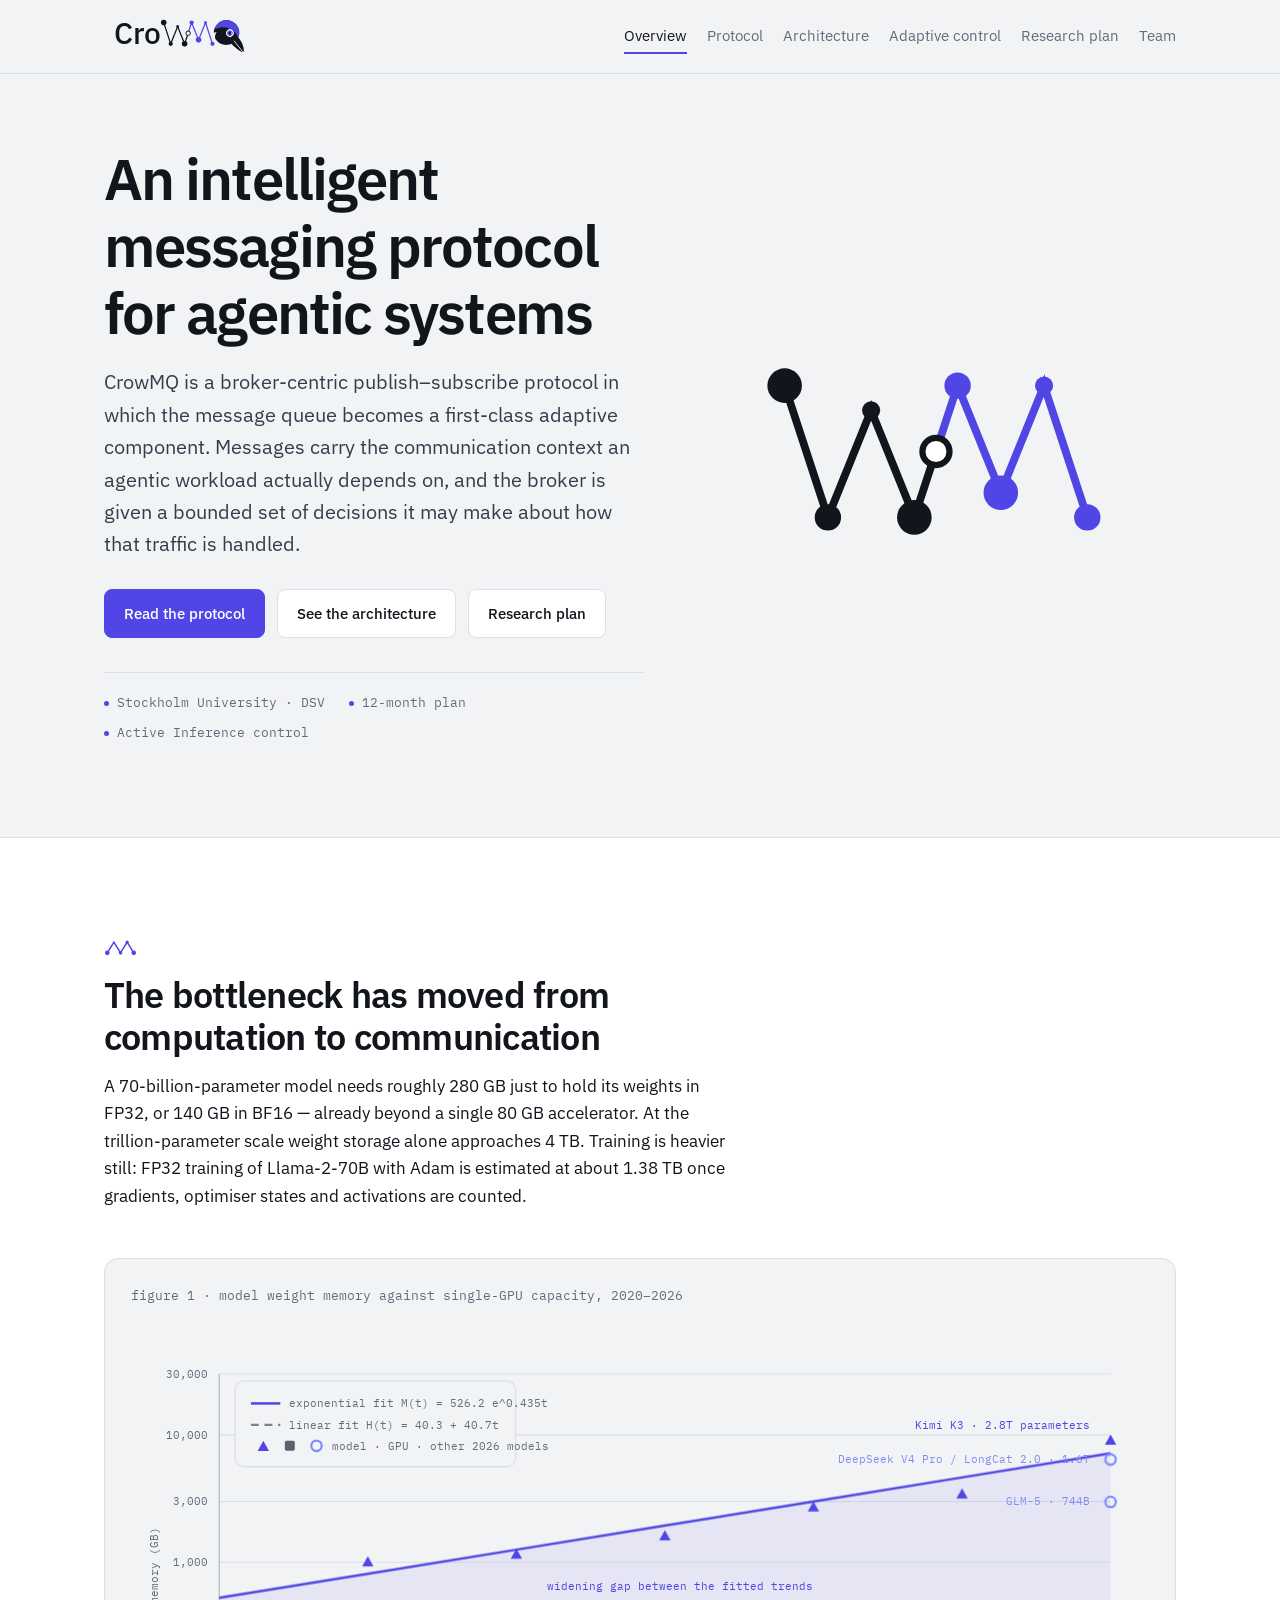
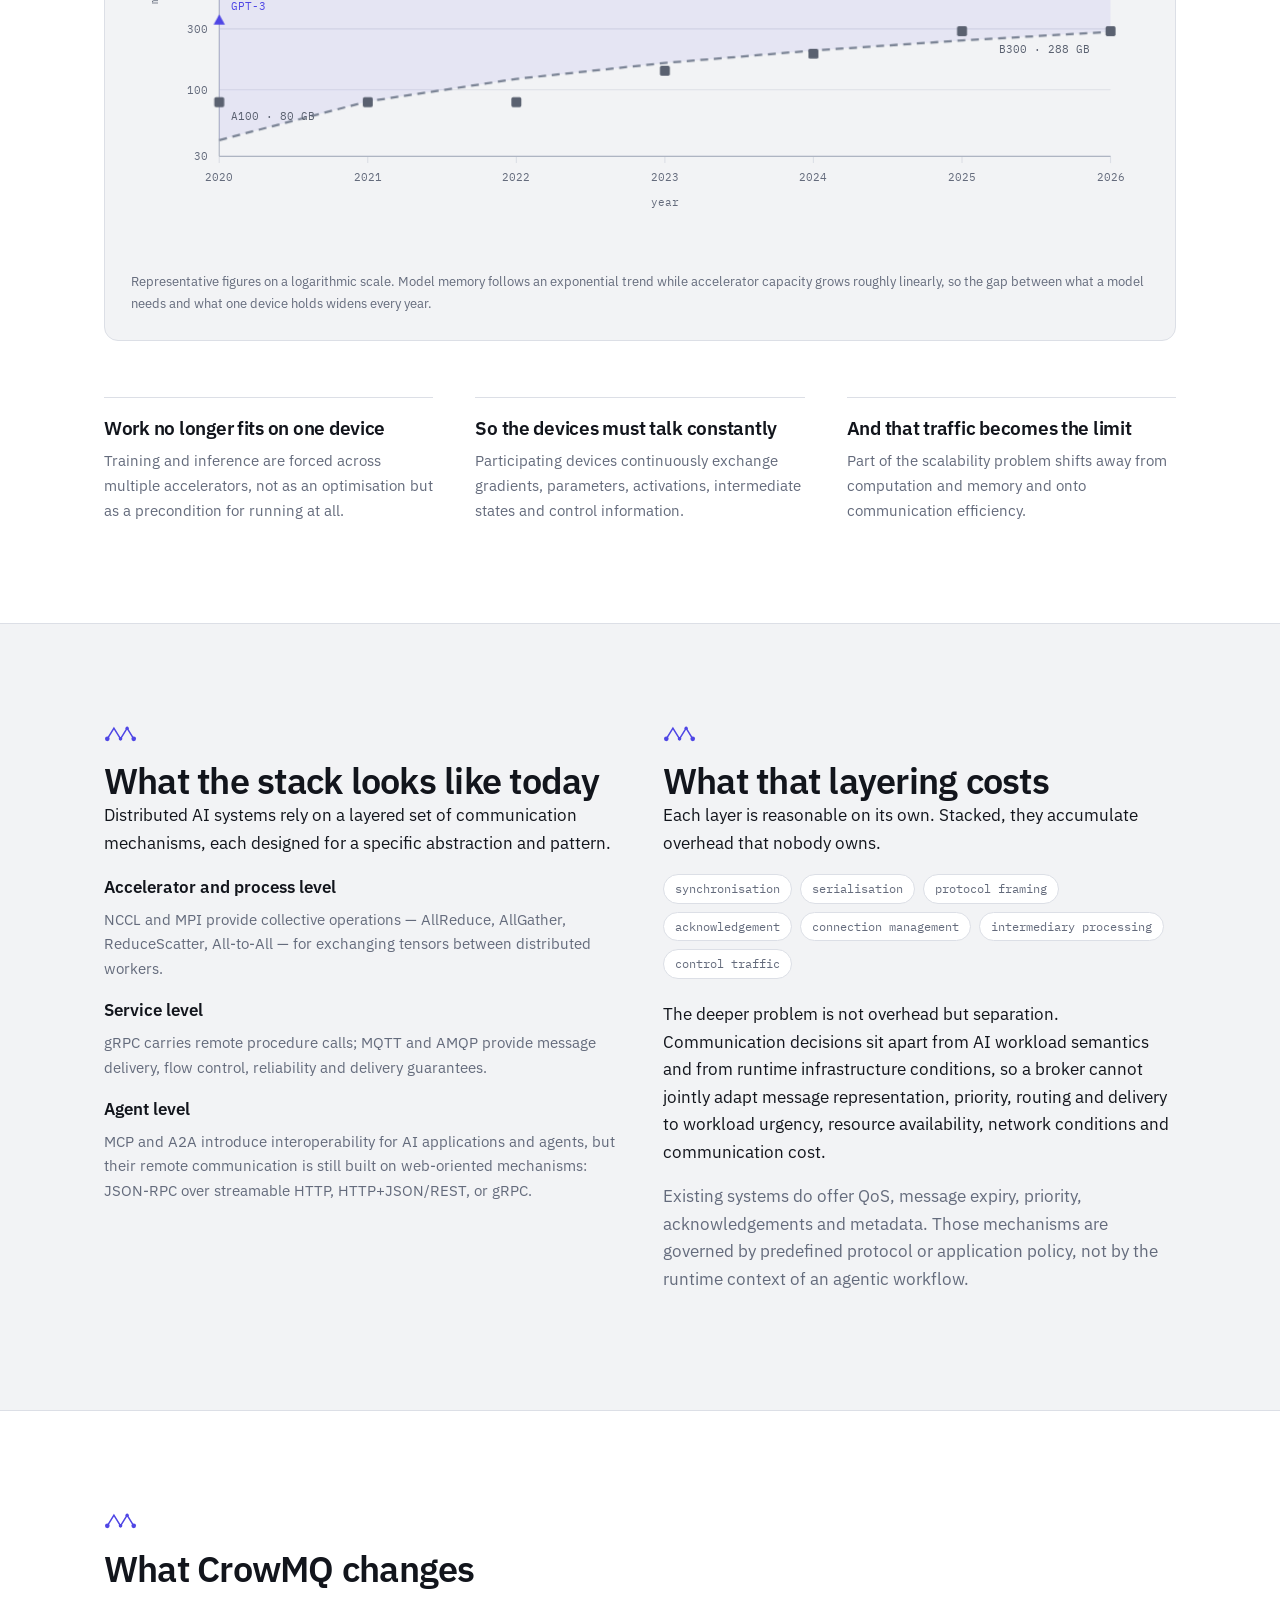
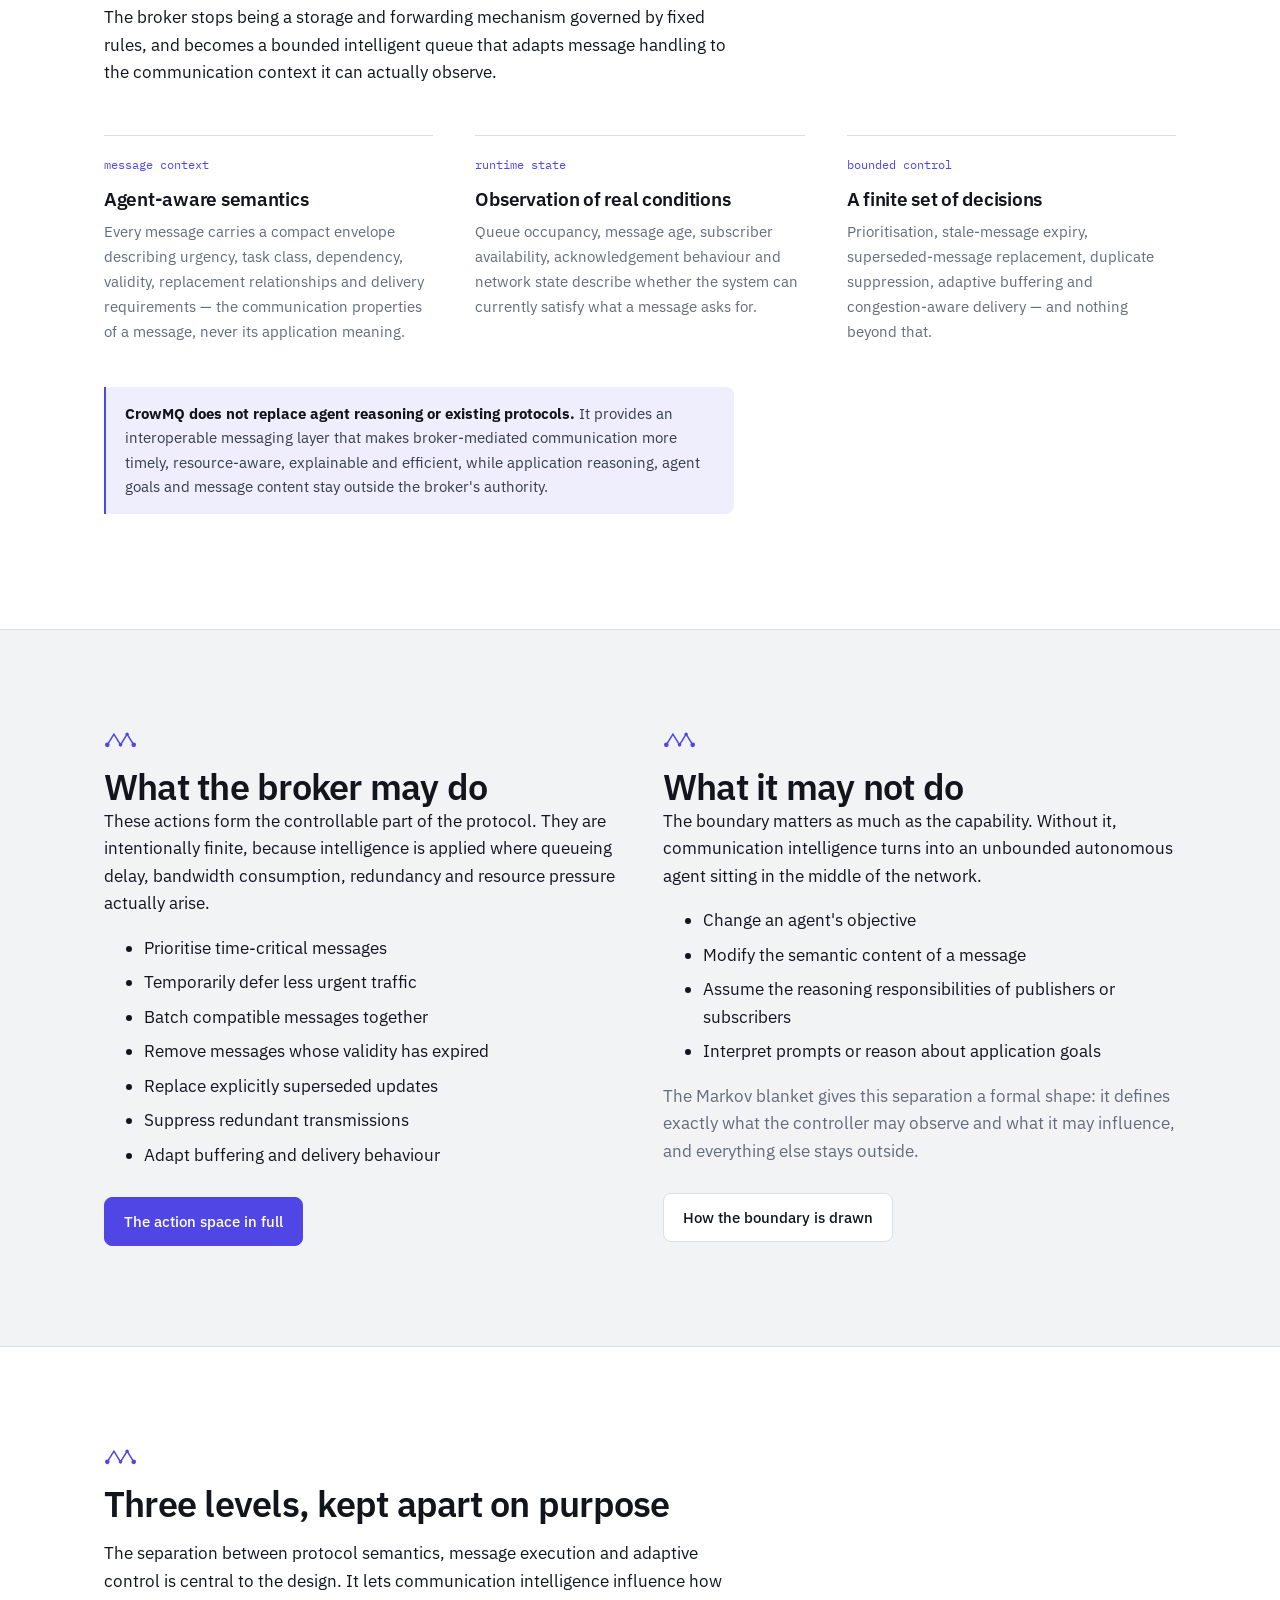
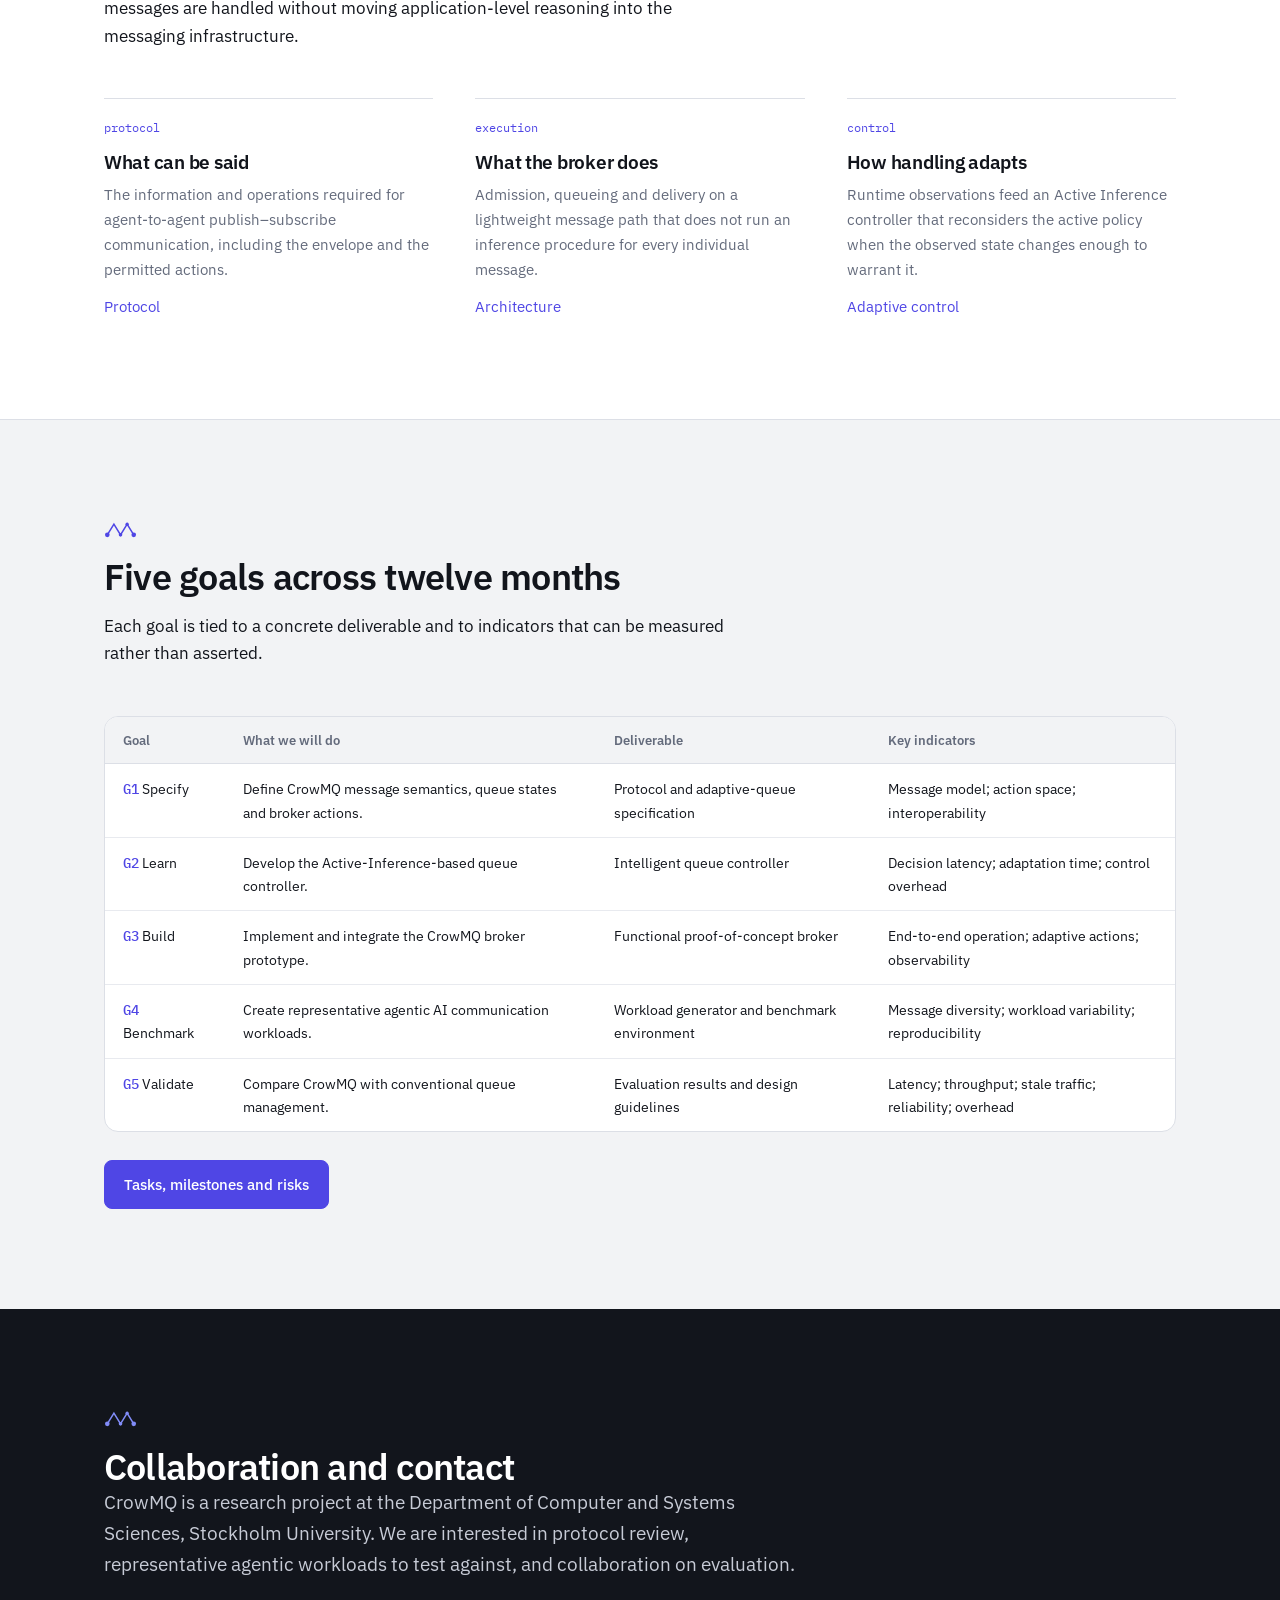
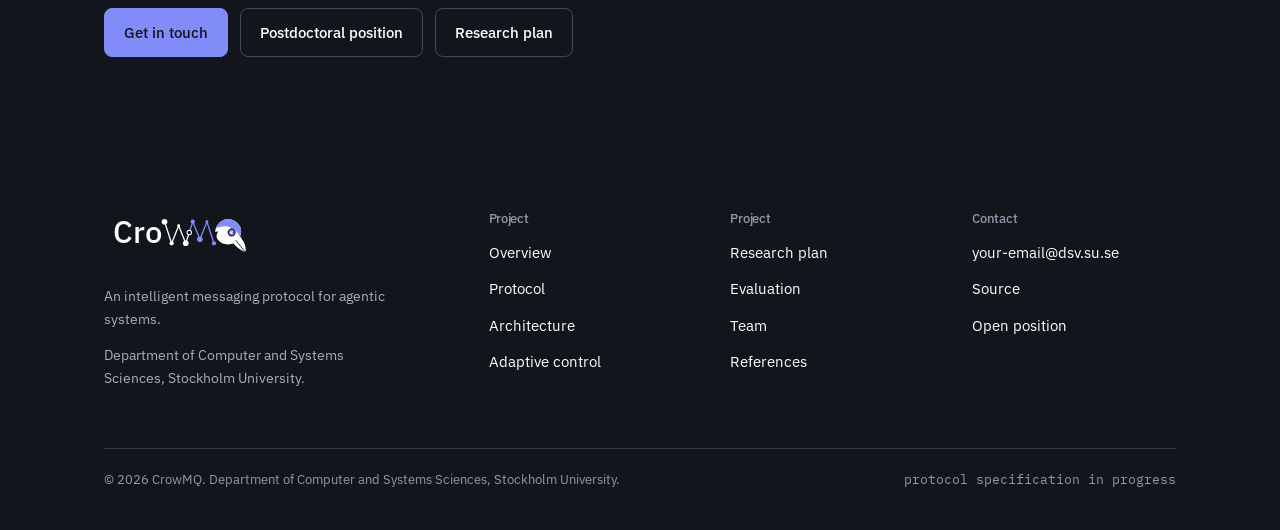
<file: index.html>
<!doctype html>
<html lang="en">
<head>
<meta charset="utf-8">
<meta name="viewport" content="width=device-width, initial-scale=1">
<title>CrowMQ — an intelligent messaging protocol for agentic systems</title>
<meta name="description" content="CrowMQ makes the message broker an adaptive component of agentic AI communication: agent-aware message context, a bounded action space, and an Active Inference controller.">
<meta name="theme-color" content="#F2F3F5">
<link rel="icon" href="assets/img/favicon.svg" type="image/svg+xml">
<link rel="canonical" href="https://your-username.github.io/crowmq-site/index.html">
<meta property="og:type" content="website">
<meta property="og:title" content="CrowMQ — an intelligent messaging protocol for agentic systems">
<meta property="og:description" content="CrowMQ makes the message broker an adaptive component of agentic AI communication: agent-aware message context, a bounded action space, and an Active Inference controller.">
<meta property="og:image" content="https://your-username.github.io/crowmq-site/assets/img/og-image.png">
<meta property="og:url" content="https://your-username.github.io/crowmq-site/index.html">
<meta name="twitter:card" content="summary_large_image">
<link rel="preconnect" href="https://fonts.googleapis.com">
<link rel="preconnect" href="https://fonts.gstatic.com" crossorigin>
<link href="https://fonts.googleapis.com/css2?family=IBM+Plex+Mono:wght@400;500&amp;family=IBM+Plex+Sans:wght@400;500;600&amp;display=swap" rel="stylesheet">
<style>
/* CrowMQ — site styles.
   Edit this file, then run `python3 tools/build.py` to regenerate the pages.
   Palette follows crowmq-brand-notes.md: ink #12151C, accent #4F46E5,
   counter #FFFFFF, with #818CF8 as the accent tint on dark surfaces. */

:root {
  --paper:      #F2F3F5;
  --surface:    #FFFFFF;
  --ink:        #12151C;
  --ink-soft:   #363C4B;
  --muted:      #646B7C;
  --line:       #DCDFE6;
  --line-soft:  #E8EAEF;
  --accent:     #4F46E5;
  --halo:       #818CF8;
  --wash:       #EEEEFC;

  --sans: "IBM Plex Sans", ui-sans-serif, system-ui, -apple-system, "Segoe UI", sans-serif;
  --mono: "IBM Plex Mono", ui-monospace, SFMono-Regular, Menlo, Consolas, monospace;

  --wrap: 1120px;
  --gut: 24px;
  --band: 100px;
}

* { box-sizing: border-box; }

html { -webkit-text-size-adjust: 100%; scroll-behavior: smooth; }
@media (prefers-reduced-motion: reduce) { html { scroll-behavior: auto; } }

body {
  margin: 0;
  background: var(--paper);
  color: var(--ink);
  font-family: var(--sans);
  font-size: 17px;
  line-height: 1.62;
  -webkit-font-smoothing: antialiased;
}

img, svg { max-width: 100%; }

a { color: var(--accent); text-decoration: none; }
a:hover { text-decoration: underline; text-underline-offset: 3px; }

:focus-visible { outline: 2px solid var(--accent); outline-offset: 3px; border-radius: 2px; }

h1, h2, h3, h4 { margin: 0; font-weight: 600; letter-spacing: -0.021em; line-height: 1.16; }
h1 { font-size: clamp(2.3rem, 5vw, 3.6rem); letter-spacing: -0.033em; }
h2 { font-size: clamp(1.65rem, 3vw, 2.25rem); }
h3 { font-size: 1.19rem; letter-spacing: -0.014em; }
h4 { font-size: 1rem; }
p  { margin: 0 0 1em; max-width: 70ch; }
ul, ol { max-width: 70ch; }
li { margin-bottom: 7px; }

.wrap { max-width: var(--wrap); margin: 0 auto; padding: 0 var(--gut); }
.muted { color: var(--muted); }
.lede { font-size: 1.19rem; color: var(--ink-soft); max-width: 64ch; }
.small { font-size: 0.875rem; }
.mono { font-family: var(--mono); }

/* ---------- navigation ---------- */

.nav {
  position: sticky; top: 0; z-index: 50;
  background: rgba(242, 243, 245, 0.88);
  backdrop-filter: blur(10px);
  border-bottom: 1px solid var(--line);
}
.nav-in {
  max-width: var(--wrap); margin: 0 auto; padding: 12px var(--gut);
  display: flex; align-items: center; gap: 26px;
}
.brand { display: inline-flex; align-items: center; }
.brand:hover { text-decoration: none; }
.brand svg { width: 146px; height: auto; display: block; }

.nav-links { display: flex; gap: 20px; margin-left: auto; align-items: center; }
.nav-links a {
  color: var(--muted); font-size: 0.93rem; padding: 4px 0;
  border-bottom: 2px solid transparent;
}
.nav-links a:hover { color: var(--ink); text-decoration: none; }
.nav-links a.on { color: var(--ink); border-bottom-color: var(--accent); }

.nav-toggle {
  display: none; margin-left: auto; background: var(--surface);
  border: 1px solid var(--line); color: var(--ink); border-radius: 8px;
  padding: 7px 11px; font: inherit; font-size: 0.9rem; cursor: pointer;
}

/* ---------- buttons ---------- */

.btn {
  display: inline-flex; align-items: center; gap: 9px;
  padding: 11px 19px; border-radius: 8px; font-size: 0.96rem; font-weight: 500;
  border: 1px solid var(--line); color: var(--ink); background: var(--surface);
  cursor: pointer; font-family: inherit;
  transition: border-color .15s ease, background-color .15s ease;
}
.btn:hover { text-decoration: none; border-color: #C3C8D2; }
.btn-primary { background: var(--accent); border-color: var(--accent); color: #fff; }
.btn-primary:hover { background: #4038CE; border-color: #4038CE; }
.btn-row { display: flex; flex-wrap: wrap; gap: 12px; margin-top: 28px; }

/* ---------- bands ---------- */

.band { padding: var(--band) 0; border-top: 1px solid var(--line); }
.band-alt { background: var(--surface); }
.band-ink { background: var(--ink); color: #fff; border-top: none; }
.band-ink h2, .band-ink h3, .band-ink h4 { color: #fff; }
.band-ink .lede, .band-ink p { color: #C7CBD6; }
.band-ink a { color: var(--halo); }
.band-ink .btn { background: transparent; border-color: rgba(255,255,255,.22); color: #fff; }
.band-ink .btn:hover { border-color: rgba(255,255,255,.45); }
.band-ink .btn-primary { background: var(--halo); border-color: var(--halo); color: var(--ink); }
.band-ink .btn-primary:hover { background: #9AA3F8; border-color: #9AA3F8; }
.band-ink .tick path { stroke: var(--halo); }
.band-ink .tick circle { fill: var(--halo); }

.band-head { max-width: 64ch; margin-bottom: 48px; }
.band-head h2 { margin-bottom: 15px; }
.band-head p:last-child { margin-bottom: 0; }

/* section marker: a fragment of the wordmark's network ligature */
.tick { display: block; width: 38px; height: auto; margin-bottom: 18px; }
.tick path { stroke: var(--accent); fill: none; stroke-width: 1.9; }
.tick circle { fill: var(--accent); }

/* ---------- hero ---------- */

.hero { padding: 72px 0 80px; }
.hero-grid { display: grid; grid-template-columns: 1.06fr 0.94fr; gap: 54px; align-items: center; }
.hero h1 { margin-bottom: 20px; }
.hero .lede { font-size: 1.25rem; }
.hero-facts {
  display: flex; flex-wrap: wrap; gap: 10px 24px; margin-top: 34px;
  padding-top: 20px; border-top: 1px solid var(--line);
  font-family: var(--mono); font-size: 0.8rem; color: var(--muted);
}
.hero-facts span { display: inline-flex; align-items: center; gap: 8px; }
.hero-facts i { width: 5px; height: 5px; border-radius: 50%; background: var(--accent); font-style: normal; }

/* ---------- feature blocks ---------- */

.cols { display: grid; gap: 38px 42px; }
.cols-2 { grid-template-columns: repeat(2, 1fr); }
.cols-3 { grid-template-columns: repeat(3, 1fr); }
.cols-4 { grid-template-columns: repeat(4, 1fr); }

.feat { border-top: 1px solid var(--line); padding-top: 19px; }
.band-ink .feat { border-top-color: rgba(255,255,255,.18); }
.feat h3 { margin-bottom: 9px; }
.feat p { color: var(--muted); font-size: 0.96rem; margin-bottom: 0; }
.band-ink .feat p { color: #A8AEBD; }
.feat-key { font-family: var(--mono); font-size: 0.77rem; color: var(--accent); display: block; margin-bottom: 13px; }
.band-ink .feat-key { color: var(--halo); }

/* ---------- panels ---------- */

.panel { background: var(--surface); border: 1px solid var(--line); border-radius: 14px; padding: 26px; }
.band-alt .panel { background: var(--paper); }
.band-ink .panel { background: #1A1E28; border-color: rgba(255,255,255,.14); }
.panel-title { font-family: var(--mono); font-size: 0.79rem; color: var(--muted); margin-bottom: 16px; }
.panel-cap { font-size: 0.83rem; color: var(--muted); margin: 18px 0 0; max-width: none; }
.band-ink .panel-title, .band-ink .panel-cap { color: #9099AB; }

/* ---------- code ---------- */

.code { position: relative; background: var(--ink); border-radius: 10px; margin: 0 0 20px; }
.code pre {
  margin: 0; padding: 17px 19px; overflow-x: auto;
  font-family: var(--mono); font-size: 0.85rem; line-height: 1.75; color: #D5D9E3;
}
.code .cm { color: #7B8496; }
.code .st { color: #A5B4FC; }
.code .kw { color: #C4B5FD; }
.copy {
  position: absolute; top: 9px; right: 9px; opacity: 0;
  background: rgba(255,255,255,.1); border: 1px solid rgba(255,255,255,.18); color: #C7CBD6;
  font: inherit; font-size: 0.73rem; font-family: var(--mono);
  padding: 4px 9px; border-radius: 6px; cursor: pointer; transition: opacity .15s ease;
}
.code:hover .copy, .copy:focus-visible { opacity: 1; }

/* ---------- steps ---------- */

.steps { list-style: none; margin: 0; padding: 0; counter-reset: s; max-width: none; }
.steps > li {
  counter-increment: s; position: relative;
  padding: 0 0 32px 58px; border-left: 1px solid var(--line); margin-left: 16px;
}
.steps > li:last-child { border-left-color: transparent; padding-bottom: 0; }
.steps > li::before {
  content: counter(s); position: absolute; left: -16px; top: -3px;
  width: 32px; height: 32px; border-radius: 50%;
  background: var(--surface); border: 1px solid var(--line); color: var(--accent);
  font-family: var(--mono); font-size: 0.82rem;
  display: grid; place-items: center;
}
.band-alt .steps > li::before { background: var(--paper); }
.steps h3 { margin-bottom: 7px; }
.steps p { color: var(--muted); }

/* ---------- tables ---------- */

.tbl-wrap { overflow-x: auto; border: 1px solid var(--line); border-radius: 14px; background: var(--surface); }
.band-alt .tbl-wrap { background: var(--paper); }
table { border-collapse: collapse; width: 100%; font-size: 0.9rem; min-width: 620px; }
th, td { text-align: left; padding: 13px 18px; border-bottom: 1px solid var(--line-soft); vertical-align: top; }
th { font-weight: 600; font-size: 0.79rem; color: var(--muted); background: var(--paper); border-bottom-color: var(--line); }
.band-alt th { background: var(--surface); }
tr:last-child td { border-bottom: none; }
td .id { font-family: var(--mono); color: var(--accent); font-weight: 500; }
code { font-family: var(--mono); font-size: 0.87em; color: var(--accent); background: var(--wash); padding: 1px 5px; border-radius: 4px; }
.code code, pre code { background: none; padding: 0; color: inherit; }

/* ---------- people ---------- */

.people { display: grid; grid-template-columns: repeat(3, 1fr); gap: 32px; }
.person { border-top: 1px solid var(--line); padding-top: 21px; }
.avatar {
  width: 68px; height: 68px; border-radius: 50%; margin-bottom: 16px;
  background: var(--wash); border: 1px solid var(--line);
  display: grid; place-items: center; overflow: hidden; object-fit: cover;
}
.avatar svg { width: 42px; height: auto; }
.person h3 { margin-bottom: 3px; }
.person .role { color: var(--accent); font-size: 0.84rem; font-family: var(--mono); margin-bottom: 9px; }
.person p { color: var(--muted); font-size: 0.93rem; margin-bottom: 9px; }

/* ---------- misc ---------- */

.note {
  border-left: 2px solid var(--accent); background: var(--wash);
  padding: 15px 19px; border-radius: 0 8px 8px 0; font-size: 0.93rem; color: var(--ink-soft);
}
.note strong { color: var(--ink); }

.tags { display: flex; flex-wrap: wrap; gap: 8px; margin: 0 0 8px; padding: 0; list-style: none; }
.tags li { font-family: var(--mono); font-size: 0.76rem; color: var(--muted); border: 1px solid var(--line); border-radius: 999px; padding: 4px 11px; margin: 0; background: var(--surface); }
.band-ink .tags li { background: transparent; border-color: rgba(255,255,255,.2); color: #A8AEBD; }

.split { display: grid; grid-template-columns: 1fr 1fr; gap: 46px; align-items: start; }
.split-wide { grid-template-columns: 1.25fr 0.75fr; }

.deflist { margin: 0; max-width: 64ch; }
.deflist dt { font-weight: 600; margin-top: 17px; }
.deflist dt:first-child { margin-top: 0; }
.deflist dd { margin: 5px 0 0; color: var(--muted); font-size: 0.95rem; }
.band-ink .deflist dd { color: #A8AEBD; }

.refs { font-size: 0.86rem; color: var(--muted); max-width: none; padding-left: 0; list-style: none; counter-reset: r; }
.refs li { counter-increment: r; padding-left: 38px; position: relative; margin-bottom: 11px; }
.refs li::before {
  content: "[" counter(r) "]"; position: absolute; left: 0; top: 0;
  font-family: var(--mono); font-size: 0.8rem; color: var(--accent);
}

/* ---------- footer ---------- */

.foot { background: var(--ink); color: #fff; padding: 54px 0 40px; }
.foot .brand svg { width: 148px; }
.foot h4 { font-size: 0.81rem; color: #9099AB; font-weight: 500; margin-bottom: 13px; }
.foot-grid { display: grid; grid-template-columns: 1.7fr 1fr 1fr 1fr; gap: 38px; }
.foot ul { list-style: none; margin: 0; padding: 0; }
.foot li { margin-bottom: 9px; }
.foot li a, .foot p a { color: #fff; font-size: 0.93rem; }
.foot p { color: #A8AEBD; }
.foot-note {
  margin-top: 44px; padding-top: 20px; border-top: 1px solid rgba(255,255,255,.14);
  display: flex; flex-wrap: wrap; gap: 12px 26px; justify-content: space-between;
  color: #9099AB; font-size: 0.84rem;
}

/* ---------- figures: shared ---------- */

.fig { width: 100%; height: auto; display: block; }
.fig .box { fill: var(--surface); stroke: var(--line); stroke-width: 1.2; }
.band-alt .fig .box { fill: var(--paper); }
.fig .box-accent { fill: var(--wash); stroke: var(--accent); stroke-width: 1.2; }
.fig .group { fill: none; stroke: var(--line); stroke-width: 1.2; stroke-dasharray: 5 4; }
.fig .group-accent { fill: none; stroke: var(--halo); stroke-width: 1.3; stroke-dasharray: 6 5; }
.fig .t { font-family: var(--sans); font-size: 12.5px; fill: var(--ink); font-weight: 500; }
.fig .t-lg { font-family: var(--sans); font-size: 14px; fill: var(--ink); font-weight: 600; }
.fig .t-sm { font-family: var(--mono); font-size: 9.5px; fill: var(--muted); }
.fig .t-key { font-family: var(--mono); font-size: 9.5px; fill: var(--accent); }
.fig .wire { fill: none; stroke: #B9BFCB; stroke-width: 1.2; }
.fig .wire-accent { fill: none; stroke: var(--accent); stroke-width: 1.4; }
.fig .axis { stroke: #AEB5C2; stroke-width: 1; }
.fig .grid { stroke: var(--line); stroke-width: 1; }

/* figure 1 */
.f1-gap { fill: var(--accent); opacity: 0; animation: gapIn 1.1s ease 1.4s forwards; }
.f1-fit-m { fill: none; stroke: var(--accent); stroke-width: 2.2; stroke-dasharray: 1000; stroke-dashoffset: 1000; animation: draw 1.7s ease forwards; }
.f1-fit-h { fill: none; stroke: #7A8394; stroke-width: 2; stroke-dasharray: 7 5; opacity: 0; animation: fadeIn 1s ease .7s forwards; }
.f1-pt { opacity: 0; animation: fadeIn .6s ease forwards; }
.f1-lab { font-family: var(--mono); font-size: 9.5px; opacity: 0; animation: fadeIn .6s ease 1.9s forwards; }
@keyframes draw { to { stroke-dashoffset: 0; } }
@keyframes fadeIn { to { opacity: 1; } }
@keyframes gapIn { to { opacity: .08; } }

/* figures 2 and 3 */
.pulse { fill: var(--accent); }
.pulse-halo { fill: var(--halo); }
.f2-msg { animation: f2msg 8s linear infinite; }
@keyframes f2msg {
  0%   { transform: translate(78px,  300px); opacity: 0; }
  5%   { opacity: 1; }
  18%  { transform: translate(200px, 300px); }
  34%  { transform: translate(336px, 300px); }
  50%  { transform: translate(452px, 300px); }
  64%  { transform: translate(568px, 300px); }
  78%  { transform: translate(676px, 300px); }
  92%  { transform: translate(812px, 300px); opacity: 1; }
  100% { transform: translate(944px, 300px); opacity: 0; }
}
.f2-ctrl { animation: f2ctrl 8s ease-in-out infinite; }
@keyframes f2ctrl {
  0%, 14%  { transform: translate(358px, 150px); opacity: 0; }
  20%      { opacity: 1; }
  36%      { transform: translate(508px, 150px); opacity: 1; }
  52%      { transform: translate(650px, 150px); opacity: 1; }
  68%      { transform: translate(505px, 214px); opacity: 1; }
  82%,100% { transform: translate(452px, 258px); opacity: 0; }
}
.f3-orbit { transform-origin: 450px 236px; animation: spin 10s linear infinite; }
.f3-orbit > .pulse { transform-origin: 450px 236px; animation: counterspin 10s linear infinite; }
@keyframes spin { to { transform: rotate(360deg); } }
@keyframes counterspin { to { transform: rotate(-360deg); } }

/* figure 4 */
.f4-bar { transform-origin: left center; transform: scaleX(0); animation: grow .85s cubic-bezier(.2,.7,.3,1) forwards; }
@keyframes grow { to { transform: scaleX(1); } }

/* ---------- animated network ligature ---------- */

.hero-art { display: grid; place-items: center; }
.ligature { width: 100%; max-width: 420px; height: auto; display: block; }
.lig-wire-ink { fill: none; stroke: var(--ink); stroke-width: 1.9; }
.lig-wire-accent { fill: none; stroke: var(--accent); stroke-width: 1.9; }
.lig-node-ink { fill: var(--ink); }
.lig-node-accent { fill: var(--accent); }
.lig-hollow { fill: var(--surface); stroke: var(--ink); stroke-width: 1.5; }
.lig-glow { stroke: var(--halo); stroke-linecap: round; fill: none; opacity: 0; animation: chan 3.6s ease-in-out infinite; }
.lig-packet { fill: var(--halo); opacity: 0; animation: chan 3.6s ease-in-out infinite; }
.lig-halo { fill: var(--halo); opacity: 0; animation: haloPulse 3.6s ease-in-out infinite; transform-box: fill-box; transform-origin: center; }
@keyframes chan { 0%, 100% { opacity: 0; } 45%, 55% { opacity: .6; } }
@keyframes haloPulse { 0%, 100% { opacity: 0; transform: scale(1); } 50% { opacity: .4; transform: scale(2.2); } }

@media (prefers-reduced-motion: reduce) {
  .f1-gap { opacity: .08; animation: none; }
  .f1-fit-m { stroke-dashoffset: 0; animation: none; }
  .f1-fit-h, .f1-pt, .f1-lab { opacity: 1; animation: none; }
  .f4-bar { transform: scaleX(1); animation: none; }
  .f2-msg, .f2-ctrl, .f3-orbit, .f3-orbit > .pulse,
  .lig-glow, .lig-packet, .lig-halo { animation: none; }
  .f2-msg { transform: translate(391px, 300px); opacity: 1; }
  .f2-ctrl { transform: translate(508px, 150px); opacity: 1; }
  .lig-glow, .lig-packet { opacity: .45; }
}

/* ---------- responsive ---------- */

@media (max-width: 920px) {
  :root { --band: 72px; }
  .hero-grid, .split, .split-wide, .cols-2, .cols-3, .cols-4 { grid-template-columns: 1fr; }
  .hero-grid { gap: 40px; }
  .people { grid-template-columns: repeat(2, 1fr); }
  .foot-grid { grid-template-columns: 1fr 1fr; }
  .nav-toggle { display: block; }
  .brand svg { width: 128px; }
  .nav-links {
    display: none; position: absolute; left: 0; right: 0; top: 100%;
    flex-direction: column; align-items: flex-start; gap: 0;
    background: var(--surface); border-bottom: 1px solid var(--line); padding: 6px var(--gut) 16px;
  }
  .nav-links.open { display: flex; }
  .nav-links a { padding: 11px 0; width: 100%; border-bottom: 1px solid var(--line-soft); }
}

@media (max-width: 560px) {
  body { font-size: 16px; }
  .people { grid-template-columns: 1fr; }
  .foot-grid { grid-template-columns: 1fr; gap: 26px; }
  .btn { width: 100%; justify-content: center; }
}

</style>
</head>
<body>
<header class="nav">
  <div class="nav-in">
    <a class="brand" href="index.html"><svg viewBox="6 4 220 74" xmlns="http://www.w3.org/2000/svg" role="img" aria-label="CrowMQ"><text x="92" y="52" text-anchor="end" font-family="IBM Plex Sans, sans-serif" font-size="45.5" font-weight="500" fill="#12151C">Cro</text><g transform="translate(96,20)"><path d="M0,0 L10.5,32 L21,6 L31.5,32 L36.75,16" fill="none" stroke="#12151C" stroke-width="1.9"/><path d="M36.75,16 L42,0 L52.5,26 L63,0 L73.5,32" fill="none" stroke="#4F46E5" stroke-width="1.9"/><circle cx="0" cy="0" r="4.2" fill="#12151C"/><circle cx="10.5" cy="32" r="3.2" fill="#12151C"/><circle cx="21" cy="6" r="2.2" fill="#12151C"/><circle cx="31.5" cy="32" r="4.2" fill="#12151C"/><circle cx="42" cy="0" r="3.2" fill="#4F46E5"/><circle cx="52.5" cy="26" r="4.2" fill="#4F46E5"/><circle cx="63" cy="0" r="2.2" fill="#4F46E5"/><circle cx="73.5" cy="32" r="3.2" fill="#4F46E5"/><circle cx="36.75" cy="16" r="3.3" fill="#FFFFFF" stroke="#12151C" stroke-width="1.5"/></g><g transform="translate(191,37.9) rotate(45) scale(0.48)"><path d="M32,-18 C26,-36 10,-44 -6,-43 C-28,-42 -44,-26 -44,-4 C-44,8 -40,18 -33,25 L-28,17 C-24,29 -20,35 -10,36 C8,39 26,26 32,8 C34,0 34,-10 32,-18 Z" fill="#12151C"/><path d="M32,-18 C26,-36 10,-44 -6,-43 C-28,-42 -44,-26 -44,-4 C-43,4 -41,10 -38,15 C-34,0 -24,-12 -8,-19 C6,-25 24,-24 32,-18 Z" fill="#4F46E5"/><path d="M32,-20 L40,-18 C54,-16 66,-10 76,0 L72,6 C56,10 42,11 30,10 C30,0 31,-10 32,-20 Z" fill="#12151C"/><path d="M31,-2 C45,0 60,1 73,3" fill="none" stroke="#FFFFFF" stroke-width="2.5" stroke-linecap="round"/><circle cx="4" cy="-10" r="12" fill="#FFFFFF"/><circle cx="4" cy="-10" r="8.5" fill="#4F46E5"/><circle cx="4" cy="-10" r="3.8" fill="#12151C"/><circle cx="7.5" cy="-13.5" r="1.8" fill="#FFFFFF"/></g></svg></a>
    <button class="nav-toggle" aria-expanded="false" aria-controls="nav-links">Menu</button>
    <nav class="nav-links" id="nav-links"><a href="index.html" class="on">Overview</a><a href="protocol.html">Protocol</a><a href="architecture.html">Architecture</a><a href="adaptive.html">Adaptive control</a><a href="plan.html">Research plan</a><a href="team.html">Team</a></nav>
  </div>
</header>
<main>
<section class="hero">
  <div class="wrap hero-grid">
    <div>
      <h1>An intelligent messaging protocol for agentic systems</h1>
      <p class="lede">CrowMQ is a broker-centric publish–subscribe protocol in which the message
      queue becomes a first-class adaptive component. Messages carry the communication context an
      agentic workload actually depends on, and the broker is given a bounded set of decisions it
      may make about how that traffic is handled.</p>
      <div class="btn-row">
        <a class="btn btn-primary" href="protocol.html">Read the protocol</a>
        <a class="btn" href="architecture.html">See the architecture</a>
        <a class="btn" href="plan.html">Research plan</a>
      </div>
      <p class="hero-facts">
        <span><i></i>Stockholm University · DSV</span>
        <span><i></i>12-month plan</span>
        <span><i></i>Active Inference control</span>
      </p>
    </div>
    <div class="hero-art"><svg class="ligature" viewBox="-14 -14 102 60" xmlns="http://www.w3.org/2000/svg" role="img" aria-label="A network of eight nodes with messages crossing several channels at once"><line class="lig-glow" x1="0" y1="0" x2="10.5" y2="32" stroke-width="5" style="animation-delay:0.0s"/><line class="lig-glow" x1="10.5" y1="32" x2="21" y2="6" stroke-width="5" style="animation-delay:-2.1s"/><line class="lig-glow" x1="21" y1="6" x2="31.5" y2="32" stroke-width="5" style="animation-delay:-0.7s"/><line class="lig-glow" x1="31.5" y1="32" x2="42" y2="0" stroke-width="5" style="animation-delay:-3.0s"/><line class="lig-glow" x1="42" y1="0" x2="52.5" y2="26" stroke-width="5" style="animation-delay:-1.4s"/><line class="lig-glow" x1="52.5" y1="26" x2="63" y2="0" stroke-width="5" style="animation-delay:-2.6s"/><line class="lig-glow" x1="63" y1="0" x2="73.5" y2="32" stroke-width="5" style="animation-delay:-0.35s"/><path class="lig-wire-ink" d="M0,0 L10.5,32 L21,6 L31.5,32 L36.75,16"/><path class="lig-wire-accent" d="M36.75,16 L42,0 L52.5,26 L63,0 L73.5,32"/><circle class="lig-halo" cx="0" cy="0" r="4.2" style="animation-delay:0.0s"/><circle class="lig-node-ink" cx="0" cy="0" r="4.2"/><circle class="lig-halo" cx="10.5" cy="32" r="3.2" style="animation-delay:-2.1s"/><circle class="lig-node-ink" cx="10.5" cy="32" r="3.2"/><circle class="lig-halo" cx="21" cy="6" r="2.2" style="animation-delay:-0.7s"/><circle class="lig-node-ink" cx="21" cy="6" r="2.2"/><circle class="lig-halo" cx="31.5" cy="32" r="4.2" style="animation-delay:-3.0s"/><circle class="lig-node-ink" cx="31.5" cy="32" r="4.2"/><circle class="lig-halo" cx="42" cy="0" r="3.2" style="animation-delay:-1.4s"/><circle class="lig-node-accent" cx="42" cy="0" r="3.2"/><circle class="lig-halo" cx="52.5" cy="26" r="4.2" style="animation-delay:-2.6s"/><circle class="lig-node-accent" cx="52.5" cy="26" r="4.2"/><circle class="lig-halo" cx="63" cy="0" r="2.2" style="animation-delay:-0.35s"/><circle class="lig-node-accent" cx="63" cy="0" r="2.2"/><circle class="lig-halo" cx="73.5" cy="32" r="3.2" style="animation-delay:0.0s"/><circle class="lig-node-accent" cx="73.5" cy="32" r="3.2"/><circle class="lig-hollow" cx="36.75" cy="16" r="3.3"/><circle class="lig-packet" r="2.4" style="animation-delay:0.0s"><animateMotion dur="3.6s" begin="0.0s" repeatCount="indefinite" path="M0,0 L10.5,32"/></circle><circle class="lig-packet" r="2.4" style="animation-delay:-2.1s"><animateMotion dur="3.6s" begin="-2.1s" repeatCount="indefinite" path="M10.5,32 L21,6"/></circle><circle class="lig-packet" r="2.4" style="animation-delay:-0.7s"><animateMotion dur="3.6s" begin="-0.7s" repeatCount="indefinite" path="M21,6 L31.5,32"/></circle><circle class="lig-packet" r="2.4" style="animation-delay:-3.0s"><animateMotion dur="3.6s" begin="-3.0s" repeatCount="indefinite" path="M31.5,32 L42,0"/></circle><circle class="lig-packet" r="2.4" style="animation-delay:-1.4s"><animateMotion dur="3.6s" begin="-1.4s" repeatCount="indefinite" path="M42,0 L52.5,26"/></circle><circle class="lig-packet" r="2.4" style="animation-delay:-2.6s"><animateMotion dur="3.6s" begin="-2.6s" repeatCount="indefinite" path="M52.5,26 L63,0"/></circle><circle class="lig-packet" r="2.4" style="animation-delay:-0.35s"><animateMotion dur="3.6s" begin="-0.35s" repeatCount="indefinite" path="M63,0 L73.5,32"/></circle></svg></div>
  </div>
</section>

<section class="band band-alt">
  <div class="wrap">
    <div class="band-head">
      <svg class="tick" viewBox="0 0 46 22" xmlns="http://www.w3.org/2000/svg" aria-hidden="true"><path d="M4,18 L12,5 L20,18 L28,5 L36,18" stroke-linecap="round"/><circle cx="4" cy="18" r="2.8"/><circle cx="20" cy="18" r="2.2"/><circle cx="36" cy="18" r="2.8"/><circle cx="28" cy="5" r="2"/></svg>
      <h2>The bottleneck has moved from computation to communication</h2>
      <p>A 70-billion-parameter model needs roughly 280&nbsp;GB just to hold its weights in FP32,
      or 140&nbsp;GB in BF16 — already beyond a single 80&nbsp;GB accelerator. At the
      trillion-parameter scale weight storage alone approaches 4&nbsp;TB. Training is heavier
      still: FP32 training of Llama-2-70B with Adam is estimated at about 1.38&nbsp;TB once
      gradients, optimiser states and activations are counted.</p>
    </div>
    <div class="panel">
      <p class="panel-title">figure 1 · model weight memory against single-GPU capacity, 2020–2026</p>
      <svg class="fig" viewBox="0 0 900 470" xmlns="http://www.w3.org/2000/svg" role="img" aria-label="Log-scale chart, 2020 to 2026. Representative model weight memory rises exponentially from about 500 gigabytes to several terabytes, while single-GPU memory rises roughly linearly from 80 to 288 gigabytes. The gap between the two trends widens every year."><defs><marker id="a1" viewBox="0 0 10 10" refX="9" refY="5" markerWidth="6.5" markerHeight="6.5" orient="auto"><path d="M0,0 L10,5 L0,10 z" fill="#B9BFCB"/></marker><marker id="a2" viewBox="0 0 10 10" refX="9" refY="5" markerWidth="6.5" markerHeight="6.5" orient="auto"><path d="M0,0 L10,5 L0,10 z" fill="#4F46E5"/></marker></defs><line class="grid" x1="78" y1="384.0" x2="866" y2="384.0"/><text class="t-sm" x="68" y="387.5" text-anchor="end">30</text><line class="grid" x1="78" y1="325.1" x2="866" y2="325.1"/><text class="t-sm" x="68" y="328.6" text-anchor="end">100</text><line class="grid" x1="78" y1="271.3" x2="866" y2="271.3"/><text class="t-sm" x="68" y="274.8" text-anchor="end">300</text><line class="grid" x1="78" y1="212.4" x2="866" y2="212.4"/><text class="t-sm" x="68" y="215.9" text-anchor="end">1,000</text><line class="grid" x1="78" y1="158.7" x2="866" y2="158.7"/><text class="t-sm" x="68" y="162.2" text-anchor="end">3,000</text><line class="grid" x1="78" y1="99.8" x2="866" y2="99.8"/><text class="t-sm" x="68" y="103.3" text-anchor="end">10,000</text><line class="grid" x1="78" y1="46.0" x2="866" y2="46.0"/><text class="t-sm" x="68" y="49.5" text-anchor="end">30,000</text><line class="grid" x1="78.0" y1="384" x2="78.0" y2="390"/><text class="t-sm" x="78.0" y="406" text-anchor="middle">2020</text><line class="grid" x1="209.3" y1="384" x2="209.3" y2="390"/><text class="t-sm" x="209.3" y="406" text-anchor="middle">2021</text><line class="grid" x1="340.7" y1="384" x2="340.7" y2="390"/><text class="t-sm" x="340.7" y="406" text-anchor="middle">2022</text><line class="grid" x1="472.0" y1="384" x2="472.0" y2="390"/><text class="t-sm" x="472.0" y="406" text-anchor="middle">2023</text><line class="grid" x1="603.3" y1="384" x2="603.3" y2="390"/><text class="t-sm" x="603.3" y="406" text-anchor="middle">2024</text><line class="grid" x1="734.7" y1="384" x2="734.7" y2="390"/><text class="t-sm" x="734.7" y="406" text-anchor="middle">2025</text><line class="grid" x1="866.0" y1="384" x2="866.0" y2="390"/><text class="t-sm" x="866.0" y="406" text-anchor="middle">2026</text><line class="axis" x1="78" y1="46" x2="78" y2="384"/><line class="axis" x1="78" y1="384" x2="866" y2="384"/><text class="t-sm" transform="translate(24,215) rotate(-90)" text-anchor="middle">memory (GB)</text><text class="t-sm" x="472" y="428" text-anchor="middle">year</text><path class="f1-gap" d="M78.0,243.8 L209.3,222.6 L340.7,201.3 L472.0,180.0 L603.3,158.7 L734.7,137.4 L866.0,116.1 L866.0,273.9 L734.7,281.5 L603.3,290.4 L472.0,301.4 L340.7,315.5 L209.3,335.4 L78.0,369.6 Z"/><path class="f1-fit-h" d="M78.0,369.6 L209.3,335.4 L340.7,315.5 L472.0,301.4 L603.3,290.4 L734.7,281.5 L866.0,273.9"/><path class="f1-fit-m" d="M78.0,243.8 L209.3,222.6 L340.7,201.3 L472.0,180.0 L603.3,158.7 L734.7,137.4 L866.0,116.1"/><path class="f1-pt" style="animation-delay:1.50s" d="M78.0,258.4 L83.0,267.4 L73.0,267.4 Z" fill="#4F46E5"/><path class="f1-pt" style="animation-delay:1.57s" d="M209.3,207.0 L214.3,216.0 L204.3,216.0 Z" fill="#4F46E5"/><path class="f1-pt" style="animation-delay:1.64s" d="M340.7,200.2 L345.7,209.2 L335.7,209.2 Z" fill="#4F46E5"/><path class="f1-pt" style="animation-delay:1.71s" d="M472.0,184.0 L477.0,193.0 L467.0,193.0 Z" fill="#4F46E5"/><path class="f1-pt" style="animation-delay:1.78s" d="M603.3,158.4 L608.3,167.4 L598.3,167.4 Z" fill="#4F46E5"/><path class="f1-pt" style="animation-delay:1.85s" d="M734.7,147.1 L739.7,156.1 L729.7,156.1 Z" fill="#4F46E5"/><path class="f1-pt" style="animation-delay:1.92s" d="M866.0,99.5 L871.0,108.5 L861.0,108.5 Z" fill="#4F46E5"/><rect class="f1-pt" style="animation-delay:1.99s" x="73.6" y="331.6" width="8.8" height="8.8" rx="1.5" fill="#5A6170"/><rect class="f1-pt" style="animation-delay:2.06s" x="204.9" y="331.6" width="8.8" height="8.8" rx="1.5" fill="#5A6170"/><rect class="f1-pt" style="animation-delay:2.13s" x="336.3" y="331.6" width="8.8" height="8.8" rx="1.5" fill="#5A6170"/><rect class="f1-pt" style="animation-delay:2.20s" x="467.6" y="303.9" width="8.8" height="8.8" rx="1.5" fill="#5A6170"/><rect class="f1-pt" style="animation-delay:2.27s" x="598.9" y="288.8" width="8.8" height="8.8" rx="1.5" fill="#5A6170"/><rect class="f1-pt" style="animation-delay:2.34s" x="730.3" y="268.9" width="8.8" height="8.8" rx="1.5" fill="#5A6170"/><rect class="f1-pt" style="animation-delay:2.41s" x="861.6" y="268.9" width="8.8" height="8.8" rx="1.5" fill="#5A6170"/><circle class="f1-pt" style="animation-delay:2.48s" cx="866.0" cy="121.6" r="4.6" fill="none" stroke="#818CF8" stroke-width="2"/><circle class="f1-pt" style="animation-delay:2.55s" cx="866.0" cy="159.1" r="4.6" fill="none" stroke="#818CF8" stroke-width="2"/><text class="f1-lab" x="88" y="255" fill="#4F46E5">GPT-3</text><text class="f1-lab" x="88" y="352" fill="#5A6170">A100 · 80 GB</text><text class="f1-lab" x="848" y="95" fill="#4F46E5" text-anchor="end">Kimi K3 · 2.8T parameters</text><text class="f1-lab" x="848" y="125" fill="#818CF8" text-anchor="end">DeepSeek V4 Pro / LongCat 2.0 · 1.6T</text><text class="f1-lab" x="848" y="162" fill="#818CF8" text-anchor="end">GLM-5 · 744B</text><text class="f1-lab" x="848" y="293" fill="#5A6170" text-anchor="end">B300 · 288 GB</text><text class="f1-lab" x="485" y="237" fill="#4F46E5" text-anchor="middle">widening gap between the fitted trends</text><rect class="box" x="92" y="52" width="248" height="76" rx="8"/><line x1="106" y1="72" x2="132" y2="72" stroke="#4F46E5" stroke-width="2.2"/><text class="t-sm" x="140" y="75.5">exponential fit  M(t) = 526.2 e^0.435t</text><line x1="106" y1="91" x2="132" y2="91" stroke="#7A8394" stroke-width="2" stroke-dasharray="7 5"/><text class="t-sm" x="140" y="94.5">linear fit  H(t) = 40.3 + 40.7t</text><path d="M112,114 L117,105 L122,114 Z" fill="#4F46E5"/><rect x="136" y="105" width="8.8" height="8.8" rx="1.5" fill="#5A6170"/><circle cx="164" cy="109.5" r="4.6" fill="none" stroke="#818CF8" stroke-width="2"/><text class="t-sm" x="178" y="113">model · GPU · other 2026 models</text></svg>
      <p class="panel-cap">Representative figures on a logarithmic scale. Model memory follows an
      exponential trend while accelerator capacity grows roughly linearly, so the gap between what
      a model needs and what one device holds widens every year.</p>
    </div>
    <div class="cols cols-3" style="margin-top:56px">
      <div class="feat">
        <h3>Work no longer fits on one device</h3>
        <p>Training and inference are forced across multiple accelerators, not as an optimisation
        but as a precondition for running at all.</p>
      </div>
      <div class="feat">
        <h3>So the devices must talk constantly</h3>
        <p>Participating devices continuously exchange gradients, parameters, activations,
        intermediate states and control information.</p>
      </div>
      <div class="feat">
        <h3>And that traffic becomes the limit</h3>
        <p>Part of the scalability problem shifts away from computation and memory and onto
        communication efficiency.</p>
      </div>
    </div>
  </div>
</section>

<section class="band">
  <div class="wrap split">
    <div>
      <svg class="tick" viewBox="0 0 46 22" xmlns="http://www.w3.org/2000/svg" aria-hidden="true"><path d="M4,18 L12,5 L20,18 L28,5 L36,18" stroke-linecap="round"/><circle cx="4" cy="18" r="2.8"/><circle cx="20" cy="18" r="2.2"/><circle cx="36" cy="18" r="2.8"/><circle cx="28" cy="5" r="2"/></svg>
      <h2>What the stack looks like today</h2>
      <p>Distributed AI systems rely on a layered set of communication mechanisms, each designed
      for a specific abstraction and pattern.</p>
      <dl class="deflist">
        <dt>Accelerator and process level</dt>
        <dd>NCCL and MPI provide collective operations — AllReduce, AllGather, ReduceScatter,
        All-to-All — for exchanging tensors between distributed workers.</dd>
        <dt>Service level</dt>
        <dd>gRPC carries remote procedure calls; MQTT and AMQP provide message delivery, flow
        control, reliability and delivery guarantees.</dd>
        <dt>Agent level</dt>
        <dd>MCP and A2A introduce interoperability for AI applications and agents, but their remote
        communication is still built on web-oriented mechanisms: JSON-RPC over streamable HTTP,
        HTTP+JSON/REST, or gRPC.</dd>
      </dl>
    </div>
    <div>
      <svg class="tick" viewBox="0 0 46 22" xmlns="http://www.w3.org/2000/svg" aria-hidden="true"><path d="M4,18 L12,5 L20,18 L28,5 L36,18" stroke-linecap="round"/><circle cx="4" cy="18" r="2.8"/><circle cx="20" cy="18" r="2.2"/><circle cx="36" cy="18" r="2.8"/><circle cx="28" cy="5" r="2"/></svg>
      <h2>What that layering costs</h2>
      <p>Each layer is reasonable on its own. Stacked, they accumulate overhead that nobody owns.</p>
      <ul class="tags" style="margin-bottom:22px">
        <li>synchronisation</li>
        <li>serialisation</li>
        <li>protocol framing</li>
        <li>acknowledgement</li>
        <li>connection management</li>
        <li>intermediary processing</li>
        <li>control traffic</li>
      </ul>
      <p>The deeper problem is not overhead but separation. Communication decisions sit apart from
      AI workload semantics and from runtime infrastructure conditions, so a broker cannot jointly
      adapt message representation, priority, routing and delivery to workload urgency, resource
      availability, network conditions and communication cost.</p>
      <p class="muted">Existing systems do offer QoS, message expiry, priority, acknowledgements and
      metadata. Those mechanisms are governed by predefined protocol or application policy, not by
      the runtime context of an agentic workflow.</p>
    </div>
  </div>
</section>

<section class="band band-alt">
  <div class="wrap">
    <div class="band-head">
      <svg class="tick" viewBox="0 0 46 22" xmlns="http://www.w3.org/2000/svg" aria-hidden="true"><path d="M4,18 L12,5 L20,18 L28,5 L36,18" stroke-linecap="round"/><circle cx="4" cy="18" r="2.8"/><circle cx="20" cy="18" r="2.2"/><circle cx="36" cy="18" r="2.8"/><circle cx="28" cy="5" r="2"/></svg>
      <h2>What CrowMQ changes</h2>
      <p>The broker stops being a storage and forwarding mechanism governed by fixed rules, and
      becomes a bounded intelligent queue that adapts message handling to the communication context
      it can actually observe.</p>
    </div>
    <div class="cols cols-3">
      <div class="feat">
        <span class="feat-key">message context</span>
        <h3>Agent-aware semantics</h3>
        <p>Every message carries a compact envelope describing urgency, task class, dependency,
        validity, replacement relationships and delivery requirements — the communication
        properties of a message, never its application meaning.</p>
      </div>
      <div class="feat">
        <span class="feat-key">runtime state</span>
        <h3>Observation of real conditions</h3>
        <p>Queue occupancy, message age, subscriber availability, acknowledgement behaviour and
        network state describe whether the system can currently satisfy what a message asks for.</p>
      </div>
      <div class="feat">
        <span class="feat-key">bounded control</span>
        <h3>A finite set of decisions</h3>
        <p>Prioritisation, stale-message expiry, superseded-message replacement, duplicate
        suppression, adaptive buffering and congestion-aware delivery — and nothing beyond that.</p>
      </div>
    </div>
    <p class="note" style="margin-top:44px"><strong>CrowMQ does not replace agent reasoning or
    existing protocols.</strong> It provides an interoperable messaging layer that makes
    broker-mediated communication more timely, resource-aware, explainable and efficient, while
    application reasoning, agent goals and message content stay outside the broker's authority.</p>
  </div>
</section>

<section class="band">
  <div class="wrap split">
    <div>
      <svg class="tick" viewBox="0 0 46 22" xmlns="http://www.w3.org/2000/svg" aria-hidden="true"><path d="M4,18 L12,5 L20,18 L28,5 L36,18" stroke-linecap="round"/><circle cx="4" cy="18" r="2.8"/><circle cx="20" cy="18" r="2.2"/><circle cx="36" cy="18" r="2.8"/><circle cx="28" cy="5" r="2"/></svg>
      <h2>What the broker may do</h2>
      <p>These actions form the controllable part of the protocol. They are intentionally finite,
      because intelligence is applied where queueing delay, bandwidth consumption, redundancy and
      resource pressure actually arise.</p>
      <ul>
        <li>Prioritise time-critical messages</li>
        <li>Temporarily defer less urgent traffic</li>
        <li>Batch compatible messages together</li>
        <li>Remove messages whose validity has expired</li>
        <li>Replace explicitly superseded updates</li>
        <li>Suppress redundant transmissions</li>
        <li>Adapt buffering and delivery behaviour</li>
      </ul>
      <div class="btn-row">
        <a class="btn btn-primary" href="protocol.html">The action space in full</a>
      </div>
    </div>
    <div>
      <svg class="tick" viewBox="0 0 46 22" xmlns="http://www.w3.org/2000/svg" aria-hidden="true"><path d="M4,18 L12,5 L20,18 L28,5 L36,18" stroke-linecap="round"/><circle cx="4" cy="18" r="2.8"/><circle cx="20" cy="18" r="2.2"/><circle cx="36" cy="18" r="2.8"/><circle cx="28" cy="5" r="2"/></svg>
      <h2>What it may not do</h2>
      <p>The boundary matters as much as the capability. Without it, communication intelligence
      turns into an unbounded autonomous agent sitting in the middle of the network.</p>
      <ul>
        <li>Change an agent's objective</li>
        <li>Modify the semantic content of a message</li>
        <li>Assume the reasoning responsibilities of publishers or subscribers</li>
        <li>Interpret prompts or reason about application goals</li>
      </ul>
      <p class="muted">The Markov blanket gives this separation a formal shape: it defines exactly
      what the controller may observe and what it may influence, and everything else stays
      outside.</p>
      <div class="btn-row">
        <a class="btn" href="adaptive.html">How the boundary is drawn</a>
      </div>
    </div>
  </div>
</section>

<section class="band band-alt">
  <div class="wrap">
    <div class="band-head">
      <svg class="tick" viewBox="0 0 46 22" xmlns="http://www.w3.org/2000/svg" aria-hidden="true"><path d="M4,18 L12,5 L20,18 L28,5 L36,18" stroke-linecap="round"/><circle cx="4" cy="18" r="2.8"/><circle cx="20" cy="18" r="2.2"/><circle cx="36" cy="18" r="2.8"/><circle cx="28" cy="5" r="2"/></svg>
      <h2>Three levels, kept apart on purpose</h2>
      <p>The separation between protocol semantics, message execution and adaptive control is
      central to the design. It lets communication intelligence influence how messages are handled
      without moving application-level reasoning into the messaging infrastructure.</p>
    </div>
    <div class="cols cols-3">
      <div class="feat">
        <span class="feat-key">protocol</span>
        <h3>What can be said</h3>
        <p>The information and operations required for agent-to-agent publish–subscribe
        communication, including the envelope and the permitted actions.</p>
        <p style="margin-top:12px"><a href="protocol.html">Protocol</a></p>
      </div>
      <div class="feat">
        <span class="feat-key">execution</span>
        <h3>What the broker does</h3>
        <p>Admission, queueing and delivery on a lightweight message path that does not run an
        inference procedure for every individual message.</p>
        <p style="margin-top:12px"><a href="architecture.html">Architecture</a></p>
      </div>
      <div class="feat">
        <span class="feat-key">control</span>
        <h3>How handling adapts</h3>
        <p>Runtime observations feed an Active Inference controller that reconsiders the active
        policy when the observed state changes enough to warrant it.</p>
        <p style="margin-top:12px"><a href="adaptive.html">Adaptive control</a></p>
      </div>
    </div>
  </div>
</section>

<section class="band">
  <div class="wrap">
    <div class="band-head">
      <svg class="tick" viewBox="0 0 46 22" xmlns="http://www.w3.org/2000/svg" aria-hidden="true"><path d="M4,18 L12,5 L20,18 L28,5 L36,18" stroke-linecap="round"/><circle cx="4" cy="18" r="2.8"/><circle cx="20" cy="18" r="2.2"/><circle cx="36" cy="18" r="2.8"/><circle cx="28" cy="5" r="2"/></svg>
      <h2>Five goals across twelve months</h2>
      <p>Each goal is tied to a concrete deliverable and to indicators that can be measured rather
      than asserted.</p>
    </div>
    <div class="tbl-wrap">
      <table>
        <thead><tr><th>Goal</th><th>What we will do</th><th>Deliverable</th><th>Key indicators</th></tr></thead>
        <tbody>
          <tr><td><span class="id">G1</span> Specify</td><td>Define CrowMQ message semantics, queue states and broker actions.</td><td>Protocol and adaptive-queue specification</td><td>Message model; action space; interoperability</td></tr>
          <tr><td><span class="id">G2</span> Learn</td><td>Develop the Active-Inference-based queue controller.</td><td>Intelligent queue controller</td><td>Decision latency; adaptation time; control overhead</td></tr>
          <tr><td><span class="id">G3</span> Build</td><td>Implement and integrate the CrowMQ broker prototype.</td><td>Functional proof-of-concept broker</td><td>End-to-end operation; adaptive actions; observability</td></tr>
          <tr><td><span class="id">G4</span> Benchmark</td><td>Create representative agentic AI communication workloads.</td><td>Workload generator and benchmark environment</td><td>Message diversity; workload variability; reproducibility</td></tr>
          <tr><td><span class="id">G5</span> Validate</td><td>Compare CrowMQ with conventional queue management.</td><td>Evaluation results and design guidelines</td><td>Latency; throughput; stale traffic; reliability; overhead</td></tr>
        </tbody>
      </table>
    </div>
    <div class="btn-row">
      <a class="btn btn-primary" href="plan.html">Tasks, milestones and risks</a>
    </div>
  </div>
</section>

<section class="band band-ink">
  <div class="wrap">
    <svg class="tick" viewBox="0 0 46 22" xmlns="http://www.w3.org/2000/svg" aria-hidden="true"><path d="M4,18 L12,5 L20,18 L28,5 L36,18" stroke-linecap="round"/><circle cx="4" cy="18" r="2.8"/><circle cx="20" cy="18" r="2.2"/><circle cx="36" cy="18" r="2.8"/><circle cx="28" cy="5" r="2"/></svg>
    <h2>Collaboration and contact</h2>
    <p class="lede">CrowMQ is a research project at the Department of Computer and Systems
    Sciences, Stockholm University. We are interested in protocol review, representative agentic
    workloads to test against, and collaboration on evaluation.</p>
    <div class="btn-row">
      <a class="btn btn-primary" href="mailto:your-email@dsv.su.se">Get in touch</a>
      <a class="btn" href="team.html#position">Postdoctoral position</a>
      <a class="btn" href="plan.html">Research plan</a>
    </div>
  </div>
</section>

</main>
<footer class="foot">
  <div class="wrap">
    <div class="foot-grid">
      <div>
        <a class="brand" href="index.html"><svg viewBox="6 4 220 74" xmlns="http://www.w3.org/2000/svg" role="img" aria-label="CrowMQ"><text x="92" y="52" text-anchor="end" font-family="IBM Plex Sans, sans-serif" font-size="45.5" font-weight="500" fill="#FFFFFF">Cro</text><g transform="translate(96,20)"><path d="M0,0 L10.5,32 L21,6 L31.5,32 L36.75,16" fill="none" stroke="#FFFFFF" stroke-width="1.9"/><path d="M36.75,16 L42,0 L52.5,26 L63,0 L73.5,32" fill="none" stroke="#818CF8" stroke-width="1.9"/><circle cx="0" cy="0" r="4.2" fill="#FFFFFF"/><circle cx="10.5" cy="32" r="3.2" fill="#FFFFFF"/><circle cx="21" cy="6" r="2.2" fill="#FFFFFF"/><circle cx="31.5" cy="32" r="4.2" fill="#FFFFFF"/><circle cx="42" cy="0" r="3.2" fill="#818CF8"/><circle cx="52.5" cy="26" r="4.2" fill="#818CF8"/><circle cx="63" cy="0" r="2.2" fill="#818CF8"/><circle cx="73.5" cy="32" r="3.2" fill="#818CF8"/><circle cx="36.75" cy="16" r="3.3" fill="#12151C" stroke="#FFFFFF" stroke-width="1.5"/></g><g transform="translate(191,37.9) rotate(45) scale(0.48)"><path d="M32,-18 C26,-36 10,-44 -6,-43 C-28,-42 -44,-26 -44,-4 C-44,8 -40,18 -33,25 L-28,17 C-24,29 -20,35 -10,36 C8,39 26,26 32,8 C34,0 34,-10 32,-18 Z" fill="#FFFFFF"/><path d="M32,-18 C26,-36 10,-44 -6,-43 C-28,-42 -44,-26 -44,-4 C-43,4 -41,10 -38,15 C-34,0 -24,-12 -8,-19 C6,-25 24,-24 32,-18 Z" fill="#818CF8"/><path d="M32,-20 L40,-18 C54,-16 66,-10 76,0 L72,6 C56,10 42,11 30,10 C30,0 31,-10 32,-20 Z" fill="#FFFFFF"/><path d="M31,-2 C45,0 60,1 73,3" fill="none" stroke="#12151C" stroke-width="2.5" stroke-linecap="round"/><circle cx="4" cy="-10" r="12" fill="#12151C"/><circle cx="4" cy="-10" r="8.5" fill="#818CF8"/><circle cx="4" cy="-10" r="3.8" fill="#FFFFFF"/><circle cx="7.5" cy="-13.5" r="1.8" fill="#12151C"/></g></svg></a>
        <p class="small" style="margin-top:16px;max-width:36ch">An intelligent messaging protocol for agentic systems.</p>
        <p class="small" style="max-width:36ch">Department of Computer and Systems Sciences, Stockholm University.</p>
      </div>
      <div>
        <h4>Project</h4>
        <ul>
          <li><a href="index.html">Overview</a></li>
          <li><a href="protocol.html">Protocol</a></li>
          <li><a href="architecture.html">Architecture</a></li>
          <li><a href="adaptive.html">Adaptive control</a></li>
        </ul>
      </div>
      <div>
        <h4>Project</h4>
        <ul>
          <li><a href="plan.html">Research plan</a></li>
          <li><a href="plan.html#evaluation">Evaluation</a></li>
          <li><a href="team.html">Team</a></li>
          <li><a href="team.html#references">References</a></li>
        </ul>
      </div>
      <div>
        <h4>Contact</h4>
        <ul>
          <li><a href="mailto:your-email@dsv.su.se">your-email@dsv.su.se</a></li>
          <li><a href="https://github.com/your-username/crowmq">Source</a></li>
          <li><a href="team.html#position">Open position</a></li>
        </ul>
      </div>
    </div>
    <div class="foot-note">
      <span>© 2026 CrowMQ. Department of Computer and Systems Sciences, Stockholm University.</span>
      <span class="mono">protocol specification in progress</span>
    </div>
  </div>
</footer>
<script>
(function () {
  var t = document.querySelector('.nav-toggle');
  var l = document.getElementById('nav-links');
  if (t && l) {
    t.addEventListener('click', function () {
      var open = l.classList.toggle('open');
      t.setAttribute('aria-expanded', open ? 'true' : 'false');
    });
  }
  document.querySelectorAll('.code').forEach(function (block) {
    var b = document.createElement('button');
    b.className = 'copy';
    b.type = 'button';
    b.textContent = 'copy';
    b.addEventListener('click', function () {
      navigator.clipboard.writeText(block.querySelector('pre').innerText).then(function () {
        b.textContent = 'copied';
        setTimeout(function () { b.textContent = 'copy'; }, 1600);
      });
    });
    block.appendChild(b);
  });
})();
</script>
</body>
</html>
</file>
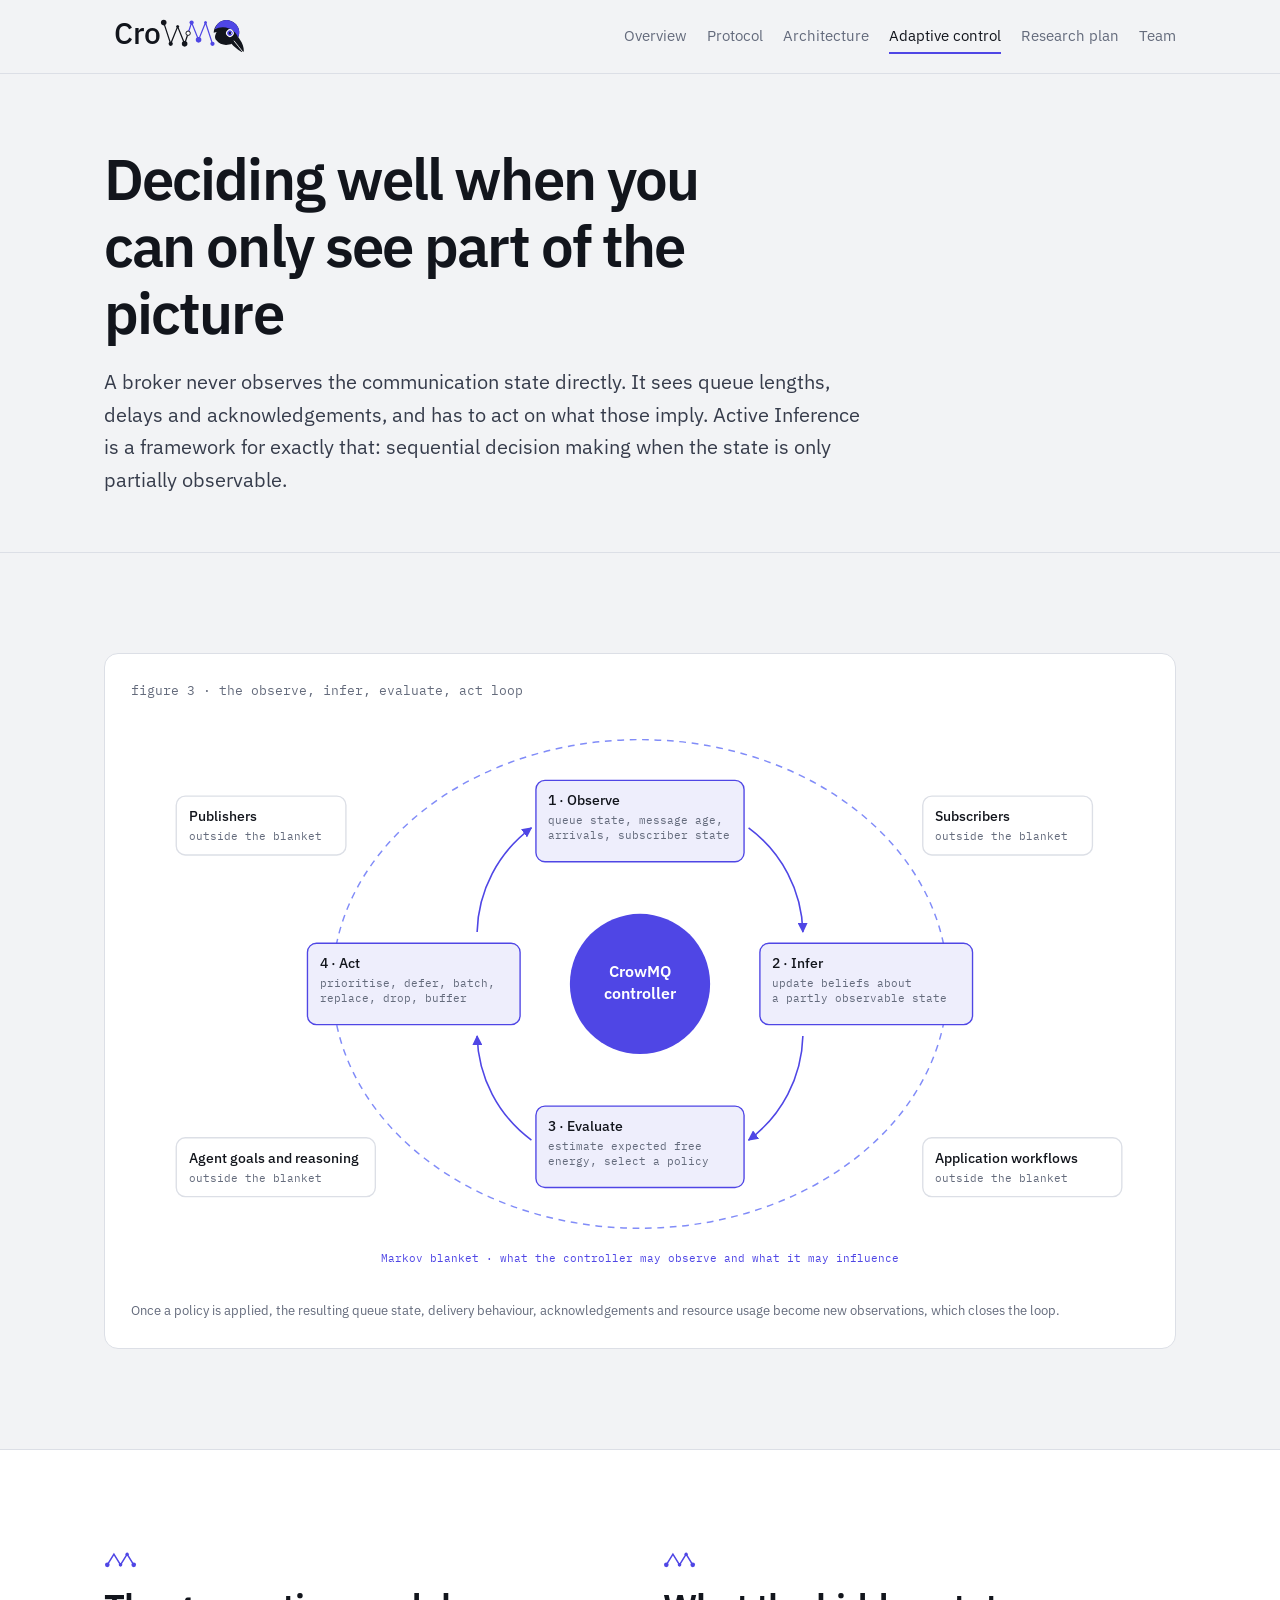
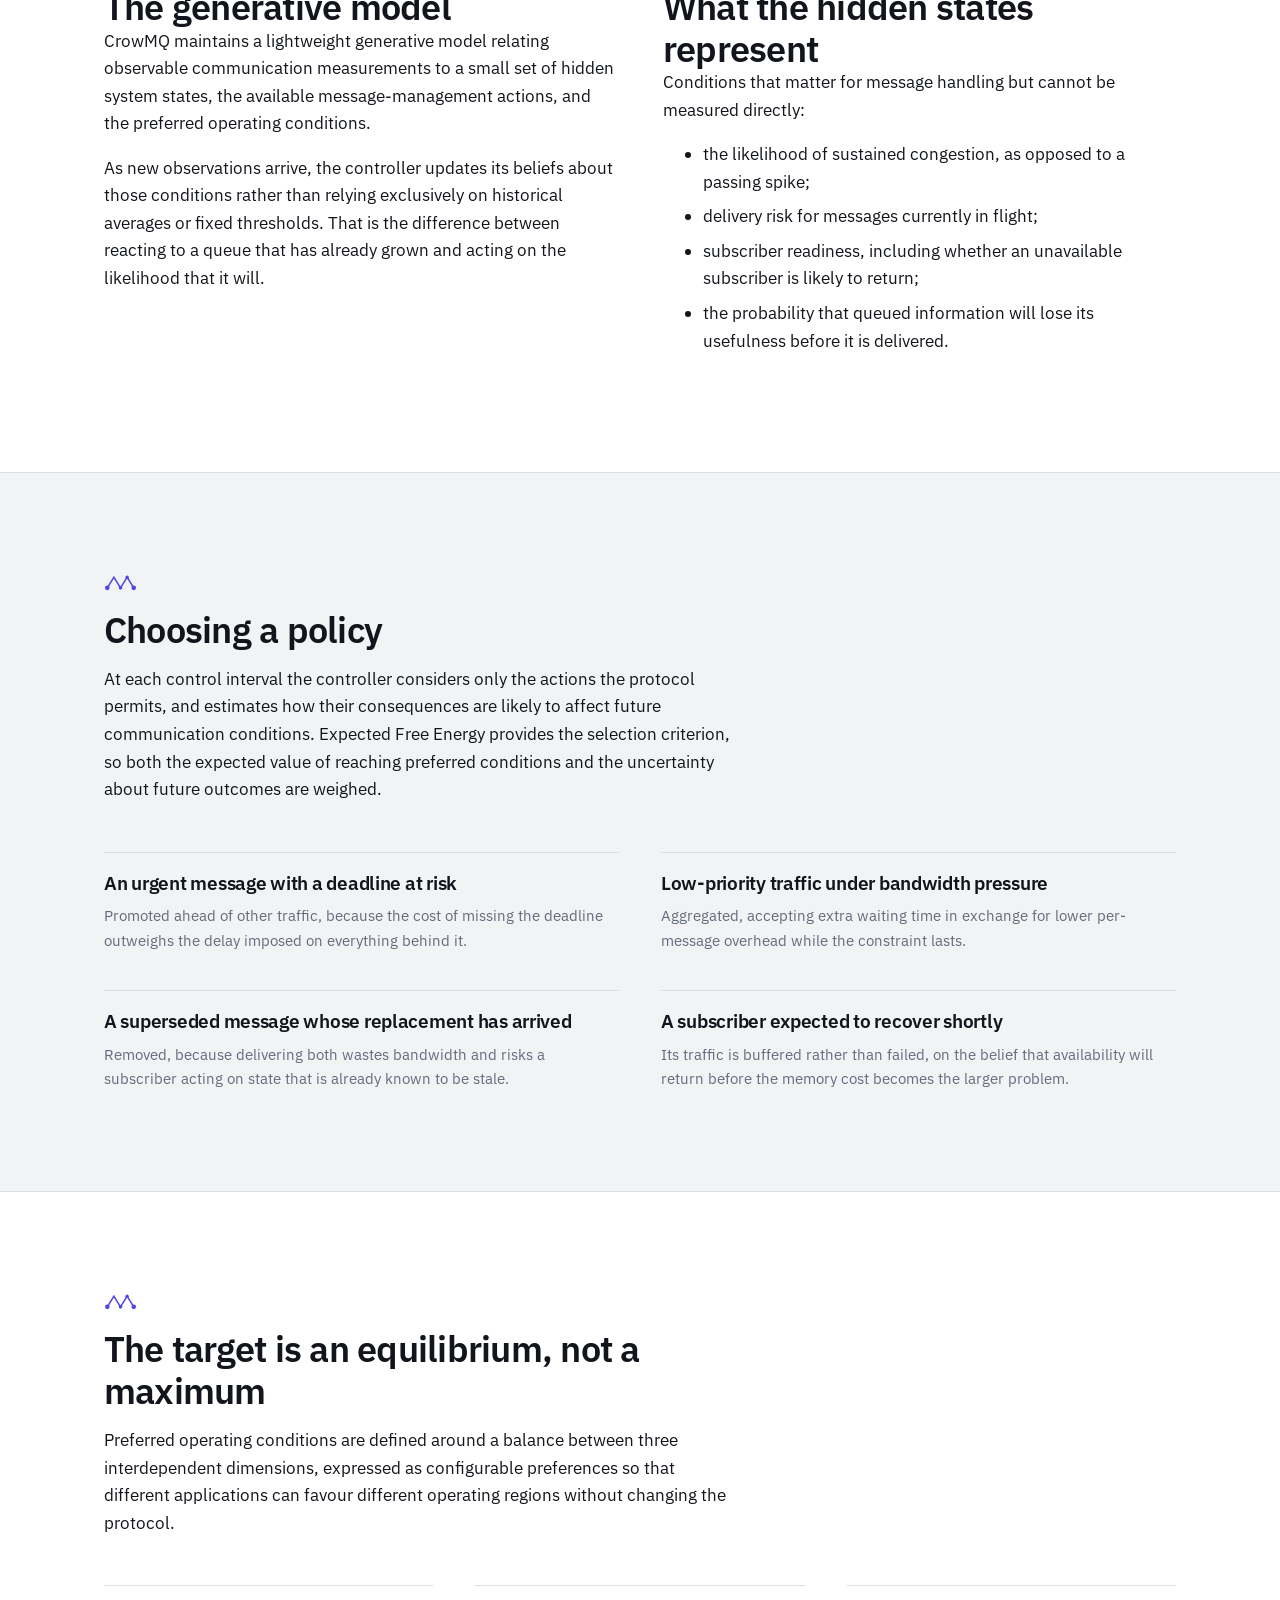
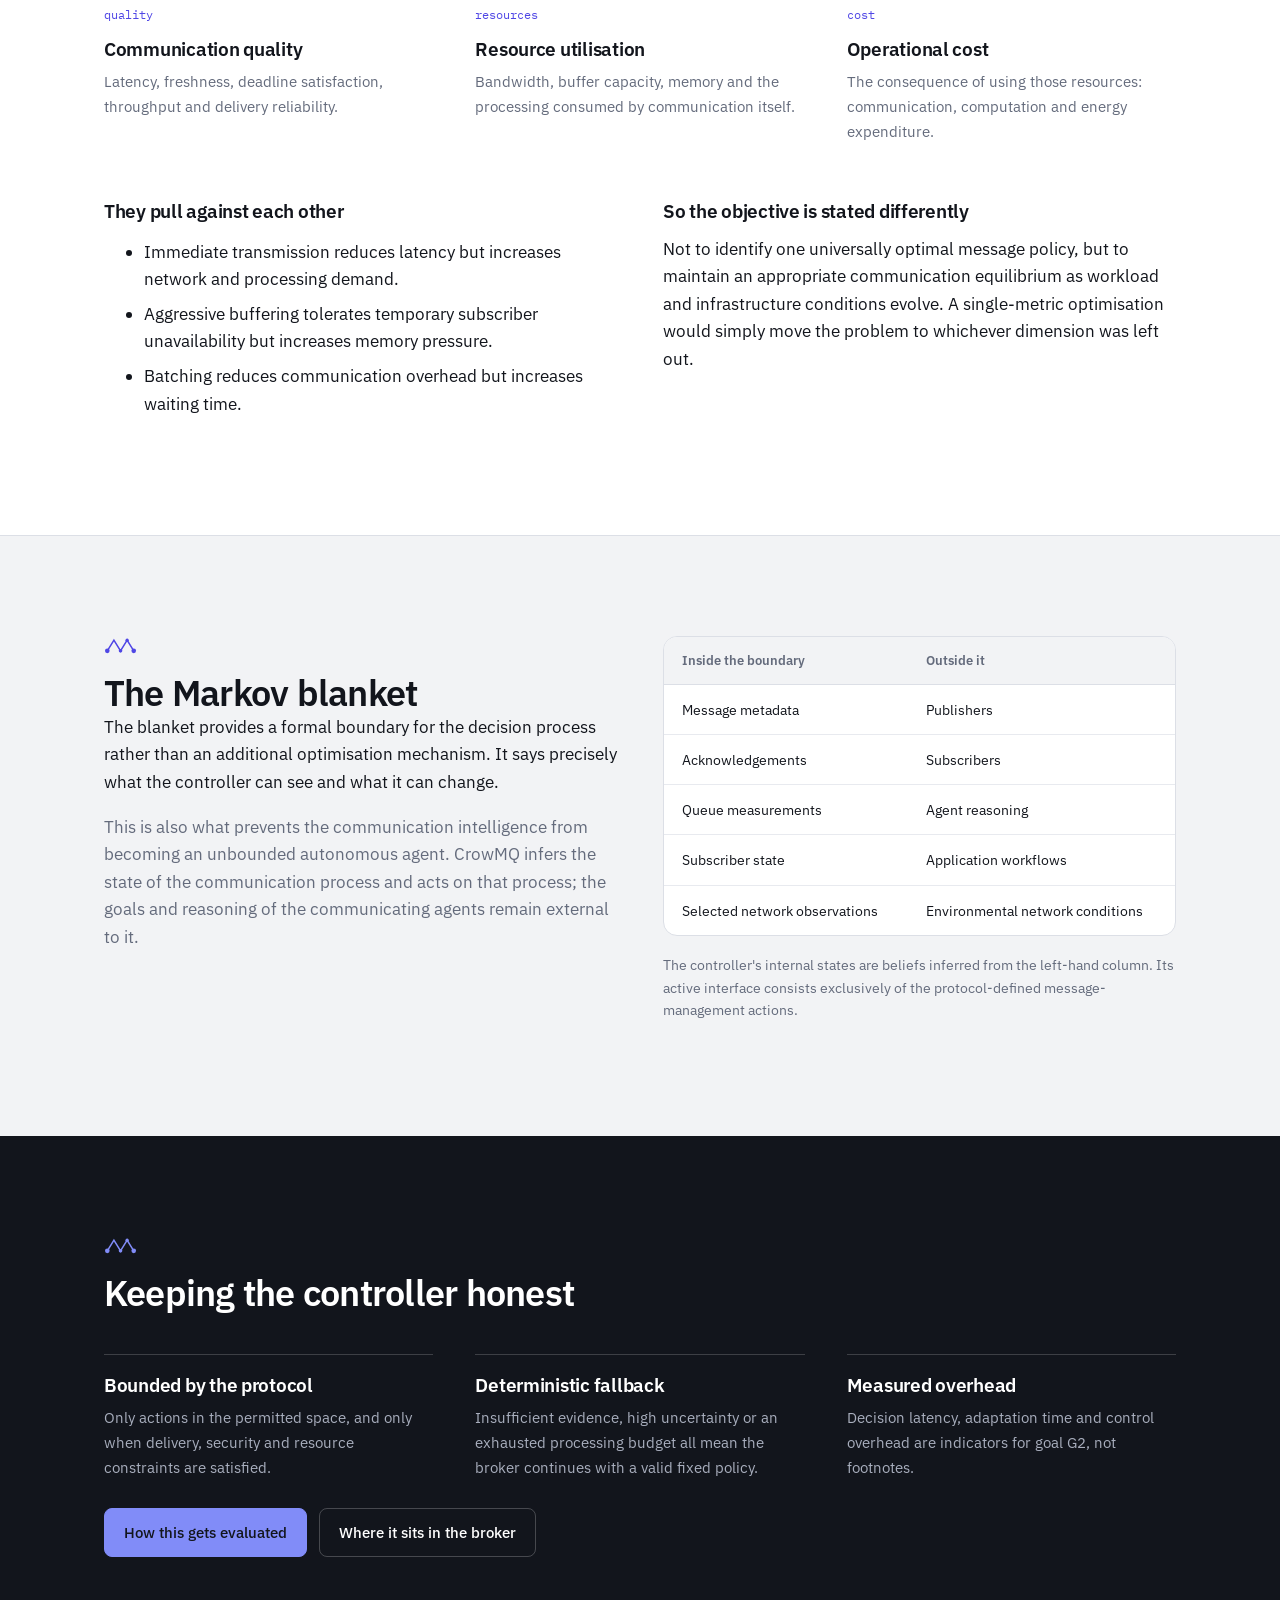
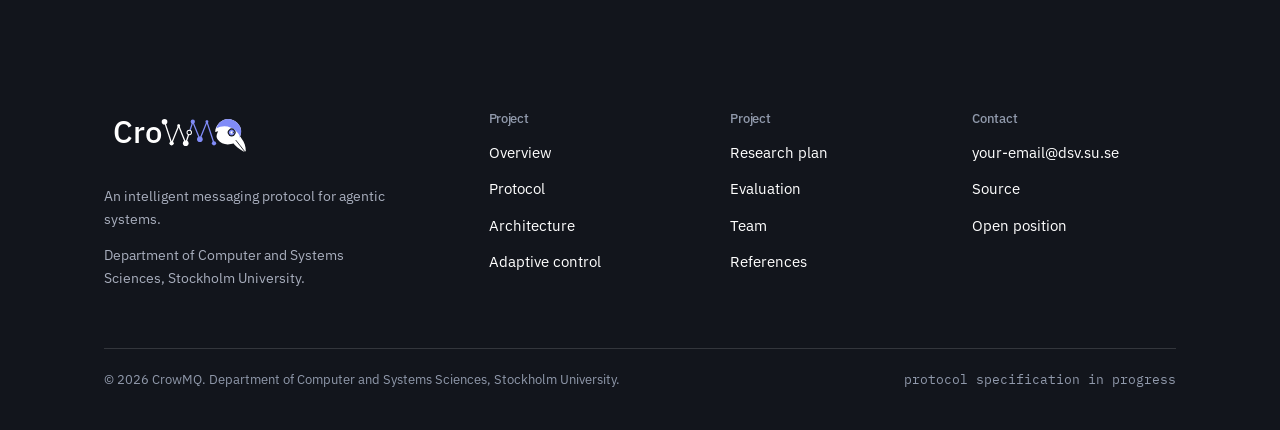
<file: adaptive.html>
<!doctype html>
<html lang="en">
<head>
<meta charset="utf-8">
<meta name="viewport" content="width=device-width, initial-scale=1">
<title>Adaptive control — CrowMQ</title>
<meta name="description" content="Active Inference in the broker: hidden communication states, Expected Free Energy policy selection, the quality–resource–cost equilibrium, and the Markov blanket boundary.">
<meta name="theme-color" content="#F2F3F5">
<link rel="icon" href="assets/img/favicon.svg" type="image/svg+xml">
<link rel="canonical" href="https://your-username.github.io/crowmq-site/adaptive.html">
<meta property="og:type" content="website">
<meta property="og:title" content="Adaptive control — CrowMQ">
<meta property="og:description" content="Active Inference in the broker: hidden communication states, Expected Free Energy policy selection, the quality–resource–cost equilibrium, and the Markov blanket boundary.">
<meta property="og:image" content="https://your-username.github.io/crowmq-site/assets/img/og-image.png">
<meta property="og:url" content="https://your-username.github.io/crowmq-site/adaptive.html">
<meta name="twitter:card" content="summary_large_image">
<link rel="preconnect" href="https://fonts.googleapis.com">
<link rel="preconnect" href="https://fonts.gstatic.com" crossorigin>
<link href="https://fonts.googleapis.com/css2?family=IBM+Plex+Mono:wght@400;500&amp;family=IBM+Plex+Sans:wght@400;500;600&amp;display=swap" rel="stylesheet">
<style>
/* CrowMQ — site styles.
   Edit this file, then run `python3 tools/build.py` to regenerate the pages.
   Palette follows crowmq-brand-notes.md: ink #12151C, accent #4F46E5,
   counter #FFFFFF, with #818CF8 as the accent tint on dark surfaces. */

:root {
  --paper:      #F2F3F5;
  --surface:    #FFFFFF;
  --ink:        #12151C;
  --ink-soft:   #363C4B;
  --muted:      #646B7C;
  --line:       #DCDFE6;
  --line-soft:  #E8EAEF;
  --accent:     #4F46E5;
  --halo:       #818CF8;
  --wash:       #EEEEFC;

  --sans: "IBM Plex Sans", ui-sans-serif, system-ui, -apple-system, "Segoe UI", sans-serif;
  --mono: "IBM Plex Mono", ui-monospace, SFMono-Regular, Menlo, Consolas, monospace;

  --wrap: 1120px;
  --gut: 24px;
  --band: 100px;
}

* { box-sizing: border-box; }

html { -webkit-text-size-adjust: 100%; scroll-behavior: smooth; }
@media (prefers-reduced-motion: reduce) { html { scroll-behavior: auto; } }

body {
  margin: 0;
  background: var(--paper);
  color: var(--ink);
  font-family: var(--sans);
  font-size: 17px;
  line-height: 1.62;
  -webkit-font-smoothing: antialiased;
}

img, svg { max-width: 100%; }

a { color: var(--accent); text-decoration: none; }
a:hover { text-decoration: underline; text-underline-offset: 3px; }

:focus-visible { outline: 2px solid var(--accent); outline-offset: 3px; border-radius: 2px; }

h1, h2, h3, h4 { margin: 0; font-weight: 600; letter-spacing: -0.021em; line-height: 1.16; }
h1 { font-size: clamp(2.3rem, 5vw, 3.6rem); letter-spacing: -0.033em; }
h2 { font-size: clamp(1.65rem, 3vw, 2.25rem); }
h3 { font-size: 1.19rem; letter-spacing: -0.014em; }
h4 { font-size: 1rem; }
p  { margin: 0 0 1em; max-width: 70ch; }
ul, ol { max-width: 70ch; }
li { margin-bottom: 7px; }

.wrap { max-width: var(--wrap); margin: 0 auto; padding: 0 var(--gut); }
.muted { color: var(--muted); }
.lede { font-size: 1.19rem; color: var(--ink-soft); max-width: 64ch; }
.small { font-size: 0.875rem; }
.mono { font-family: var(--mono); }

/* ---------- navigation ---------- */

.nav {
  position: sticky; top: 0; z-index: 50;
  background: rgba(242, 243, 245, 0.88);
  backdrop-filter: blur(10px);
  border-bottom: 1px solid var(--line);
}
.nav-in {
  max-width: var(--wrap); margin: 0 auto; padding: 12px var(--gut);
  display: flex; align-items: center; gap: 26px;
}
.brand { display: inline-flex; align-items: center; }
.brand:hover { text-decoration: none; }
.brand svg { width: 146px; height: auto; display: block; }

.nav-links { display: flex; gap: 20px; margin-left: auto; align-items: center; }
.nav-links a {
  color: var(--muted); font-size: 0.93rem; padding: 4px 0;
  border-bottom: 2px solid transparent;
}
.nav-links a:hover { color: var(--ink); text-decoration: none; }
.nav-links a.on { color: var(--ink); border-bottom-color: var(--accent); }

.nav-toggle {
  display: none; margin-left: auto; background: var(--surface);
  border: 1px solid var(--line); color: var(--ink); border-radius: 8px;
  padding: 7px 11px; font: inherit; font-size: 0.9rem; cursor: pointer;
}

/* ---------- buttons ---------- */

.btn {
  display: inline-flex; align-items: center; gap: 9px;
  padding: 11px 19px; border-radius: 8px; font-size: 0.96rem; font-weight: 500;
  border: 1px solid var(--line); color: var(--ink); background: var(--surface);
  cursor: pointer; font-family: inherit;
  transition: border-color .15s ease, background-color .15s ease;
}
.btn:hover { text-decoration: none; border-color: #C3C8D2; }
.btn-primary { background: var(--accent); border-color: var(--accent); color: #fff; }
.btn-primary:hover { background: #4038CE; border-color: #4038CE; }
.btn-row { display: flex; flex-wrap: wrap; gap: 12px; margin-top: 28px; }

/* ---------- bands ---------- */

.band { padding: var(--band) 0; border-top: 1px solid var(--line); }
.band-alt { background: var(--surface); }
.band-ink { background: var(--ink); color: #fff; border-top: none; }
.band-ink h2, .band-ink h3, .band-ink h4 { color: #fff; }
.band-ink .lede, .band-ink p { color: #C7CBD6; }
.band-ink a { color: var(--halo); }
.band-ink .btn { background: transparent; border-color: rgba(255,255,255,.22); color: #fff; }
.band-ink .btn:hover { border-color: rgba(255,255,255,.45); }
.band-ink .btn-primary { background: var(--halo); border-color: var(--halo); color: var(--ink); }
.band-ink .btn-primary:hover { background: #9AA3F8; border-color: #9AA3F8; }
.band-ink .tick path { stroke: var(--halo); }
.band-ink .tick circle { fill: var(--halo); }

.band-head { max-width: 64ch; margin-bottom: 48px; }
.band-head h2 { margin-bottom: 15px; }
.band-head p:last-child { margin-bottom: 0; }

/* section marker: a fragment of the wordmark's network ligature */
.tick { display: block; width: 38px; height: auto; margin-bottom: 18px; }
.tick path { stroke: var(--accent); fill: none; stroke-width: 1.9; }
.tick circle { fill: var(--accent); }

/* ---------- hero ---------- */

.hero { padding: 72px 0 80px; }
.hero-grid { display: grid; grid-template-columns: 1.06fr 0.94fr; gap: 54px; align-items: center; }
.hero h1 { margin-bottom: 20px; }
.hero .lede { font-size: 1.25rem; }
.hero-facts {
  display: flex; flex-wrap: wrap; gap: 10px 24px; margin-top: 34px;
  padding-top: 20px; border-top: 1px solid var(--line);
  font-family: var(--mono); font-size: 0.8rem; color: var(--muted);
}
.hero-facts span { display: inline-flex; align-items: center; gap: 8px; }
.hero-facts i { width: 5px; height: 5px; border-radius: 50%; background: var(--accent); font-style: normal; }

/* ---------- feature blocks ---------- */

.cols { display: grid; gap: 38px 42px; }
.cols-2 { grid-template-columns: repeat(2, 1fr); }
.cols-3 { grid-template-columns: repeat(3, 1fr); }
.cols-4 { grid-template-columns: repeat(4, 1fr); }

.feat { border-top: 1px solid var(--line); padding-top: 19px; }
.band-ink .feat { border-top-color: rgba(255,255,255,.18); }
.feat h3 { margin-bottom: 9px; }
.feat p { color: var(--muted); font-size: 0.96rem; margin-bottom: 0; }
.band-ink .feat p { color: #A8AEBD; }
.feat-key { font-family: var(--mono); font-size: 0.77rem; color: var(--accent); display: block; margin-bottom: 13px; }
.band-ink .feat-key { color: var(--halo); }

/* ---------- panels ---------- */

.panel { background: var(--surface); border: 1px solid var(--line); border-radius: 14px; padding: 26px; }
.band-alt .panel { background: var(--paper); }
.band-ink .panel { background: #1A1E28; border-color: rgba(255,255,255,.14); }
.panel-title { font-family: var(--mono); font-size: 0.79rem; color: var(--muted); margin-bottom: 16px; }
.panel-cap { font-size: 0.83rem; color: var(--muted); margin: 18px 0 0; max-width: none; }
.band-ink .panel-title, .band-ink .panel-cap { color: #9099AB; }

/* ---------- code ---------- */

.code { position: relative; background: var(--ink); border-radius: 10px; margin: 0 0 20px; }
.code pre {
  margin: 0; padding: 17px 19px; overflow-x: auto;
  font-family: var(--mono); font-size: 0.85rem; line-height: 1.75; color: #D5D9E3;
}
.code .cm { color: #7B8496; }
.code .st { color: #A5B4FC; }
.code .kw { color: #C4B5FD; }
.copy {
  position: absolute; top: 9px; right: 9px; opacity: 0;
  background: rgba(255,255,255,.1); border: 1px solid rgba(255,255,255,.18); color: #C7CBD6;
  font: inherit; font-size: 0.73rem; font-family: var(--mono);
  padding: 4px 9px; border-radius: 6px; cursor: pointer; transition: opacity .15s ease;
}
.code:hover .copy, .copy:focus-visible { opacity: 1; }

/* ---------- steps ---------- */

.steps { list-style: none; margin: 0; padding: 0; counter-reset: s; max-width: none; }
.steps > li {
  counter-increment: s; position: relative;
  padding: 0 0 32px 58px; border-left: 1px solid var(--line); margin-left: 16px;
}
.steps > li:last-child { border-left-color: transparent; padding-bottom: 0; }
.steps > li::before {
  content: counter(s); position: absolute; left: -16px; top: -3px;
  width: 32px; height: 32px; border-radius: 50%;
  background: var(--surface); border: 1px solid var(--line); color: var(--accent);
  font-family: var(--mono); font-size: 0.82rem;
  display: grid; place-items: center;
}
.band-alt .steps > li::before { background: var(--paper); }
.steps h3 { margin-bottom: 7px; }
.steps p { color: var(--muted); }

/* ---------- tables ---------- */

.tbl-wrap { overflow-x: auto; border: 1px solid var(--line); border-radius: 14px; background: var(--surface); }
.band-alt .tbl-wrap { background: var(--paper); }
table { border-collapse: collapse; width: 100%; font-size: 0.9rem; min-width: 620px; }
th, td { text-align: left; padding: 13px 18px; border-bottom: 1px solid var(--line-soft); vertical-align: top; }
th { font-weight: 600; font-size: 0.79rem; color: var(--muted); background: var(--paper); border-bottom-color: var(--line); }
.band-alt th { background: var(--surface); }
tr:last-child td { border-bottom: none; }
td .id { font-family: var(--mono); color: var(--accent); font-weight: 500; }
code { font-family: var(--mono); font-size: 0.87em; color: var(--accent); background: var(--wash); padding: 1px 5px; border-radius: 4px; }
.code code, pre code { background: none; padding: 0; color: inherit; }

/* ---------- people ---------- */

.people { display: grid; grid-template-columns: repeat(3, 1fr); gap: 32px; }
.person { border-top: 1px solid var(--line); padding-top: 21px; }
.avatar {
  width: 68px; height: 68px; border-radius: 50%; margin-bottom: 16px;
  background: var(--wash); border: 1px solid var(--line);
  display: grid; place-items: center; overflow: hidden; object-fit: cover;
}
.avatar svg { width: 42px; height: auto; }
.person h3 { margin-bottom: 3px; }
.person .role { color: var(--accent); font-size: 0.84rem; font-family: var(--mono); margin-bottom: 9px; }
.person p { color: var(--muted); font-size: 0.93rem; margin-bottom: 9px; }

/* ---------- misc ---------- */

.note {
  border-left: 2px solid var(--accent); background: var(--wash);
  padding: 15px 19px; border-radius: 0 8px 8px 0; font-size: 0.93rem; color: var(--ink-soft);
}
.note strong { color: var(--ink); }

.tags { display: flex; flex-wrap: wrap; gap: 8px; margin: 0 0 8px; padding: 0; list-style: none; }
.tags li { font-family: var(--mono); font-size: 0.76rem; color: var(--muted); border: 1px solid var(--line); border-radius: 999px; padding: 4px 11px; margin: 0; background: var(--surface); }
.band-ink .tags li { background: transparent; border-color: rgba(255,255,255,.2); color: #A8AEBD; }

.split { display: grid; grid-template-columns: 1fr 1fr; gap: 46px; align-items: start; }
.split-wide { grid-template-columns: 1.25fr 0.75fr; }

.deflist { margin: 0; max-width: 64ch; }
.deflist dt { font-weight: 600; margin-top: 17px; }
.deflist dt:first-child { margin-top: 0; }
.deflist dd { margin: 5px 0 0; color: var(--muted); font-size: 0.95rem; }
.band-ink .deflist dd { color: #A8AEBD; }

.refs { font-size: 0.86rem; color: var(--muted); max-width: none; padding-left: 0; list-style: none; counter-reset: r; }
.refs li { counter-increment: r; padding-left: 38px; position: relative; margin-bottom: 11px; }
.refs li::before {
  content: "[" counter(r) "]"; position: absolute; left: 0; top: 0;
  font-family: var(--mono); font-size: 0.8rem; color: var(--accent);
}

/* ---------- footer ---------- */

.foot { background: var(--ink); color: #fff; padding: 54px 0 40px; }
.foot .brand svg { width: 148px; }
.foot h4 { font-size: 0.81rem; color: #9099AB; font-weight: 500; margin-bottom: 13px; }
.foot-grid { display: grid; grid-template-columns: 1.7fr 1fr 1fr 1fr; gap: 38px; }
.foot ul { list-style: none; margin: 0; padding: 0; }
.foot li { margin-bottom: 9px; }
.foot li a, .foot p a { color: #fff; font-size: 0.93rem; }
.foot p { color: #A8AEBD; }
.foot-note {
  margin-top: 44px; padding-top: 20px; border-top: 1px solid rgba(255,255,255,.14);
  display: flex; flex-wrap: wrap; gap: 12px 26px; justify-content: space-between;
  color: #9099AB; font-size: 0.84rem;
}

/* ---------- figures: shared ---------- */

.fig { width: 100%; height: auto; display: block; }
.fig .box { fill: var(--surface); stroke: var(--line); stroke-width: 1.2; }
.band-alt .fig .box { fill: var(--paper); }
.fig .box-accent { fill: var(--wash); stroke: var(--accent); stroke-width: 1.2; }
.fig .group { fill: none; stroke: var(--line); stroke-width: 1.2; stroke-dasharray: 5 4; }
.fig .group-accent { fill: none; stroke: var(--halo); stroke-width: 1.3; stroke-dasharray: 6 5; }
.fig .t { font-family: var(--sans); font-size: 12.5px; fill: var(--ink); font-weight: 500; }
.fig .t-lg { font-family: var(--sans); font-size: 14px; fill: var(--ink); font-weight: 600; }
.fig .t-sm { font-family: var(--mono); font-size: 9.5px; fill: var(--muted); }
.fig .t-key { font-family: var(--mono); font-size: 9.5px; fill: var(--accent); }
.fig .wire { fill: none; stroke: #B9BFCB; stroke-width: 1.2; }
.fig .wire-accent { fill: none; stroke: var(--accent); stroke-width: 1.4; }
.fig .axis { stroke: #AEB5C2; stroke-width: 1; }
.fig .grid { stroke: var(--line); stroke-width: 1; }

/* figure 1 */
.f1-gap { fill: var(--accent); opacity: 0; animation: gapIn 1.1s ease 1.4s forwards; }
.f1-fit-m { fill: none; stroke: var(--accent); stroke-width: 2.2; stroke-dasharray: 1000; stroke-dashoffset: 1000; animation: draw 1.7s ease forwards; }
.f1-fit-h { fill: none; stroke: #7A8394; stroke-width: 2; stroke-dasharray: 7 5; opacity: 0; animation: fadeIn 1s ease .7s forwards; }
.f1-pt { opacity: 0; animation: fadeIn .6s ease forwards; }
.f1-lab { font-family: var(--mono); font-size: 9.5px; opacity: 0; animation: fadeIn .6s ease 1.9s forwards; }
@keyframes draw { to { stroke-dashoffset: 0; } }
@keyframes fadeIn { to { opacity: 1; } }
@keyframes gapIn { to { opacity: .08; } }

/* figures 2 and 3 */
.pulse { fill: var(--accent); }
.pulse-halo { fill: var(--halo); }
.f2-msg { animation: f2msg 8s linear infinite; }
@keyframes f2msg {
  0%   { transform: translate(78px,  300px); opacity: 0; }
  5%   { opacity: 1; }
  18%  { transform: translate(200px, 300px); }
  34%  { transform: translate(336px, 300px); }
  50%  { transform: translate(452px, 300px); }
  64%  { transform: translate(568px, 300px); }
  78%  { transform: translate(676px, 300px); }
  92%  { transform: translate(812px, 300px); opacity: 1; }
  100% { transform: translate(944px, 300px); opacity: 0; }
}
.f2-ctrl { animation: f2ctrl 8s ease-in-out infinite; }
@keyframes f2ctrl {
  0%, 14%  { transform: translate(358px, 150px); opacity: 0; }
  20%      { opacity: 1; }
  36%      { transform: translate(508px, 150px); opacity: 1; }
  52%      { transform: translate(650px, 150px); opacity: 1; }
  68%      { transform: translate(505px, 214px); opacity: 1; }
  82%,100% { transform: translate(452px, 258px); opacity: 0; }
}
.f3-orbit { transform-origin: 450px 236px; animation: spin 10s linear infinite; }
.f3-orbit > .pulse { transform-origin: 450px 236px; animation: counterspin 10s linear infinite; }
@keyframes spin { to { transform: rotate(360deg); } }
@keyframes counterspin { to { transform: rotate(-360deg); } }

/* figure 4 */
.f4-bar { transform-origin: left center; transform: scaleX(0); animation: grow .85s cubic-bezier(.2,.7,.3,1) forwards; }
@keyframes grow { to { transform: scaleX(1); } }

/* ---------- animated network ligature ---------- */

.hero-art { display: grid; place-items: center; }
.ligature { width: 100%; max-width: 420px; height: auto; display: block; }
.lig-wire-ink { fill: none; stroke: var(--ink); stroke-width: 1.9; }
.lig-wire-accent { fill: none; stroke: var(--accent); stroke-width: 1.9; }
.lig-node-ink { fill: var(--ink); }
.lig-node-accent { fill: var(--accent); }
.lig-hollow { fill: var(--surface); stroke: var(--ink); stroke-width: 1.5; }
.lig-glow { stroke: var(--halo); stroke-linecap: round; fill: none; opacity: 0; animation: chan 3.6s ease-in-out infinite; }
.lig-packet { fill: var(--halo); opacity: 0; animation: chan 3.6s ease-in-out infinite; }
.lig-halo { fill: var(--halo); opacity: 0; animation: haloPulse 3.6s ease-in-out infinite; transform-box: fill-box; transform-origin: center; }
@keyframes chan { 0%, 100% { opacity: 0; } 45%, 55% { opacity: .6; } }
@keyframes haloPulse { 0%, 100% { opacity: 0; transform: scale(1); } 50% { opacity: .4; transform: scale(2.2); } }

@media (prefers-reduced-motion: reduce) {
  .f1-gap { opacity: .08; animation: none; }
  .f1-fit-m { stroke-dashoffset: 0; animation: none; }
  .f1-fit-h, .f1-pt, .f1-lab { opacity: 1; animation: none; }
  .f4-bar { transform: scaleX(1); animation: none; }
  .f2-msg, .f2-ctrl, .f3-orbit, .f3-orbit > .pulse,
  .lig-glow, .lig-packet, .lig-halo { animation: none; }
  .f2-msg { transform: translate(391px, 300px); opacity: 1; }
  .f2-ctrl { transform: translate(508px, 150px); opacity: 1; }
  .lig-glow, .lig-packet { opacity: .45; }
}

/* ---------- responsive ---------- */

@media (max-width: 920px) {
  :root { --band: 72px; }
  .hero-grid, .split, .split-wide, .cols-2, .cols-3, .cols-4 { grid-template-columns: 1fr; }
  .hero-grid { gap: 40px; }
  .people { grid-template-columns: repeat(2, 1fr); }
  .foot-grid { grid-template-columns: 1fr 1fr; }
  .nav-toggle { display: block; }
  .brand svg { width: 128px; }
  .nav-links {
    display: none; position: absolute; left: 0; right: 0; top: 100%;
    flex-direction: column; align-items: flex-start; gap: 0;
    background: var(--surface); border-bottom: 1px solid var(--line); padding: 6px var(--gut) 16px;
  }
  .nav-links.open { display: flex; }
  .nav-links a { padding: 11px 0; width: 100%; border-bottom: 1px solid var(--line-soft); }
}

@media (max-width: 560px) {
  body { font-size: 16px; }
  .people { grid-template-columns: 1fr; }
  .foot-grid { grid-template-columns: 1fr; gap: 26px; }
  .btn { width: 100%; justify-content: center; }
}

</style>
</head>
<body>
<header class="nav">
  <div class="nav-in">
    <a class="brand" href="index.html"><svg viewBox="6 4 220 74" xmlns="http://www.w3.org/2000/svg" role="img" aria-label="CrowMQ"><text x="92" y="52" text-anchor="end" font-family="IBM Plex Sans, sans-serif" font-size="45.5" font-weight="500" fill="#12151C">Cro</text><g transform="translate(96,20)"><path d="M0,0 L10.5,32 L21,6 L31.5,32 L36.75,16" fill="none" stroke="#12151C" stroke-width="1.9"/><path d="M36.75,16 L42,0 L52.5,26 L63,0 L73.5,32" fill="none" stroke="#4F46E5" stroke-width="1.9"/><circle cx="0" cy="0" r="4.2" fill="#12151C"/><circle cx="10.5" cy="32" r="3.2" fill="#12151C"/><circle cx="21" cy="6" r="2.2" fill="#12151C"/><circle cx="31.5" cy="32" r="4.2" fill="#12151C"/><circle cx="42" cy="0" r="3.2" fill="#4F46E5"/><circle cx="52.5" cy="26" r="4.2" fill="#4F46E5"/><circle cx="63" cy="0" r="2.2" fill="#4F46E5"/><circle cx="73.5" cy="32" r="3.2" fill="#4F46E5"/><circle cx="36.75" cy="16" r="3.3" fill="#FFFFFF" stroke="#12151C" stroke-width="1.5"/></g><g transform="translate(191,37.9) rotate(45) scale(0.48)"><path d="M32,-18 C26,-36 10,-44 -6,-43 C-28,-42 -44,-26 -44,-4 C-44,8 -40,18 -33,25 L-28,17 C-24,29 -20,35 -10,36 C8,39 26,26 32,8 C34,0 34,-10 32,-18 Z" fill="#12151C"/><path d="M32,-18 C26,-36 10,-44 -6,-43 C-28,-42 -44,-26 -44,-4 C-43,4 -41,10 -38,15 C-34,0 -24,-12 -8,-19 C6,-25 24,-24 32,-18 Z" fill="#4F46E5"/><path d="M32,-20 L40,-18 C54,-16 66,-10 76,0 L72,6 C56,10 42,11 30,10 C30,0 31,-10 32,-20 Z" fill="#12151C"/><path d="M31,-2 C45,0 60,1 73,3" fill="none" stroke="#FFFFFF" stroke-width="2.5" stroke-linecap="round"/><circle cx="4" cy="-10" r="12" fill="#FFFFFF"/><circle cx="4" cy="-10" r="8.5" fill="#4F46E5"/><circle cx="4" cy="-10" r="3.8" fill="#12151C"/><circle cx="7.5" cy="-13.5" r="1.8" fill="#FFFFFF"/></g></svg></a>
    <button class="nav-toggle" aria-expanded="false" aria-controls="nav-links">Menu</button>
    <nav class="nav-links" id="nav-links"><a href="index.html">Overview</a><a href="protocol.html">Protocol</a><a href="architecture.html">Architecture</a><a href="adaptive.html" class="on">Adaptive control</a><a href="plan.html">Research plan</a><a href="team.html">Team</a></nav>
  </div>
</header>
<main>
<section class="hero" style="padding-bottom:36px">
  <div class="wrap">
    <h1 style="max-width:17ch">Deciding well when you can only see part of the picture</h1>
    <p class="lede">A broker never observes the communication state directly. It sees queue
    lengths, delays and acknowledgements, and has to act on what those imply. Active Inference is a
    framework for exactly that: sequential decision making when the state is only partially
    observable.</p>
  </div>
</section>

<section class="band">
  <div class="wrap">
    <div class="panel">
      <p class="panel-title">figure 3 · the observe, infer, evaluate, act loop</p>
      <svg class="fig" viewBox="0 0 900 500" xmlns="http://www.w3.org/2000/svg" role="img" aria-label="A closed loop around the CrowMQ Active Inference controller: observe, infer, evaluate, act, and back to observe. A dashed Markov blanket separates the controller from publishers, subscribers, agent goals and application workflows, which all sit outside it."><defs><marker id="a1" viewBox="0 0 10 10" refX="9" refY="5" markerWidth="6.5" markerHeight="6.5" orient="auto"><path d="M0,0 L10,5 L0,10 z" fill="#B9BFCB"/></marker><marker id="a2" viewBox="0 0 10 10" refX="9" refY="5" markerWidth="6.5" markerHeight="6.5" orient="auto"><path d="M0,0 L10,5 L0,10 z" fill="#4F46E5"/></marker></defs><ellipse class="group-accent" cx="450" cy="236" rx="272" ry="216"/><text class="t-key" x="450" y="482" text-anchor="middle">Markov blanket · what the controller may observe and what it may influence</text><rect class="box" x="40" y="70" width="150" height="52" rx="8"/><text class="t" x="51" y="92">Publishers</text><text class="t-sm" x="51" y="109">outside the blanket</text><rect class="box" x="700" y="70" width="150" height="52" rx="8"/><text class="t" x="711" y="92">Subscribers</text><text class="t-sm" x="711" y="109">outside the blanket</text><rect class="box" x="40" y="372" width="176" height="52" rx="8"/><text class="t" x="51" y="394">Agent goals and reasoning</text><text class="t-sm" x="51" y="411">outside the blanket</text><rect class="box" x="700" y="372" width="176" height="52" rx="8"/><text class="t" x="711" y="394">Application workflows</text><text class="t-sm" x="711" y="411">outside the blanket</text><circle cx="450" cy="236" r="62" fill="#4F46E5"/><text x="450" y="230" text-anchor="middle" font-family="IBM Plex Sans, sans-serif" font-size="14" font-weight="600" fill="#fff">CrowMQ</text><text x="450" y="249" text-anchor="middle" font-family="IBM Plex Sans, sans-serif" font-size="14" font-weight="600" fill="#fff">controller</text><g class="f3-orbit"><circle class="pulse" cx="450" cy="118" r="6"/></g><rect class="box-accent" x="358" y="56" width="184" height="72" rx="8"/><text class="t" x="369" y="78">1 · Observe</text><text class="t-sm" x="369" y="95">queue state, message age,</text><text class="t-sm" x="369" y="108">arrivals, subscriber state</text><rect class="box-accent" x="556" y="200" width="188" height="72" rx="8"/><text class="t" x="567" y="222">2 · Infer</text><text class="t-sm" x="567" y="239">update beliefs about</text><text class="t-sm" x="567" y="252">a partly observable state</text><rect class="box-accent" x="358" y="344" width="184" height="72" rx="8"/><text class="t" x="369" y="366">3 · Evaluate</text><text class="t-sm" x="369" y="383">estimate expected free</text><text class="t-sm" x="369" y="396">energy, select a policy</text><rect class="box-accent" x="156" y="200" width="188" height="72" rx="8"/><text class="t" x="167" y="222">4 · Act</text><text class="t-sm" x="167" y="239">prioritise, defer, batch,</text><text class="t-sm" x="167" y="252">replace, drop, buffer</text><path class="wire-accent" marker-end="url(#a2)" d="M546,98 A118,118 0 0 1 594,190"/><path class="wire-accent" marker-end="url(#a2)" d="M594,282 A118,118 0 0 1 546,374"/><path class="wire-accent" marker-end="url(#a2)" d="M354,374 A118,118 0 0 1 306,282"/><path class="wire-accent" marker-end="url(#a2)" d="M306,190 A118,118 0 0 1 354,98"/></svg>
      <p class="panel-cap">Once a policy is applied, the resulting queue state, delivery behaviour,
      acknowledgements and resource usage become new observations, which closes the loop.</p>
    </div>
  </div>
</section>

<section class="band band-alt">
  <div class="wrap split">
    <div>
      <svg class="tick" viewBox="0 0 46 22" xmlns="http://www.w3.org/2000/svg" aria-hidden="true"><path d="M4,18 L12,5 L20,18 L28,5 L36,18" stroke-linecap="round"/><circle cx="4" cy="18" r="2.8"/><circle cx="20" cy="18" r="2.2"/><circle cx="36" cy="18" r="2.8"/><circle cx="28" cy="5" r="2"/></svg>
      <h2>The generative model</h2>
      <p>CrowMQ maintains a lightweight generative model relating observable communication
      measurements to a small set of hidden system states, the available message-management
      actions, and the preferred operating conditions.</p>
      <p>As new observations arrive, the controller updates its beliefs about those conditions
      rather than relying exclusively on historical averages or fixed thresholds. That is the
      difference between reacting to a queue that has already grown and acting on the likelihood
      that it will.</p>
    </div>
    <div>
      <svg class="tick" viewBox="0 0 46 22" xmlns="http://www.w3.org/2000/svg" aria-hidden="true"><path d="M4,18 L12,5 L20,18 L28,5 L36,18" stroke-linecap="round"/><circle cx="4" cy="18" r="2.8"/><circle cx="20" cy="18" r="2.2"/><circle cx="36" cy="18" r="2.8"/><circle cx="28" cy="5" r="2"/></svg>
      <h2>What the hidden states represent</h2>
      <p>Conditions that matter for message handling but cannot be measured directly:</p>
      <ul>
        <li>the likelihood of sustained congestion, as opposed to a passing spike;</li>
        <li>delivery risk for messages currently in flight;</li>
        <li>subscriber readiness, including whether an unavailable subscriber is likely to
        return;</li>
        <li>the probability that queued information will lose its usefulness before it is
        delivered.</li>
      </ul>
    </div>
  </div>
</section>

<section class="band">
  <div class="wrap">
    <div class="band-head">
      <svg class="tick" viewBox="0 0 46 22" xmlns="http://www.w3.org/2000/svg" aria-hidden="true"><path d="M4,18 L12,5 L20,18 L28,5 L36,18" stroke-linecap="round"/><circle cx="4" cy="18" r="2.8"/><circle cx="20" cy="18" r="2.2"/><circle cx="36" cy="18" r="2.8"/><circle cx="28" cy="5" r="2"/></svg>
      <h2>Choosing a policy</h2>
      <p>At each control interval the controller considers only the actions the protocol permits,
      and estimates how their consequences are likely to affect future communication conditions.
      Expected Free Energy provides the selection criterion, so both the expected value of reaching
      preferred conditions and the uncertainty about future outcomes are weighed.</p>
    </div>
    <div class="cols cols-2">
      <div class="feat">
        <h3>An urgent message with a deadline at risk</h3>
        <p>Promoted ahead of other traffic, because the cost of missing the deadline outweighs the
        delay imposed on everything behind it.</p>
      </div>
      <div class="feat">
        <h3>Low-priority traffic under bandwidth pressure</h3>
        <p>Aggregated, accepting extra waiting time in exchange for lower per-message overhead
        while the constraint lasts.</p>
      </div>
      <div class="feat">
        <h3>A superseded message whose replacement has arrived</h3>
        <p>Removed, because delivering both wastes bandwidth and risks a subscriber acting on state
        that is already known to be stale.</p>
      </div>
      <div class="feat">
        <h3>A subscriber expected to recover shortly</h3>
        <p>Its traffic is buffered rather than failed, on the belief that availability will return
        before the memory cost becomes the larger problem.</p>
      </div>
    </div>
  </div>
</section>

<section class="band band-alt">
  <div class="wrap">
    <div class="band-head">
      <svg class="tick" viewBox="0 0 46 22" xmlns="http://www.w3.org/2000/svg" aria-hidden="true"><path d="M4,18 L12,5 L20,18 L28,5 L36,18" stroke-linecap="round"/><circle cx="4" cy="18" r="2.8"/><circle cx="20" cy="18" r="2.2"/><circle cx="36" cy="18" r="2.8"/><circle cx="28" cy="5" r="2"/></svg>
      <h2>The target is an equilibrium, not a maximum</h2>
      <p>Preferred operating conditions are defined around a balance between three interdependent
      dimensions, expressed as configurable preferences so that different applications can favour
      different operating regions without changing the protocol.</p>
    </div>
    <div class="cols cols-3">
      <div class="feat">
        <span class="feat-key">quality</span>
        <h3>Communication quality</h3>
        <p>Latency, freshness, deadline satisfaction, throughput and delivery reliability.</p>
      </div>
      <div class="feat">
        <span class="feat-key">resources</span>
        <h3>Resource utilisation</h3>
        <p>Bandwidth, buffer capacity, memory and the processing consumed by communication
        itself.</p>
      </div>
      <div class="feat">
        <span class="feat-key">cost</span>
        <h3>Operational cost</h3>
        <p>The consequence of using those resources: communication, computation and energy
        expenditure.</p>
      </div>
    </div>
    <div class="split" style="margin-top:56px">
      <div>
        <h3 style="margin-bottom:14px">They pull against each other</h3>
        <ul>
          <li>Immediate transmission reduces latency but increases network and processing demand.</li>
          <li>Aggressive buffering tolerates temporary subscriber unavailability but increases
          memory pressure.</li>
          <li>Batching reduces communication overhead but increases waiting time.</li>
        </ul>
      </div>
      <div>
        <h3 style="margin-bottom:14px">So the objective is stated differently</h3>
        <p>Not to identify one universally optimal message policy, but to maintain an appropriate
        communication equilibrium as workload and infrastructure conditions evolve. A single-metric
        optimisation would simply move the problem to whichever dimension was left out.</p>
      </div>
    </div>
  </div>
</section>

<section class="band">
  <div class="wrap split">
    <div>
      <svg class="tick" viewBox="0 0 46 22" xmlns="http://www.w3.org/2000/svg" aria-hidden="true"><path d="M4,18 L12,5 L20,18 L28,5 L36,18" stroke-linecap="round"/><circle cx="4" cy="18" r="2.8"/><circle cx="20" cy="18" r="2.2"/><circle cx="36" cy="18" r="2.8"/><circle cx="28" cy="5" r="2"/></svg>
      <h2>The Markov blanket</h2>
      <p>The blanket provides a formal boundary for the decision process rather than an additional
      optimisation mechanism. It says precisely what the controller can see and what it can
      change.</p>
      <p class="muted">This is also what prevents the communication intelligence from becoming an
      unbounded autonomous agent. CrowMQ infers the state of the communication process and acts on
      that process; the goals and reasoning of the communicating agents remain external to it.</p>
    </div>
    <div>
      <div class="tbl-wrap">
        <table style="min-width:420px">
          <thead><tr><th>Inside the boundary</th><th>Outside it</th></tr></thead>
          <tbody>
            <tr><td>Message metadata</td><td>Publishers</td></tr>
            <tr><td>Acknowledgements</td><td>Subscribers</td></tr>
            <tr><td>Queue measurements</td><td>Agent reasoning</td></tr>
            <tr><td>Subscriber state</td><td>Application workflows</td></tr>
            <tr><td>Selected network observations</td><td>Environmental network conditions</td></tr>
          </tbody>
        </table>
      </div>
      <p class="muted small" style="margin-top:18px">The controller's internal states are beliefs
      inferred from the left-hand column. Its active interface consists exclusively of the
      protocol-defined message-management actions.</p>
    </div>
  </div>
</section>

<section class="band band-ink">
  <div class="wrap">
    <svg class="tick" viewBox="0 0 46 22" xmlns="http://www.w3.org/2000/svg" aria-hidden="true"><path d="M4,18 L12,5 L20,18 L28,5 L36,18" stroke-linecap="round"/><circle cx="4" cy="18" r="2.8"/><circle cx="20" cy="18" r="2.2"/><circle cx="36" cy="18" r="2.8"/><circle cx="28" cy="5" r="2"/></svg>
    <h2>Keeping the controller honest</h2>
    <div class="cols cols-3" style="margin-top:40px">
      <div class="feat">
        <h3>Bounded by the protocol</h3>
        <p>Only actions in the permitted space, and only when delivery, security and resource
        constraints are satisfied.</p>
      </div>
      <div class="feat">
        <h3>Deterministic fallback</h3>
        <p>Insufficient evidence, high uncertainty or an exhausted processing budget all mean the
        broker continues with a valid fixed policy.</p>
      </div>
      <div class="feat">
        <h3>Measured overhead</h3>
        <p>Decision latency, adaptation time and control overhead are indicators for goal G2, not
        footnotes.</p>
      </div>
    </div>
    <div class="btn-row">
      <a class="btn btn-primary" href="plan.html#evaluation">How this gets evaluated</a>
      <a class="btn" href="architecture.html">Where it sits in the broker</a>
    </div>
  </div>
</section>

</main>
<footer class="foot">
  <div class="wrap">
    <div class="foot-grid">
      <div>
        <a class="brand" href="index.html"><svg viewBox="6 4 220 74" xmlns="http://www.w3.org/2000/svg" role="img" aria-label="CrowMQ"><text x="92" y="52" text-anchor="end" font-family="IBM Plex Sans, sans-serif" font-size="45.5" font-weight="500" fill="#FFFFFF">Cro</text><g transform="translate(96,20)"><path d="M0,0 L10.5,32 L21,6 L31.5,32 L36.75,16" fill="none" stroke="#FFFFFF" stroke-width="1.9"/><path d="M36.75,16 L42,0 L52.5,26 L63,0 L73.5,32" fill="none" stroke="#818CF8" stroke-width="1.9"/><circle cx="0" cy="0" r="4.2" fill="#FFFFFF"/><circle cx="10.5" cy="32" r="3.2" fill="#FFFFFF"/><circle cx="21" cy="6" r="2.2" fill="#FFFFFF"/><circle cx="31.5" cy="32" r="4.2" fill="#FFFFFF"/><circle cx="42" cy="0" r="3.2" fill="#818CF8"/><circle cx="52.5" cy="26" r="4.2" fill="#818CF8"/><circle cx="63" cy="0" r="2.2" fill="#818CF8"/><circle cx="73.5" cy="32" r="3.2" fill="#818CF8"/><circle cx="36.75" cy="16" r="3.3" fill="#12151C" stroke="#FFFFFF" stroke-width="1.5"/></g><g transform="translate(191,37.9) rotate(45) scale(0.48)"><path d="M32,-18 C26,-36 10,-44 -6,-43 C-28,-42 -44,-26 -44,-4 C-44,8 -40,18 -33,25 L-28,17 C-24,29 -20,35 -10,36 C8,39 26,26 32,8 C34,0 34,-10 32,-18 Z" fill="#FFFFFF"/><path d="M32,-18 C26,-36 10,-44 -6,-43 C-28,-42 -44,-26 -44,-4 C-43,4 -41,10 -38,15 C-34,0 -24,-12 -8,-19 C6,-25 24,-24 32,-18 Z" fill="#818CF8"/><path d="M32,-20 L40,-18 C54,-16 66,-10 76,0 L72,6 C56,10 42,11 30,10 C30,0 31,-10 32,-20 Z" fill="#FFFFFF"/><path d="M31,-2 C45,0 60,1 73,3" fill="none" stroke="#12151C" stroke-width="2.5" stroke-linecap="round"/><circle cx="4" cy="-10" r="12" fill="#12151C"/><circle cx="4" cy="-10" r="8.5" fill="#818CF8"/><circle cx="4" cy="-10" r="3.8" fill="#FFFFFF"/><circle cx="7.5" cy="-13.5" r="1.8" fill="#12151C"/></g></svg></a>
        <p class="small" style="margin-top:16px;max-width:36ch">An intelligent messaging protocol for agentic systems.</p>
        <p class="small" style="max-width:36ch">Department of Computer and Systems Sciences, Stockholm University.</p>
      </div>
      <div>
        <h4>Project</h4>
        <ul>
          <li><a href="index.html">Overview</a></li>
          <li><a href="protocol.html">Protocol</a></li>
          <li><a href="architecture.html">Architecture</a></li>
          <li><a href="adaptive.html">Adaptive control</a></li>
        </ul>
      </div>
      <div>
        <h4>Project</h4>
        <ul>
          <li><a href="plan.html">Research plan</a></li>
          <li><a href="plan.html#evaluation">Evaluation</a></li>
          <li><a href="team.html">Team</a></li>
          <li><a href="team.html#references">References</a></li>
        </ul>
      </div>
      <div>
        <h4>Contact</h4>
        <ul>
          <li><a href="mailto:your-email@dsv.su.se">your-email@dsv.su.se</a></li>
          <li><a href="https://github.com/your-username/crowmq">Source</a></li>
          <li><a href="team.html#position">Open position</a></li>
        </ul>
      </div>
    </div>
    <div class="foot-note">
      <span>© 2026 CrowMQ. Department of Computer and Systems Sciences, Stockholm University.</span>
      <span class="mono">protocol specification in progress</span>
    </div>
  </div>
</footer>
<script>
(function () {
  var t = document.querySelector('.nav-toggle');
  var l = document.getElementById('nav-links');
  if (t && l) {
    t.addEventListener('click', function () {
      var open = l.classList.toggle('open');
      t.setAttribute('aria-expanded', open ? 'true' : 'false');
    });
  }
  document.querySelectorAll('.code').forEach(function (block) {
    var b = document.createElement('button');
    b.className = 'copy';
    b.type = 'button';
    b.textContent = 'copy';
    b.addEventListener('click', function () {
      navigator.clipboard.writeText(block.querySelector('pre').innerText).then(function () {
        b.textContent = 'copied';
        setTimeout(function () { b.textContent = 'copy'; }, 1600);
      });
    });
    block.appendChild(b);
  });
})();
</script>
</body>
</html>
</file>
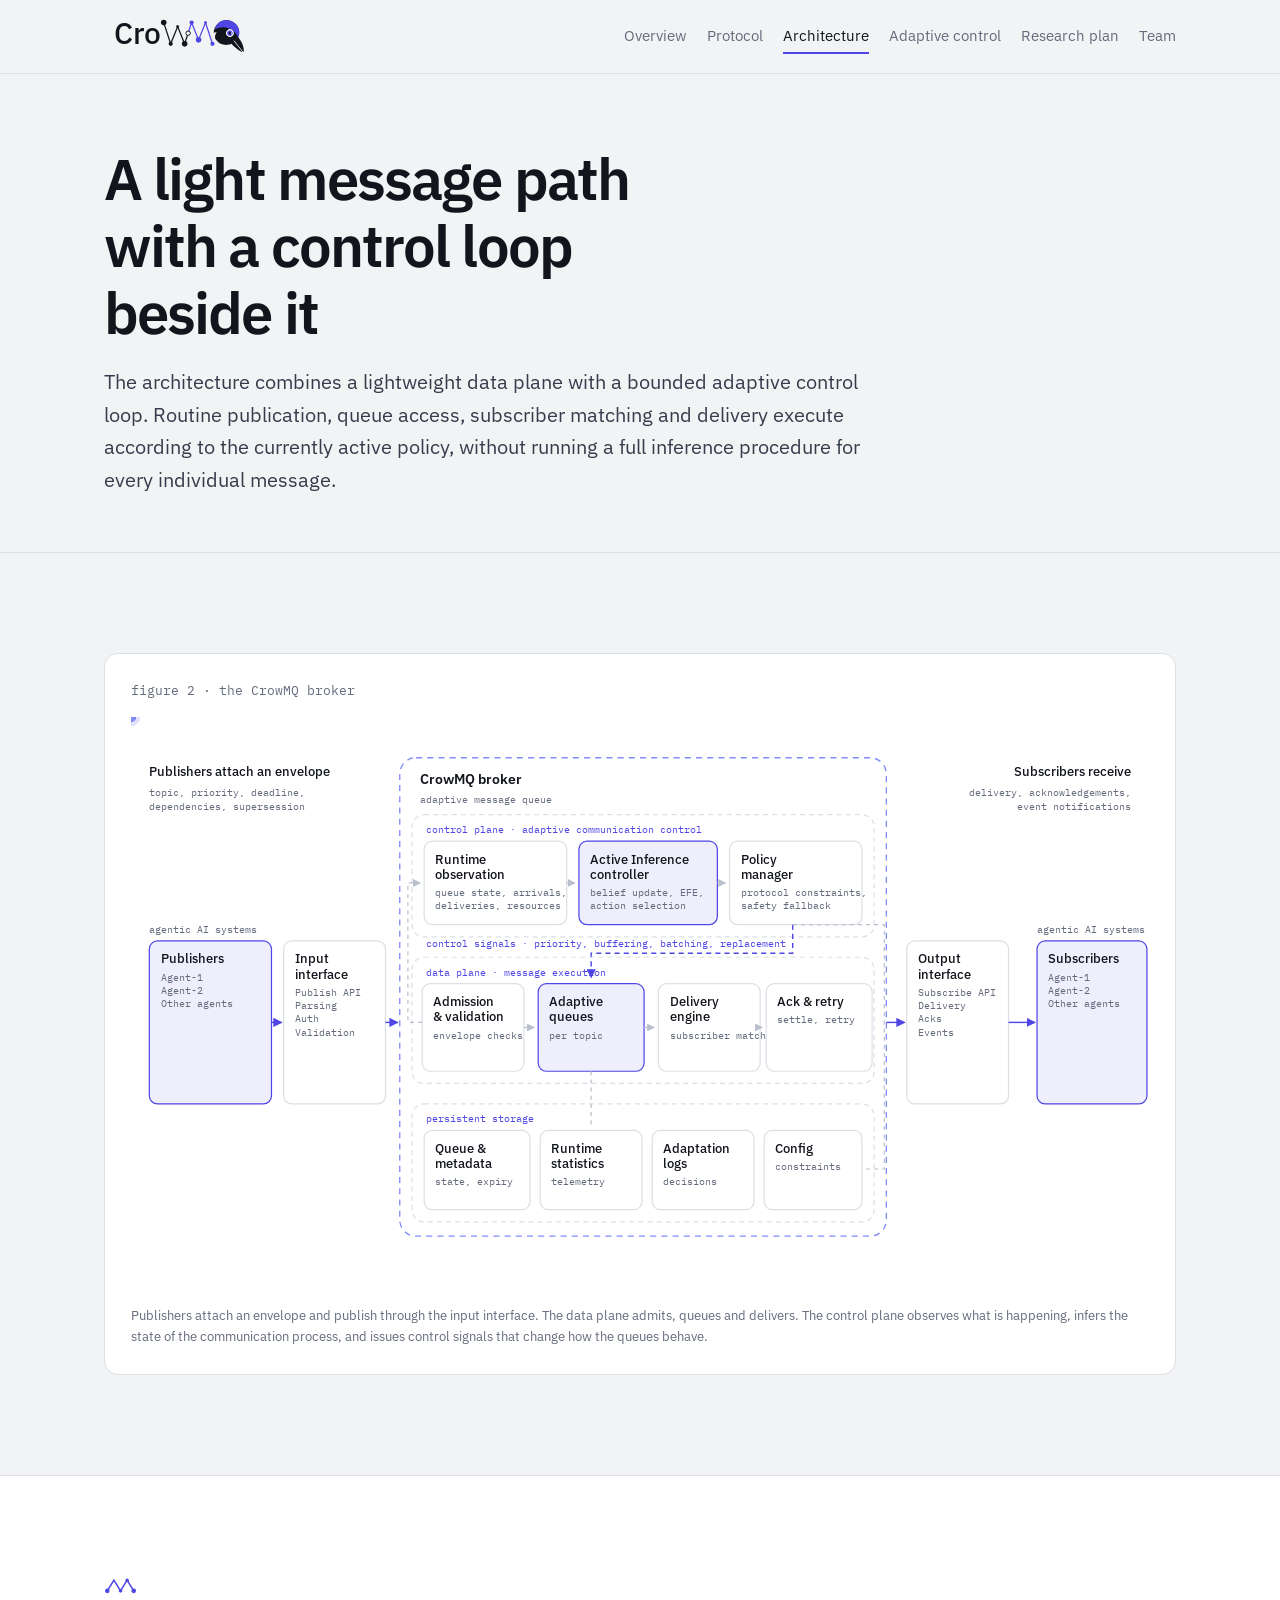
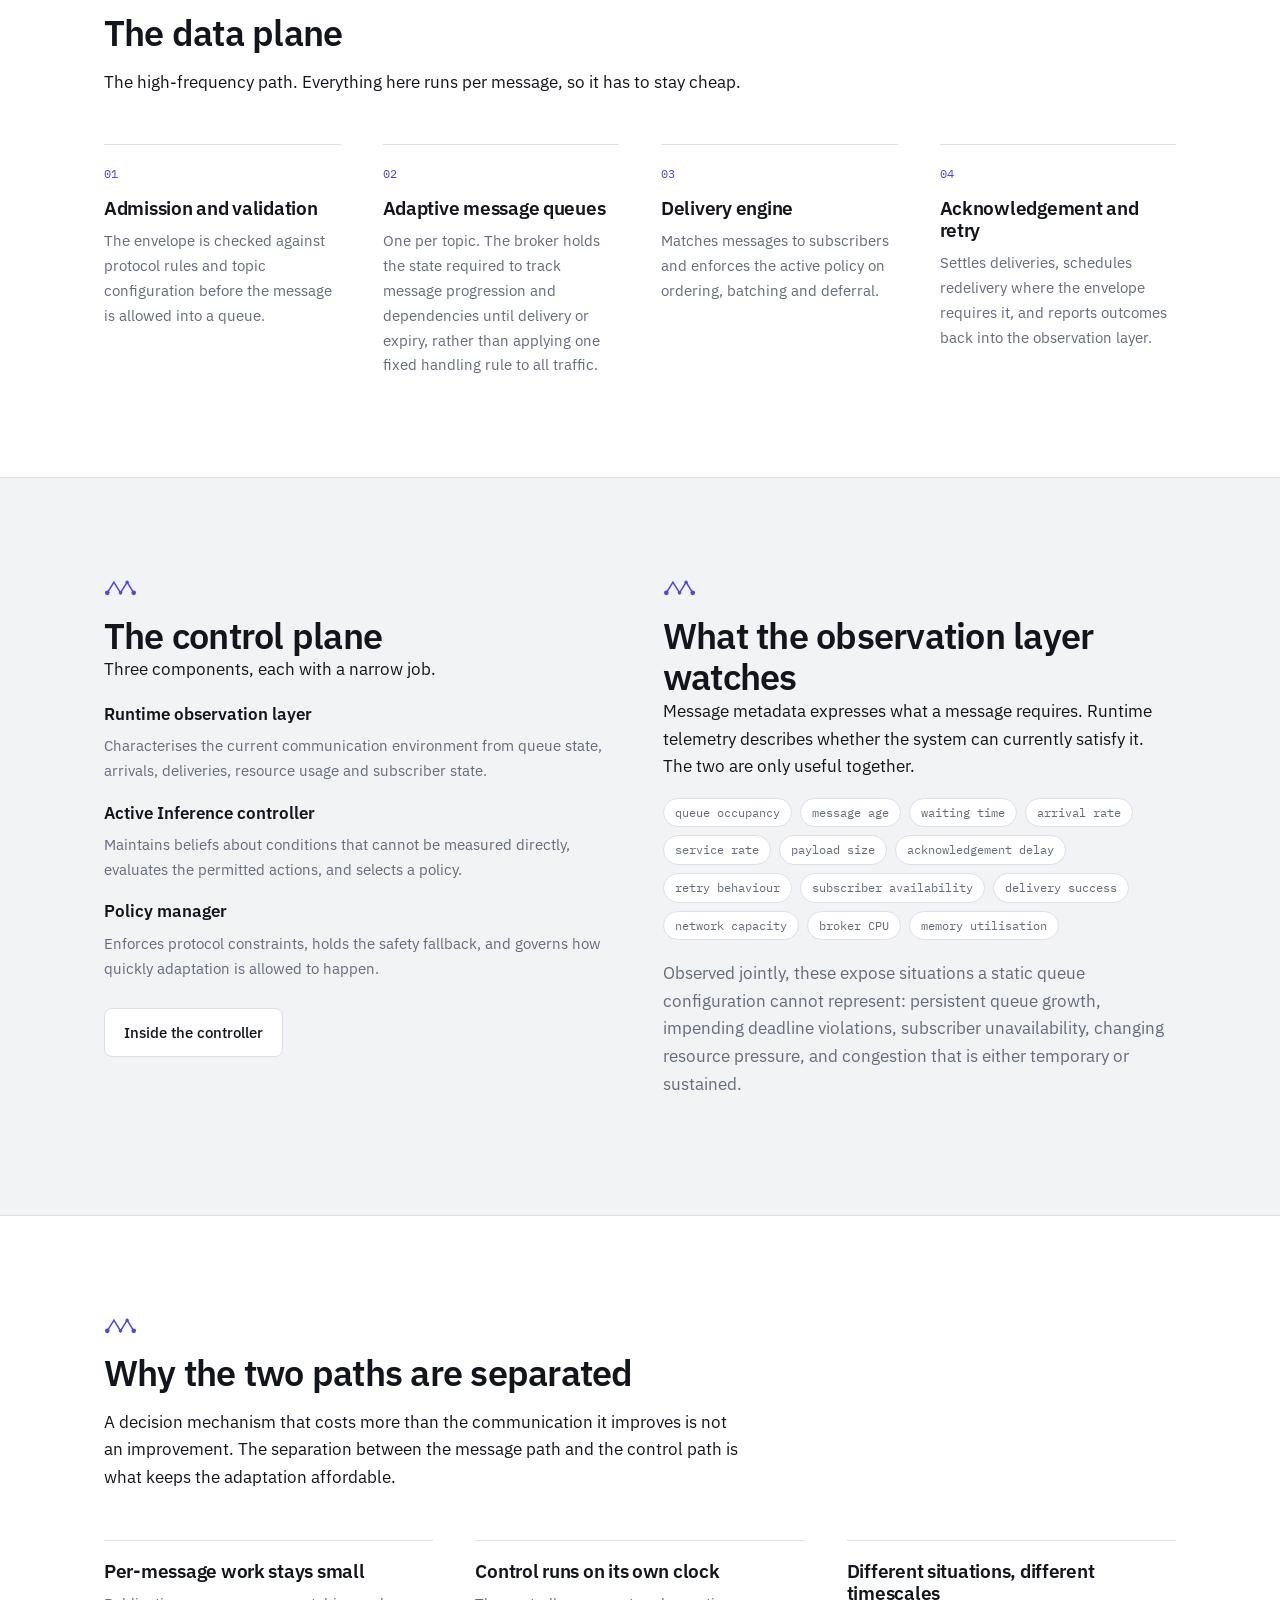
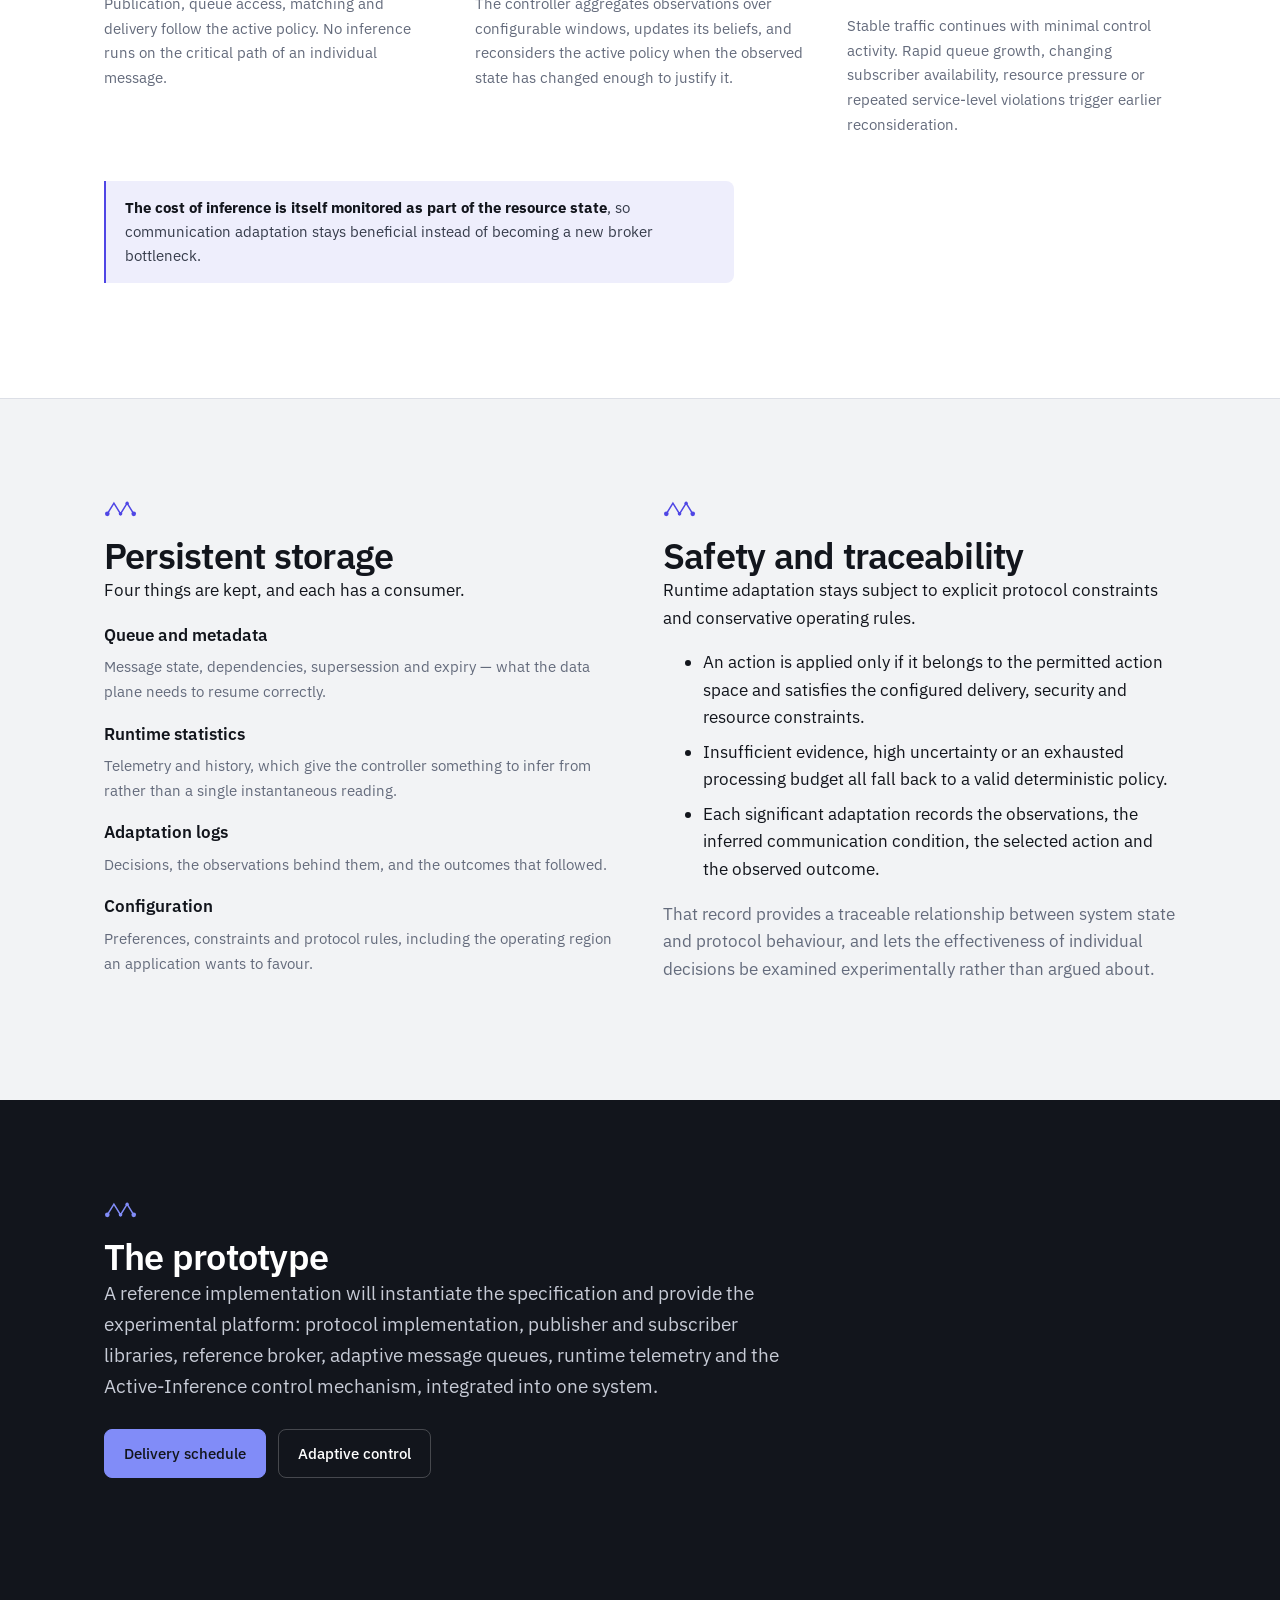
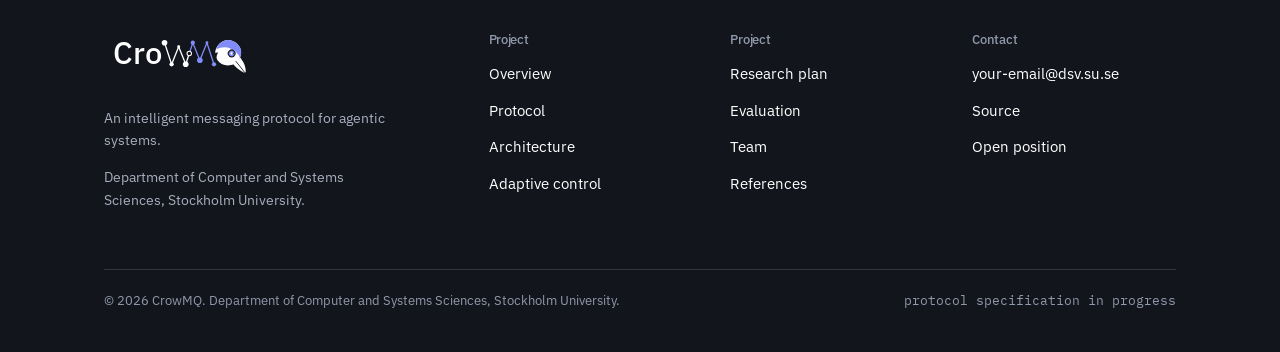
<file: architecture.html>
<!doctype html>
<html lang="en">
<head>
<meta charset="utf-8">
<meta name="viewport" content="width=device-width, initial-scale=1">
<title>Architecture — CrowMQ</title>
<meta name="description" content="Input interface, control plane, data plane and persistent storage, and the separation between the high-frequency message path and the adaptive control path.">
<meta name="theme-color" content="#F2F3F5">
<link rel="icon" href="assets/img/favicon.svg" type="image/svg+xml">
<link rel="canonical" href="https://your-username.github.io/crowmq-site/architecture.html">
<meta property="og:type" content="website">
<meta property="og:title" content="Architecture — CrowMQ">
<meta property="og:description" content="Input interface, control plane, data plane and persistent storage, and the separation between the high-frequency message path and the adaptive control path.">
<meta property="og:image" content="https://your-username.github.io/crowmq-site/assets/img/og-image.png">
<meta property="og:url" content="https://your-username.github.io/crowmq-site/architecture.html">
<meta name="twitter:card" content="summary_large_image">
<link rel="preconnect" href="https://fonts.googleapis.com">
<link rel="preconnect" href="https://fonts.gstatic.com" crossorigin>
<link href="https://fonts.googleapis.com/css2?family=IBM+Plex+Mono:wght@400;500&amp;family=IBM+Plex+Sans:wght@400;500;600&amp;display=swap" rel="stylesheet">
<style>
/* CrowMQ — site styles.
   Edit this file, then run `python3 tools/build.py` to regenerate the pages.
   Palette follows crowmq-brand-notes.md: ink #12151C, accent #4F46E5,
   counter #FFFFFF, with #818CF8 as the accent tint on dark surfaces. */

:root {
  --paper:      #F2F3F5;
  --surface:    #FFFFFF;
  --ink:        #12151C;
  --ink-soft:   #363C4B;
  --muted:      #646B7C;
  --line:       #DCDFE6;
  --line-soft:  #E8EAEF;
  --accent:     #4F46E5;
  --halo:       #818CF8;
  --wash:       #EEEEFC;

  --sans: "IBM Plex Sans", ui-sans-serif, system-ui, -apple-system, "Segoe UI", sans-serif;
  --mono: "IBM Plex Mono", ui-monospace, SFMono-Regular, Menlo, Consolas, monospace;

  --wrap: 1120px;
  --gut: 24px;
  --band: 100px;
}

* { box-sizing: border-box; }

html { -webkit-text-size-adjust: 100%; scroll-behavior: smooth; }
@media (prefers-reduced-motion: reduce) { html { scroll-behavior: auto; } }

body {
  margin: 0;
  background: var(--paper);
  color: var(--ink);
  font-family: var(--sans);
  font-size: 17px;
  line-height: 1.62;
  -webkit-font-smoothing: antialiased;
}

img, svg { max-width: 100%; }

a { color: var(--accent); text-decoration: none; }
a:hover { text-decoration: underline; text-underline-offset: 3px; }

:focus-visible { outline: 2px solid var(--accent); outline-offset: 3px; border-radius: 2px; }

h1, h2, h3, h4 { margin: 0; font-weight: 600; letter-spacing: -0.021em; line-height: 1.16; }
h1 { font-size: clamp(2.3rem, 5vw, 3.6rem); letter-spacing: -0.033em; }
h2 { font-size: clamp(1.65rem, 3vw, 2.25rem); }
h3 { font-size: 1.19rem; letter-spacing: -0.014em; }
h4 { font-size: 1rem; }
p  { margin: 0 0 1em; max-width: 70ch; }
ul, ol { max-width: 70ch; }
li { margin-bottom: 7px; }

.wrap { max-width: var(--wrap); margin: 0 auto; padding: 0 var(--gut); }
.muted { color: var(--muted); }
.lede { font-size: 1.19rem; color: var(--ink-soft); max-width: 64ch; }
.small { font-size: 0.875rem; }
.mono { font-family: var(--mono); }

/* ---------- navigation ---------- */

.nav {
  position: sticky; top: 0; z-index: 50;
  background: rgba(242, 243, 245, 0.88);
  backdrop-filter: blur(10px);
  border-bottom: 1px solid var(--line);
}
.nav-in {
  max-width: var(--wrap); margin: 0 auto; padding: 12px var(--gut);
  display: flex; align-items: center; gap: 26px;
}
.brand { display: inline-flex; align-items: center; }
.brand:hover { text-decoration: none; }
.brand svg { width: 146px; height: auto; display: block; }

.nav-links { display: flex; gap: 20px; margin-left: auto; align-items: center; }
.nav-links a {
  color: var(--muted); font-size: 0.93rem; padding: 4px 0;
  border-bottom: 2px solid transparent;
}
.nav-links a:hover { color: var(--ink); text-decoration: none; }
.nav-links a.on { color: var(--ink); border-bottom-color: var(--accent); }

.nav-toggle {
  display: none; margin-left: auto; background: var(--surface);
  border: 1px solid var(--line); color: var(--ink); border-radius: 8px;
  padding: 7px 11px; font: inherit; font-size: 0.9rem; cursor: pointer;
}

/* ---------- buttons ---------- */

.btn {
  display: inline-flex; align-items: center; gap: 9px;
  padding: 11px 19px; border-radius: 8px; font-size: 0.96rem; font-weight: 500;
  border: 1px solid var(--line); color: var(--ink); background: var(--surface);
  cursor: pointer; font-family: inherit;
  transition: border-color .15s ease, background-color .15s ease;
}
.btn:hover { text-decoration: none; border-color: #C3C8D2; }
.btn-primary { background: var(--accent); border-color: var(--accent); color: #fff; }
.btn-primary:hover { background: #4038CE; border-color: #4038CE; }
.btn-row { display: flex; flex-wrap: wrap; gap: 12px; margin-top: 28px; }

/* ---------- bands ---------- */

.band { padding: var(--band) 0; border-top: 1px solid var(--line); }
.band-alt { background: var(--surface); }
.band-ink { background: var(--ink); color: #fff; border-top: none; }
.band-ink h2, .band-ink h3, .band-ink h4 { color: #fff; }
.band-ink .lede, .band-ink p { color: #C7CBD6; }
.band-ink a { color: var(--halo); }
.band-ink .btn { background: transparent; border-color: rgba(255,255,255,.22); color: #fff; }
.band-ink .btn:hover { border-color: rgba(255,255,255,.45); }
.band-ink .btn-primary { background: var(--halo); border-color: var(--halo); color: var(--ink); }
.band-ink .btn-primary:hover { background: #9AA3F8; border-color: #9AA3F8; }
.band-ink .tick path { stroke: var(--halo); }
.band-ink .tick circle { fill: var(--halo); }

.band-head { max-width: 64ch; margin-bottom: 48px; }
.band-head h2 { margin-bottom: 15px; }
.band-head p:last-child { margin-bottom: 0; }

/* section marker: a fragment of the wordmark's network ligature */
.tick { display: block; width: 38px; height: auto; margin-bottom: 18px; }
.tick path { stroke: var(--accent); fill: none; stroke-width: 1.9; }
.tick circle { fill: var(--accent); }

/* ---------- hero ---------- */

.hero { padding: 72px 0 80px; }
.hero-grid { display: grid; grid-template-columns: 1.06fr 0.94fr; gap: 54px; align-items: center; }
.hero h1 { margin-bottom: 20px; }
.hero .lede { font-size: 1.25rem; }
.hero-facts {
  display: flex; flex-wrap: wrap; gap: 10px 24px; margin-top: 34px;
  padding-top: 20px; border-top: 1px solid var(--line);
  font-family: var(--mono); font-size: 0.8rem; color: var(--muted);
}
.hero-facts span { display: inline-flex; align-items: center; gap: 8px; }
.hero-facts i { width: 5px; height: 5px; border-radius: 50%; background: var(--accent); font-style: normal; }

/* ---------- feature blocks ---------- */

.cols { display: grid; gap: 38px 42px; }
.cols-2 { grid-template-columns: repeat(2, 1fr); }
.cols-3 { grid-template-columns: repeat(3, 1fr); }
.cols-4 { grid-template-columns: repeat(4, 1fr); }

.feat { border-top: 1px solid var(--line); padding-top: 19px; }
.band-ink .feat { border-top-color: rgba(255,255,255,.18); }
.feat h3 { margin-bottom: 9px; }
.feat p { color: var(--muted); font-size: 0.96rem; margin-bottom: 0; }
.band-ink .feat p { color: #A8AEBD; }
.feat-key { font-family: var(--mono); font-size: 0.77rem; color: var(--accent); display: block; margin-bottom: 13px; }
.band-ink .feat-key { color: var(--halo); }

/* ---------- panels ---------- */

.panel { background: var(--surface); border: 1px solid var(--line); border-radius: 14px; padding: 26px; }
.band-alt .panel { background: var(--paper); }
.band-ink .panel { background: #1A1E28; border-color: rgba(255,255,255,.14); }
.panel-title { font-family: var(--mono); font-size: 0.79rem; color: var(--muted); margin-bottom: 16px; }
.panel-cap { font-size: 0.83rem; color: var(--muted); margin: 18px 0 0; max-width: none; }
.band-ink .panel-title, .band-ink .panel-cap { color: #9099AB; }

/* ---------- code ---------- */

.code { position: relative; background: var(--ink); border-radius: 10px; margin: 0 0 20px; }
.code pre {
  margin: 0; padding: 17px 19px; overflow-x: auto;
  font-family: var(--mono); font-size: 0.85rem; line-height: 1.75; color: #D5D9E3;
}
.code .cm { color: #7B8496; }
.code .st { color: #A5B4FC; }
.code .kw { color: #C4B5FD; }
.copy {
  position: absolute; top: 9px; right: 9px; opacity: 0;
  background: rgba(255,255,255,.1); border: 1px solid rgba(255,255,255,.18); color: #C7CBD6;
  font: inherit; font-size: 0.73rem; font-family: var(--mono);
  padding: 4px 9px; border-radius: 6px; cursor: pointer; transition: opacity .15s ease;
}
.code:hover .copy, .copy:focus-visible { opacity: 1; }

/* ---------- steps ---------- */

.steps { list-style: none; margin: 0; padding: 0; counter-reset: s; max-width: none; }
.steps > li {
  counter-increment: s; position: relative;
  padding: 0 0 32px 58px; border-left: 1px solid var(--line); margin-left: 16px;
}
.steps > li:last-child { border-left-color: transparent; padding-bottom: 0; }
.steps > li::before {
  content: counter(s); position: absolute; left: -16px; top: -3px;
  width: 32px; height: 32px; border-radius: 50%;
  background: var(--surface); border: 1px solid var(--line); color: var(--accent);
  font-family: var(--mono); font-size: 0.82rem;
  display: grid; place-items: center;
}
.band-alt .steps > li::before { background: var(--paper); }
.steps h3 { margin-bottom: 7px; }
.steps p { color: var(--muted); }

/* ---------- tables ---------- */

.tbl-wrap { overflow-x: auto; border: 1px solid var(--line); border-radius: 14px; background: var(--surface); }
.band-alt .tbl-wrap { background: var(--paper); }
table { border-collapse: collapse; width: 100%; font-size: 0.9rem; min-width: 620px; }
th, td { text-align: left; padding: 13px 18px; border-bottom: 1px solid var(--line-soft); vertical-align: top; }
th { font-weight: 600; font-size: 0.79rem; color: var(--muted); background: var(--paper); border-bottom-color: var(--line); }
.band-alt th { background: var(--surface); }
tr:last-child td { border-bottom: none; }
td .id { font-family: var(--mono); color: var(--accent); font-weight: 500; }
code { font-family: var(--mono); font-size: 0.87em; color: var(--accent); background: var(--wash); padding: 1px 5px; border-radius: 4px; }
.code code, pre code { background: none; padding: 0; color: inherit; }

/* ---------- people ---------- */

.people { display: grid; grid-template-columns: repeat(3, 1fr); gap: 32px; }
.person { border-top: 1px solid var(--line); padding-top: 21px; }
.avatar {
  width: 68px; height: 68px; border-radius: 50%; margin-bottom: 16px;
  background: var(--wash); border: 1px solid var(--line);
  display: grid; place-items: center; overflow: hidden; object-fit: cover;
}
.avatar svg { width: 42px; height: auto; }
.person h3 { margin-bottom: 3px; }
.person .role { color: var(--accent); font-size: 0.84rem; font-family: var(--mono); margin-bottom: 9px; }
.person p { color: var(--muted); font-size: 0.93rem; margin-bottom: 9px; }

/* ---------- misc ---------- */

.note {
  border-left: 2px solid var(--accent); background: var(--wash);
  padding: 15px 19px; border-radius: 0 8px 8px 0; font-size: 0.93rem; color: var(--ink-soft);
}
.note strong { color: var(--ink); }

.tags { display: flex; flex-wrap: wrap; gap: 8px; margin: 0 0 8px; padding: 0; list-style: none; }
.tags li { font-family: var(--mono); font-size: 0.76rem; color: var(--muted); border: 1px solid var(--line); border-radius: 999px; padding: 4px 11px; margin: 0; background: var(--surface); }
.band-ink .tags li { background: transparent; border-color: rgba(255,255,255,.2); color: #A8AEBD; }

.split { display: grid; grid-template-columns: 1fr 1fr; gap: 46px; align-items: start; }
.split-wide { grid-template-columns: 1.25fr 0.75fr; }

.deflist { margin: 0; max-width: 64ch; }
.deflist dt { font-weight: 600; margin-top: 17px; }
.deflist dt:first-child { margin-top: 0; }
.deflist dd { margin: 5px 0 0; color: var(--muted); font-size: 0.95rem; }
.band-ink .deflist dd { color: #A8AEBD; }

.refs { font-size: 0.86rem; color: var(--muted); max-width: none; padding-left: 0; list-style: none; counter-reset: r; }
.refs li { counter-increment: r; padding-left: 38px; position: relative; margin-bottom: 11px; }
.refs li::before {
  content: "[" counter(r) "]"; position: absolute; left: 0; top: 0;
  font-family: var(--mono); font-size: 0.8rem; color: var(--accent);
}

/* ---------- footer ---------- */

.foot { background: var(--ink); color: #fff; padding: 54px 0 40px; }
.foot .brand svg { width: 148px; }
.foot h4 { font-size: 0.81rem; color: #9099AB; font-weight: 500; margin-bottom: 13px; }
.foot-grid { display: grid; grid-template-columns: 1.7fr 1fr 1fr 1fr; gap: 38px; }
.foot ul { list-style: none; margin: 0; padding: 0; }
.foot li { margin-bottom: 9px; }
.foot li a, .foot p a { color: #fff; font-size: 0.93rem; }
.foot p { color: #A8AEBD; }
.foot-note {
  margin-top: 44px; padding-top: 20px; border-top: 1px solid rgba(255,255,255,.14);
  display: flex; flex-wrap: wrap; gap: 12px 26px; justify-content: space-between;
  color: #9099AB; font-size: 0.84rem;
}

/* ---------- figures: shared ---------- */

.fig { width: 100%; height: auto; display: block; }
.fig .box { fill: var(--surface); stroke: var(--line); stroke-width: 1.2; }
.band-alt .fig .box { fill: var(--paper); }
.fig .box-accent { fill: var(--wash); stroke: var(--accent); stroke-width: 1.2; }
.fig .group { fill: none; stroke: var(--line); stroke-width: 1.2; stroke-dasharray: 5 4; }
.fig .group-accent { fill: none; stroke: var(--halo); stroke-width: 1.3; stroke-dasharray: 6 5; }
.fig .t { font-family: var(--sans); font-size: 12.5px; fill: var(--ink); font-weight: 500; }
.fig .t-lg { font-family: var(--sans); font-size: 14px; fill: var(--ink); font-weight: 600; }
.fig .t-sm { font-family: var(--mono); font-size: 9.5px; fill: var(--muted); }
.fig .t-key { font-family: var(--mono); font-size: 9.5px; fill: var(--accent); }
.fig .wire { fill: none; stroke: #B9BFCB; stroke-width: 1.2; }
.fig .wire-accent { fill: none; stroke: var(--accent); stroke-width: 1.4; }
.fig .axis { stroke: #AEB5C2; stroke-width: 1; }
.fig .grid { stroke: var(--line); stroke-width: 1; }

/* figure 1 */
.f1-gap { fill: var(--accent); opacity: 0; animation: gapIn 1.1s ease 1.4s forwards; }
.f1-fit-m { fill: none; stroke: var(--accent); stroke-width: 2.2; stroke-dasharray: 1000; stroke-dashoffset: 1000; animation: draw 1.7s ease forwards; }
.f1-fit-h { fill: none; stroke: #7A8394; stroke-width: 2; stroke-dasharray: 7 5; opacity: 0; animation: fadeIn 1s ease .7s forwards; }
.f1-pt { opacity: 0; animation: fadeIn .6s ease forwards; }
.f1-lab { font-family: var(--mono); font-size: 9.5px; opacity: 0; animation: fadeIn .6s ease 1.9s forwards; }
@keyframes draw { to { stroke-dashoffset: 0; } }
@keyframes fadeIn { to { opacity: 1; } }
@keyframes gapIn { to { opacity: .08; } }

/* figures 2 and 3 */
.pulse { fill: var(--accent); }
.pulse-halo { fill: var(--halo); }
.f2-msg { animation: f2msg 8s linear infinite; }
@keyframes f2msg {
  0%   { transform: translate(78px,  300px); opacity: 0; }
  5%   { opacity: 1; }
  18%  { transform: translate(200px, 300px); }
  34%  { transform: translate(336px, 300px); }
  50%  { transform: translate(452px, 300px); }
  64%  { transform: translate(568px, 300px); }
  78%  { transform: translate(676px, 300px); }
  92%  { transform: translate(812px, 300px); opacity: 1; }
  100% { transform: translate(944px, 300px); opacity: 0; }
}
.f2-ctrl { animation: f2ctrl 8s ease-in-out infinite; }
@keyframes f2ctrl {
  0%, 14%  { transform: translate(358px, 150px); opacity: 0; }
  20%      { opacity: 1; }
  36%      { transform: translate(508px, 150px); opacity: 1; }
  52%      { transform: translate(650px, 150px); opacity: 1; }
  68%      { transform: translate(505px, 214px); opacity: 1; }
  82%,100% { transform: translate(452px, 258px); opacity: 0; }
}
.f3-orbit { transform-origin: 450px 236px; animation: spin 10s linear infinite; }
.f3-orbit > .pulse { transform-origin: 450px 236px; animation: counterspin 10s linear infinite; }
@keyframes spin { to { transform: rotate(360deg); } }
@keyframes counterspin { to { transform: rotate(-360deg); } }

/* figure 4 */
.f4-bar { transform-origin: left center; transform: scaleX(0); animation: grow .85s cubic-bezier(.2,.7,.3,1) forwards; }
@keyframes grow { to { transform: scaleX(1); } }

/* ---------- animated network ligature ---------- */

.hero-art { display: grid; place-items: center; }
.ligature { width: 100%; max-width: 420px; height: auto; display: block; }
.lig-wire-ink { fill: none; stroke: var(--ink); stroke-width: 1.9; }
.lig-wire-accent { fill: none; stroke: var(--accent); stroke-width: 1.9; }
.lig-node-ink { fill: var(--ink); }
.lig-node-accent { fill: var(--accent); }
.lig-hollow { fill: var(--surface); stroke: var(--ink); stroke-width: 1.5; }
.lig-glow { stroke: var(--halo); stroke-linecap: round; fill: none; opacity: 0; animation: chan 3.6s ease-in-out infinite; }
.lig-packet { fill: var(--halo); opacity: 0; animation: chan 3.6s ease-in-out infinite; }
.lig-halo { fill: var(--halo); opacity: 0; animation: haloPulse 3.6s ease-in-out infinite; transform-box: fill-box; transform-origin: center; }
@keyframes chan { 0%, 100% { opacity: 0; } 45%, 55% { opacity: .6; } }
@keyframes haloPulse { 0%, 100% { opacity: 0; transform: scale(1); } 50% { opacity: .4; transform: scale(2.2); } }

@media (prefers-reduced-motion: reduce) {
  .f1-gap { opacity: .08; animation: none; }
  .f1-fit-m { stroke-dashoffset: 0; animation: none; }
  .f1-fit-h, .f1-pt, .f1-lab { opacity: 1; animation: none; }
  .f4-bar { transform: scaleX(1); animation: none; }
  .f2-msg, .f2-ctrl, .f3-orbit, .f3-orbit > .pulse,
  .lig-glow, .lig-packet, .lig-halo { animation: none; }
  .f2-msg { transform: translate(391px, 300px); opacity: 1; }
  .f2-ctrl { transform: translate(508px, 150px); opacity: 1; }
  .lig-glow, .lig-packet { opacity: .45; }
}

/* ---------- responsive ---------- */

@media (max-width: 920px) {
  :root { --band: 72px; }
  .hero-grid, .split, .split-wide, .cols-2, .cols-3, .cols-4 { grid-template-columns: 1fr; }
  .hero-grid { gap: 40px; }
  .people { grid-template-columns: repeat(2, 1fr); }
  .foot-grid { grid-template-columns: 1fr 1fr; }
  .nav-toggle { display: block; }
  .brand svg { width: 128px; }
  .nav-links {
    display: none; position: absolute; left: 0; right: 0; top: 100%;
    flex-direction: column; align-items: flex-start; gap: 0;
    background: var(--surface); border-bottom: 1px solid var(--line); padding: 6px var(--gut) 16px;
  }
  .nav-links.open { display: flex; }
  .nav-links a { padding: 11px 0; width: 100%; border-bottom: 1px solid var(--line-soft); }
}

@media (max-width: 560px) {
  body { font-size: 16px; }
  .people { grid-template-columns: 1fr; }
  .foot-grid { grid-template-columns: 1fr; gap: 26px; }
  .btn { width: 100%; justify-content: center; }
}

</style>
</head>
<body>
<header class="nav">
  <div class="nav-in">
    <a class="brand" href="index.html"><svg viewBox="6 4 220 74" xmlns="http://www.w3.org/2000/svg" role="img" aria-label="CrowMQ"><text x="92" y="52" text-anchor="end" font-family="IBM Plex Sans, sans-serif" font-size="45.5" font-weight="500" fill="#12151C">Cro</text><g transform="translate(96,20)"><path d="M0,0 L10.5,32 L21,6 L31.5,32 L36.75,16" fill="none" stroke="#12151C" stroke-width="1.9"/><path d="M36.75,16 L42,0 L52.5,26 L63,0 L73.5,32" fill="none" stroke="#4F46E5" stroke-width="1.9"/><circle cx="0" cy="0" r="4.2" fill="#12151C"/><circle cx="10.5" cy="32" r="3.2" fill="#12151C"/><circle cx="21" cy="6" r="2.2" fill="#12151C"/><circle cx="31.5" cy="32" r="4.2" fill="#12151C"/><circle cx="42" cy="0" r="3.2" fill="#4F46E5"/><circle cx="52.5" cy="26" r="4.2" fill="#4F46E5"/><circle cx="63" cy="0" r="2.2" fill="#4F46E5"/><circle cx="73.5" cy="32" r="3.2" fill="#4F46E5"/><circle cx="36.75" cy="16" r="3.3" fill="#FFFFFF" stroke="#12151C" stroke-width="1.5"/></g><g transform="translate(191,37.9) rotate(45) scale(0.48)"><path d="M32,-18 C26,-36 10,-44 -6,-43 C-28,-42 -44,-26 -44,-4 C-44,8 -40,18 -33,25 L-28,17 C-24,29 -20,35 -10,36 C8,39 26,26 32,8 C34,0 34,-10 32,-18 Z" fill="#12151C"/><path d="M32,-18 C26,-36 10,-44 -6,-43 C-28,-42 -44,-26 -44,-4 C-43,4 -41,10 -38,15 C-34,0 -24,-12 -8,-19 C6,-25 24,-24 32,-18 Z" fill="#4F46E5"/><path d="M32,-20 L40,-18 C54,-16 66,-10 76,0 L72,6 C56,10 42,11 30,10 C30,0 31,-10 32,-20 Z" fill="#12151C"/><path d="M31,-2 C45,0 60,1 73,3" fill="none" stroke="#FFFFFF" stroke-width="2.5" stroke-linecap="round"/><circle cx="4" cy="-10" r="12" fill="#FFFFFF"/><circle cx="4" cy="-10" r="8.5" fill="#4F46E5"/><circle cx="4" cy="-10" r="3.8" fill="#12151C"/><circle cx="7.5" cy="-13.5" r="1.8" fill="#FFFFFF"/></g></svg></a>
    <button class="nav-toggle" aria-expanded="false" aria-controls="nav-links">Menu</button>
    <nav class="nav-links" id="nav-links"><a href="index.html">Overview</a><a href="protocol.html">Protocol</a><a href="architecture.html" class="on">Architecture</a><a href="adaptive.html">Adaptive control</a><a href="plan.html">Research plan</a><a href="team.html">Team</a></nav>
  </div>
</header>
<main>
<section class="hero" style="padding-bottom:36px">
  <div class="wrap">
    <h1 style="max-width:16ch">A light message path with a control loop beside it</h1>
    <p class="lede">The architecture combines a lightweight data plane with a bounded adaptive
    control loop. Routine publication, queue access, subscriber matching and delivery execute
    according to the currently active policy, without running a full inference procedure for every
    individual message.</p>
  </div>
</section>

<section class="band">
  <div class="wrap">
    <div class="panel">
      <p class="panel-title">figure 2 · the CrowMQ broker</p>
      <svg class="fig" viewBox="0 0 1000 560" xmlns="http://www.w3.org/2000/svg" role="img" aria-label="Publishers send messages through an input interface into the CrowMQ broker. The broker has a control plane holding the runtime observation layer, the Active Inference controller and the policy manager; a data plane holding admission and validation, adaptive message queues, the delivery engine and acknowledgement handling, and persistent storage. Messages leave through an output interface to subscribers, and the control plane issues control signals down into the data plane."><defs><marker id="a1" viewBox="0 0 10 10" refX="9" refY="5" markerWidth="6.5" markerHeight="6.5" orient="auto"><path d="M0,0 L10,5 L0,10 z" fill="#B9BFCB"/></marker><marker id="a2" viewBox="0 0 10 10" refX="9" refY="5" markerWidth="6.5" markerHeight="6.5" orient="auto"><path d="M0,0 L10,5 L0,10 z" fill="#4F46E5"/></marker></defs><text class="t-sm" x="18" y="212">agentic AI systems</text><rect class="box-accent" x="18" y="220" width="120" height="160" rx="8"/><text class="t" x="29" y="242">Publishers</text><text class="t-sm" x="29" y="259">Agent-1</text><text class="t-sm" x="29" y="272">Agent-2</text><text class="t-sm" x="29" y="285">Other agents</text><text class="t-sm" x="890" y="212">agentic AI systems</text><rect class="box-accent" x="890" y="220" width="108" height="160" rx="8"/><text class="t" x="901" y="242">Subscribers</text><text class="t-sm" x="901" y="259">Agent-1</text><text class="t-sm" x="901" y="272">Agent-2</text><text class="t-sm" x="901" y="285">Other agents</text><rect class="box" x="150" y="220" width="100" height="160" rx="8"/><text class="t" x="161" y="242">Input</text><text class="t" x="161" y="257">interface</text><text class="t-sm" x="161" y="274">Publish API</text><text class="t-sm" x="161" y="287">Parsing</text><text class="t-sm" x="161" y="300">Auth</text><text class="t-sm" x="161" y="313">Validation</text><rect class="box" x="762" y="220" width="100" height="160" rx="8"/><text class="t" x="773" y="242">Output</text><text class="t" x="773" y="257">interface</text><text class="t-sm" x="773" y="274">Subscribe API</text><text class="t-sm" x="773" y="287">Delivery</text><text class="t-sm" x="773" y="300">Acks</text><text class="t-sm" x="773" y="313">Events</text><rect class="group-accent" x="264" y="40" width="478" height="470" rx="16"/><text class="t-lg" x="284" y="66">CrowMQ broker</text><text class="t-sm" x="284" y="84">adaptive message queue</text><rect class="group" x="276" y="96" width="454" height="120" rx="12"/><text class="t-key" x="290" y="114">control plane · adaptive communication control</text><rect class="box" x="288" y="122" width="140" height="82" rx="8"/><text class="t" x="299" y="144">Runtime</text><text class="t" x="299" y="159">observation</text><text class="t-sm" x="299" y="176">queue state, arrivals,</text><text class="t-sm" x="299" y="189">deliveries, resources</text><rect class="box-accent" x="440" y="122" width="136" height="82" rx="8"/><text class="t" x="451" y="144">Active Inference</text><text class="t" x="451" y="159">controller</text><text class="t-sm" x="451" y="176">belief update, EFE,</text><text class="t-sm" x="451" y="189">action selection</text><rect class="box" x="588" y="122" width="130" height="82" rx="8"/><text class="t" x="599" y="144">Policy</text><text class="t" x="599" y="159">manager</text><text class="t-sm" x="599" y="176">protocol constraints,</text><text class="t-sm" x="599" y="189">safety fallback</text><path class="wire" marker-end="url(#a1)" d="M428,163 L436,163"/><path class="wire" marker-end="url(#a1)" d="M576,163 L584,163"/><path class="wire-accent" marker-end="url(#a2)" stroke-dasharray="5 4" d="M650,204 L650,232 L452,232 L452,256"/><text class="t-key" x="290" y="226">control signals · priority, buffering, batching, replacement</text><rect class="group" x="276" y="236" width="454" height="124" rx="12"/><text class="t-key" x="290" y="254">data plane · message execution</text><rect class="box" x="286" y="262" width="100" height="86" rx="8"/><text class="t" x="297" y="284">Admission</text><text class="t" x="297" y="299">&amp; validation</text><text class="t-sm" x="297" y="316">envelope checks</text><rect class="box-accent" x="400" y="262" width="104" height="86" rx="8"/><text class="t" x="411" y="284">Adaptive</text><text class="t" x="411" y="299">queues</text><text class="t-sm" x="411" y="316">per topic</text><rect class="box" x="518" y="262" width="100" height="86" rx="8"/><text class="t" x="529" y="284">Delivery</text><text class="t" x="529" y="299">engine</text><text class="t-sm" x="529" y="316">subscriber match</text><rect class="box" x="624" y="262" width="104" height="86" rx="8"/><text class="t" x="635" y="284">Ack &amp; retry</text><text class="t-sm" x="635" y="301">settle, retry</text><path class="wire" marker-end="url(#a1)" d="M386,305 L396,305"/><path class="wire" marker-end="url(#a1)" d="M504,305 L514,305"/><path class="wire" marker-end="url(#a1)" d="M618,305 L620,305"/><path class="wire" stroke-dasharray="4 4" marker-end="url(#a1)" d="M286,300 L272,300 L272,163 L284,163"/><text class="t" x="18" y="58">Publishers attach an envelope</text><text class="t-sm" x="18" y="78">topic, priority, deadline,</text><text class="t-sm" x="18" y="91">dependencies, supersession</text><text class="t" x="982" y="58" text-anchor="end">Subscribers receive</text><text class="t-sm" x="982" y="78" text-anchor="end">delivery, acknowledgements,</text><text class="t-sm" x="982" y="91" text-anchor="end">event notifications</text><rect class="group" x="276" y="380" width="454" height="116" rx="12"/><text class="t-key" x="290" y="398">persistent storage</text><rect class="box" x="288" y="406" width="104" height="78" rx="8"/><text class="t" x="299" y="428">Queue &amp;</text><text class="t" x="299" y="443">metadata</text><text class="t-sm" x="299" y="460">state, expiry</text><rect class="box" x="402" y="406" width="100" height="78" rx="8"/><text class="t" x="413" y="428">Runtime</text><text class="t" x="413" y="443">statistics</text><text class="t-sm" x="413" y="460">telemetry</text><rect class="box" x="512" y="406" width="100" height="78" rx="8"/><text class="t" x="523" y="428">Adaptation</text><text class="t" x="523" y="443">logs</text><text class="t-sm" x="523" y="460">decisions</text><rect class="box" x="622" y="406" width="96" height="78" rx="8"/><text class="t" x="633" y="428">Config</text><text class="t-sm" x="633" y="445">constraints</text><path class="wire" stroke-dasharray="4 4" d="M452,348 L452,402"/><path class="wire" stroke-dasharray="4 4" d="M650,204 L740,204 L740,444 L722,444"/><path class="wire-accent" marker-end="url(#a2)" d="M138,300 L148,300"/><path class="wire-accent" marker-end="url(#a2)" d="M250,300 L262,300"/><path class="wire-accent" marker-end="url(#a2)" d="M742,300 L760,300"/><path class="wire-accent" marker-end="url(#a2)" d="M862,300 L888,300"/><g class="f2-msg"><circle class="pulse" r="5"/><circle class="pulse-halo" r="9" opacity=".25"/></g><g class="f2-ctrl"><circle class="pulse-halo" r="4.5"/></g></svg>
      <p class="panel-cap">Publishers attach an envelope and publish through the input interface.
      The data plane admits, queues and delivers. The control plane observes what is happening,
      infers the state of the communication process, and issues control signals that change how the
      queues behave.</p>
    </div>
  </div>
</section>

<section class="band band-alt">
  <div class="wrap">
    <div class="band-head">
      <svg class="tick" viewBox="0 0 46 22" xmlns="http://www.w3.org/2000/svg" aria-hidden="true"><path d="M4,18 L12,5 L20,18 L28,5 L36,18" stroke-linecap="round"/><circle cx="4" cy="18" r="2.8"/><circle cx="20" cy="18" r="2.2"/><circle cx="36" cy="18" r="2.8"/><circle cx="28" cy="5" r="2"/></svg>
      <h2>The data plane</h2>
      <p>The high-frequency path. Everything here runs per message, so it has to stay cheap.</p>
    </div>
    <div class="cols cols-4">
      <div class="feat">
        <span class="feat-key">01</span>
        <h3>Admission and validation</h3>
        <p>The envelope is checked against protocol rules and topic configuration before the
        message is allowed into a queue.</p>
      </div>
      <div class="feat">
        <span class="feat-key">02</span>
        <h3>Adaptive message queues</h3>
        <p>One per topic. The broker holds the state required to track message progression and
        dependencies until delivery or expiry, rather than applying one fixed handling rule to all
        traffic.</p>
      </div>
      <div class="feat">
        <span class="feat-key">03</span>
        <h3>Delivery engine</h3>
        <p>Matches messages to subscribers and enforces the active policy on ordering, batching and
        deferral.</p>
      </div>
      <div class="feat">
        <span class="feat-key">04</span>
        <h3>Acknowledgement and retry</h3>
        <p>Settles deliveries, schedules redelivery where the envelope requires it, and reports
        outcomes back into the observation layer.</p>
      </div>
    </div>
  </div>
</section>

<section class="band">
  <div class="wrap split">
    <div>
      <svg class="tick" viewBox="0 0 46 22" xmlns="http://www.w3.org/2000/svg" aria-hidden="true"><path d="M4,18 L12,5 L20,18 L28,5 L36,18" stroke-linecap="round"/><circle cx="4" cy="18" r="2.8"/><circle cx="20" cy="18" r="2.2"/><circle cx="36" cy="18" r="2.8"/><circle cx="28" cy="5" r="2"/></svg>
      <h2>The control plane</h2>
      <p>Three components, each with a narrow job.</p>
      <dl class="deflist">
        <dt>Runtime observation layer</dt>
        <dd>Characterises the current communication environment from queue state, arrivals,
        deliveries, resource usage and subscriber state.</dd>
        <dt>Active Inference controller</dt>
        <dd>Maintains beliefs about conditions that cannot be measured directly, evaluates the
        permitted actions, and selects a policy.</dd>
        <dt>Policy manager</dt>
        <dd>Enforces protocol constraints, holds the safety fallback, and governs how quickly
        adaptation is allowed to happen.</dd>
      </dl>
      <div class="btn-row">
        <a class="btn" href="adaptive.html">Inside the controller</a>
      </div>
    </div>
    <div>
      <svg class="tick" viewBox="0 0 46 22" xmlns="http://www.w3.org/2000/svg" aria-hidden="true"><path d="M4,18 L12,5 L20,18 L28,5 L36,18" stroke-linecap="round"/><circle cx="4" cy="18" r="2.8"/><circle cx="20" cy="18" r="2.2"/><circle cx="36" cy="18" r="2.8"/><circle cx="28" cy="5" r="2"/></svg>
      <h2>What the observation layer watches</h2>
      <p>Message metadata expresses what a message requires. Runtime telemetry describes whether
      the system can currently satisfy it. The two are only useful together.</p>
      <ul class="tags" style="margin-bottom:20px">
        <li>queue occupancy</li>
        <li>message age</li>
        <li>waiting time</li>
        <li>arrival rate</li>
        <li>service rate</li>
        <li>payload size</li>
        <li>acknowledgement delay</li>
        <li>retry behaviour</li>
        <li>subscriber availability</li>
        <li>delivery success</li>
        <li>network capacity</li>
        <li>broker CPU</li>
        <li>memory utilisation</li>
      </ul>
      <p class="muted">Observed jointly, these expose situations a static queue configuration
      cannot represent: persistent queue growth, impending deadline violations, subscriber
      unavailability, changing resource pressure, and congestion that is either temporary or
      sustained.</p>
    </div>
  </div>
</section>

<section class="band band-alt">
  <div class="wrap">
    <div class="band-head">
      <svg class="tick" viewBox="0 0 46 22" xmlns="http://www.w3.org/2000/svg" aria-hidden="true"><path d="M4,18 L12,5 L20,18 L28,5 L36,18" stroke-linecap="round"/><circle cx="4" cy="18" r="2.8"/><circle cx="20" cy="18" r="2.2"/><circle cx="36" cy="18" r="2.8"/><circle cx="28" cy="5" r="2"/></svg>
      <h2>Why the two paths are separated</h2>
      <p>A decision mechanism that costs more than the communication it improves is not an
      improvement. The separation between the message path and the control path is what keeps the
      adaptation affordable.</p>
    </div>
    <div class="cols cols-3">
      <div class="feat">
        <h3>Per-message work stays small</h3>
        <p>Publication, queue access, matching and delivery follow the active policy. No inference
        runs on the critical path of an individual message.</p>
      </div>
      <div class="feat">
        <h3>Control runs on its own clock</h3>
        <p>The controller aggregates observations over configurable windows, updates its beliefs,
        and reconsiders the active policy when the observed state has changed enough to justify
        it.</p>
      </div>
      <div class="feat">
        <h3>Different situations, different timescales</h3>
        <p>Stable traffic continues with minimal control activity. Rapid queue growth, changing
        subscriber availability, resource pressure or repeated service-level violations trigger
        earlier reconsideration.</p>
      </div>
    </div>
    <p class="note" style="margin-top:44px"><strong>The cost of inference is itself monitored as
    part of the resource state</strong>, so communication adaptation stays beneficial instead of
    becoming a new broker bottleneck.</p>
  </div>
</section>

<section class="band">
  <div class="wrap split">
    <div>
      <svg class="tick" viewBox="0 0 46 22" xmlns="http://www.w3.org/2000/svg" aria-hidden="true"><path d="M4,18 L12,5 L20,18 L28,5 L36,18" stroke-linecap="round"/><circle cx="4" cy="18" r="2.8"/><circle cx="20" cy="18" r="2.2"/><circle cx="36" cy="18" r="2.8"/><circle cx="28" cy="5" r="2"/></svg>
      <h2>Persistent storage</h2>
      <p>Four things are kept, and each has a consumer.</p>
      <dl class="deflist">
        <dt>Queue and metadata</dt>
        <dd>Message state, dependencies, supersession and expiry — what the data plane needs to
        resume correctly.</dd>
        <dt>Runtime statistics</dt>
        <dd>Telemetry and history, which give the controller something to infer from rather than a
        single instantaneous reading.</dd>
        <dt>Adaptation logs</dt>
        <dd>Decisions, the observations behind them, and the outcomes that followed.</dd>
        <dt>Configuration</dt>
        <dd>Preferences, constraints and protocol rules, including the operating region an
        application wants to favour.</dd>
      </dl>
    </div>
    <div>
      <svg class="tick" viewBox="0 0 46 22" xmlns="http://www.w3.org/2000/svg" aria-hidden="true"><path d="M4,18 L12,5 L20,18 L28,5 L36,18" stroke-linecap="round"/><circle cx="4" cy="18" r="2.8"/><circle cx="20" cy="18" r="2.2"/><circle cx="36" cy="18" r="2.8"/><circle cx="28" cy="5" r="2"/></svg>
      <h2>Safety and traceability</h2>
      <p>Runtime adaptation stays subject to explicit protocol constraints and conservative
      operating rules.</p>
      <ul>
        <li>An action is applied only if it belongs to the permitted action space and satisfies the
        configured delivery, security and resource constraints.</li>
        <li>Insufficient evidence, high uncertainty or an exhausted processing budget all fall back
        to a valid deterministic policy.</li>
        <li>Each significant adaptation records the observations, the inferred communication
        condition, the selected action and the observed outcome.</li>
      </ul>
      <p class="muted">That record provides a traceable relationship between system state and
      protocol behaviour, and lets the effectiveness of individual decisions be examined
      experimentally rather than argued about.</p>
    </div>
  </div>
</section>

<section class="band band-ink">
  <div class="wrap">
    <svg class="tick" viewBox="0 0 46 22" xmlns="http://www.w3.org/2000/svg" aria-hidden="true"><path d="M4,18 L12,5 L20,18 L28,5 L36,18" stroke-linecap="round"/><circle cx="4" cy="18" r="2.8"/><circle cx="20" cy="18" r="2.2"/><circle cx="36" cy="18" r="2.8"/><circle cx="28" cy="5" r="2"/></svg>
    <h2>The prototype</h2>
    <p class="lede">A reference implementation will instantiate the specification and provide the
    experimental platform: protocol implementation, publisher and subscriber libraries, reference
    broker, adaptive message queues, runtime telemetry and the Active-Inference control mechanism,
    integrated into one system.</p>
    <div class="btn-row">
      <a class="btn btn-primary" href="plan.html">Delivery schedule</a>
      <a class="btn" href="adaptive.html">Adaptive control</a>
    </div>
  </div>
</section>

</main>
<footer class="foot">
  <div class="wrap">
    <div class="foot-grid">
      <div>
        <a class="brand" href="index.html"><svg viewBox="6 4 220 74" xmlns="http://www.w3.org/2000/svg" role="img" aria-label="CrowMQ"><text x="92" y="52" text-anchor="end" font-family="IBM Plex Sans, sans-serif" font-size="45.5" font-weight="500" fill="#FFFFFF">Cro</text><g transform="translate(96,20)"><path d="M0,0 L10.5,32 L21,6 L31.5,32 L36.75,16" fill="none" stroke="#FFFFFF" stroke-width="1.9"/><path d="M36.75,16 L42,0 L52.5,26 L63,0 L73.5,32" fill="none" stroke="#818CF8" stroke-width="1.9"/><circle cx="0" cy="0" r="4.2" fill="#FFFFFF"/><circle cx="10.5" cy="32" r="3.2" fill="#FFFFFF"/><circle cx="21" cy="6" r="2.2" fill="#FFFFFF"/><circle cx="31.5" cy="32" r="4.2" fill="#FFFFFF"/><circle cx="42" cy="0" r="3.2" fill="#818CF8"/><circle cx="52.5" cy="26" r="4.2" fill="#818CF8"/><circle cx="63" cy="0" r="2.2" fill="#818CF8"/><circle cx="73.5" cy="32" r="3.2" fill="#818CF8"/><circle cx="36.75" cy="16" r="3.3" fill="#12151C" stroke="#FFFFFF" stroke-width="1.5"/></g><g transform="translate(191,37.9) rotate(45) scale(0.48)"><path d="M32,-18 C26,-36 10,-44 -6,-43 C-28,-42 -44,-26 -44,-4 C-44,8 -40,18 -33,25 L-28,17 C-24,29 -20,35 -10,36 C8,39 26,26 32,8 C34,0 34,-10 32,-18 Z" fill="#FFFFFF"/><path d="M32,-18 C26,-36 10,-44 -6,-43 C-28,-42 -44,-26 -44,-4 C-43,4 -41,10 -38,15 C-34,0 -24,-12 -8,-19 C6,-25 24,-24 32,-18 Z" fill="#818CF8"/><path d="M32,-20 L40,-18 C54,-16 66,-10 76,0 L72,6 C56,10 42,11 30,10 C30,0 31,-10 32,-20 Z" fill="#FFFFFF"/><path d="M31,-2 C45,0 60,1 73,3" fill="none" stroke="#12151C" stroke-width="2.5" stroke-linecap="round"/><circle cx="4" cy="-10" r="12" fill="#12151C"/><circle cx="4" cy="-10" r="8.5" fill="#818CF8"/><circle cx="4" cy="-10" r="3.8" fill="#FFFFFF"/><circle cx="7.5" cy="-13.5" r="1.8" fill="#12151C"/></g></svg></a>
        <p class="small" style="margin-top:16px;max-width:36ch">An intelligent messaging protocol for agentic systems.</p>
        <p class="small" style="max-width:36ch">Department of Computer and Systems Sciences, Stockholm University.</p>
      </div>
      <div>
        <h4>Project</h4>
        <ul>
          <li><a href="index.html">Overview</a></li>
          <li><a href="protocol.html">Protocol</a></li>
          <li><a href="architecture.html">Architecture</a></li>
          <li><a href="adaptive.html">Adaptive control</a></li>
        </ul>
      </div>
      <div>
        <h4>Project</h4>
        <ul>
          <li><a href="plan.html">Research plan</a></li>
          <li><a href="plan.html#evaluation">Evaluation</a></li>
          <li><a href="team.html">Team</a></li>
          <li><a href="team.html#references">References</a></li>
        </ul>
      </div>
      <div>
        <h4>Contact</h4>
        <ul>
          <li><a href="mailto:your-email@dsv.su.se">your-email@dsv.su.se</a></li>
          <li><a href="https://github.com/your-username/crowmq">Source</a></li>
          <li><a href="team.html#position">Open position</a></li>
        </ul>
      </div>
    </div>
    <div class="foot-note">
      <span>© 2026 CrowMQ. Department of Computer and Systems Sciences, Stockholm University.</span>
      <span class="mono">protocol specification in progress</span>
    </div>
  </div>
</footer>
<script>
(function () {
  var t = document.querySelector('.nav-toggle');
  var l = document.getElementById('nav-links');
  if (t && l) {
    t.addEventListener('click', function () {
      var open = l.classList.toggle('open');
      t.setAttribute('aria-expanded', open ? 'true' : 'false');
    });
  }
  document.querySelectorAll('.code').forEach(function (block) {
    var b = document.createElement('button');
    b.className = 'copy';
    b.type = 'button';
    b.textContent = 'copy';
    b.addEventListener('click', function () {
      navigator.clipboard.writeText(block.querySelector('pre').innerText).then(function () {
        b.textContent = 'copied';
        setTimeout(function () { b.textContent = 'copy'; }, 1600);
      });
    });
    block.appendChild(b);
  });
})();
</script>
</body>
</html>
</file>
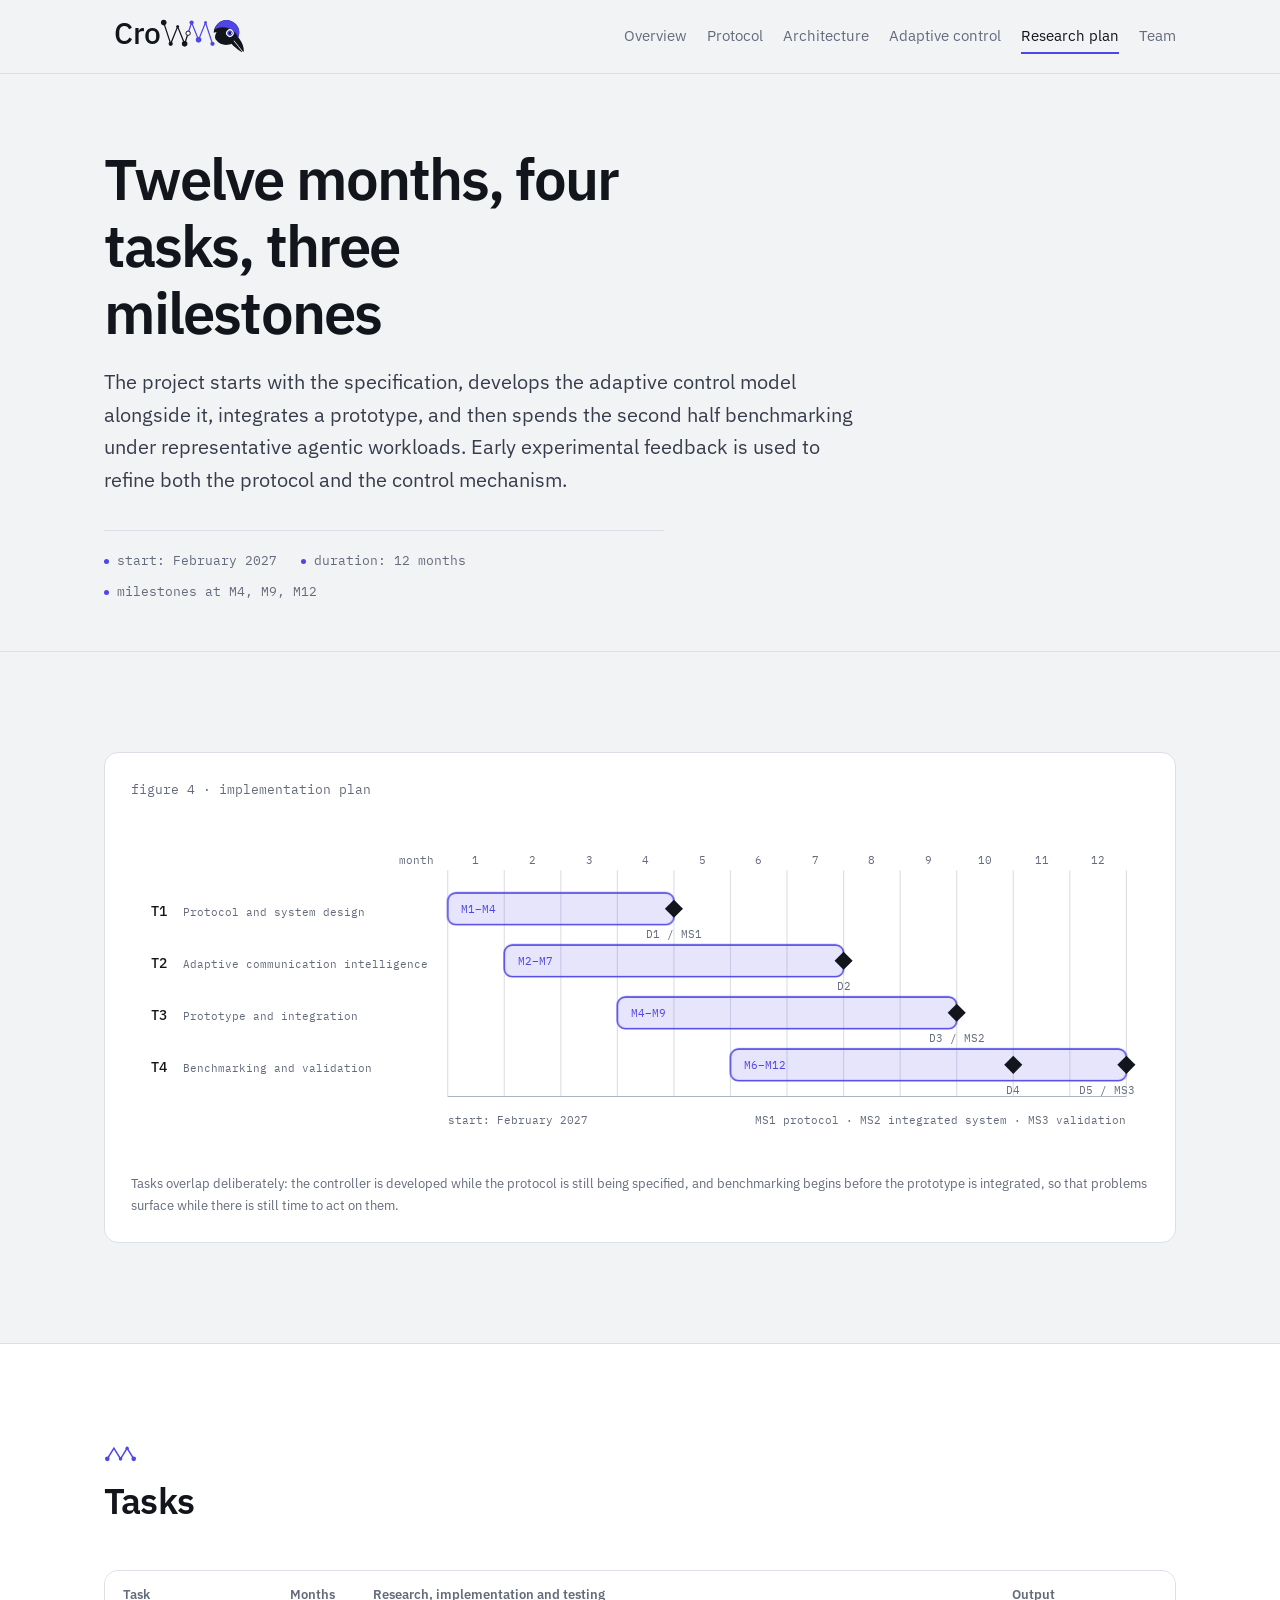
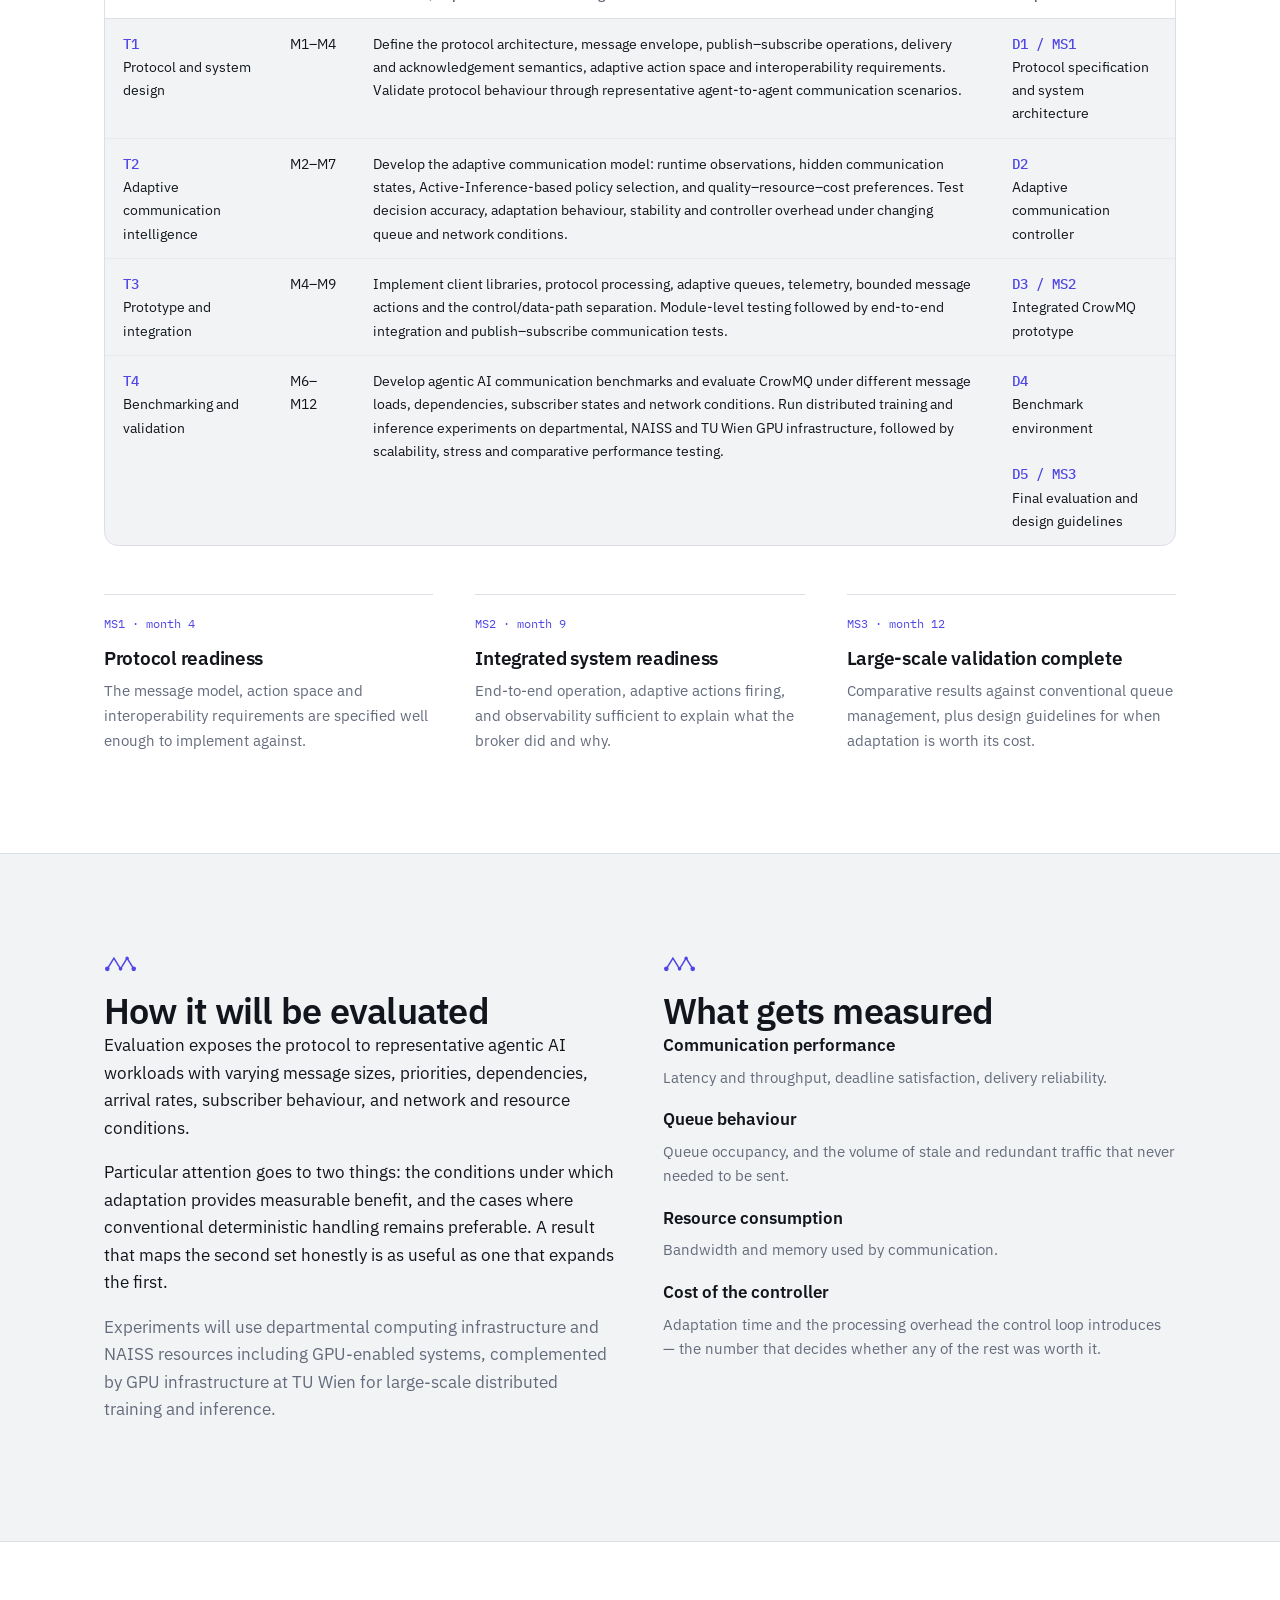
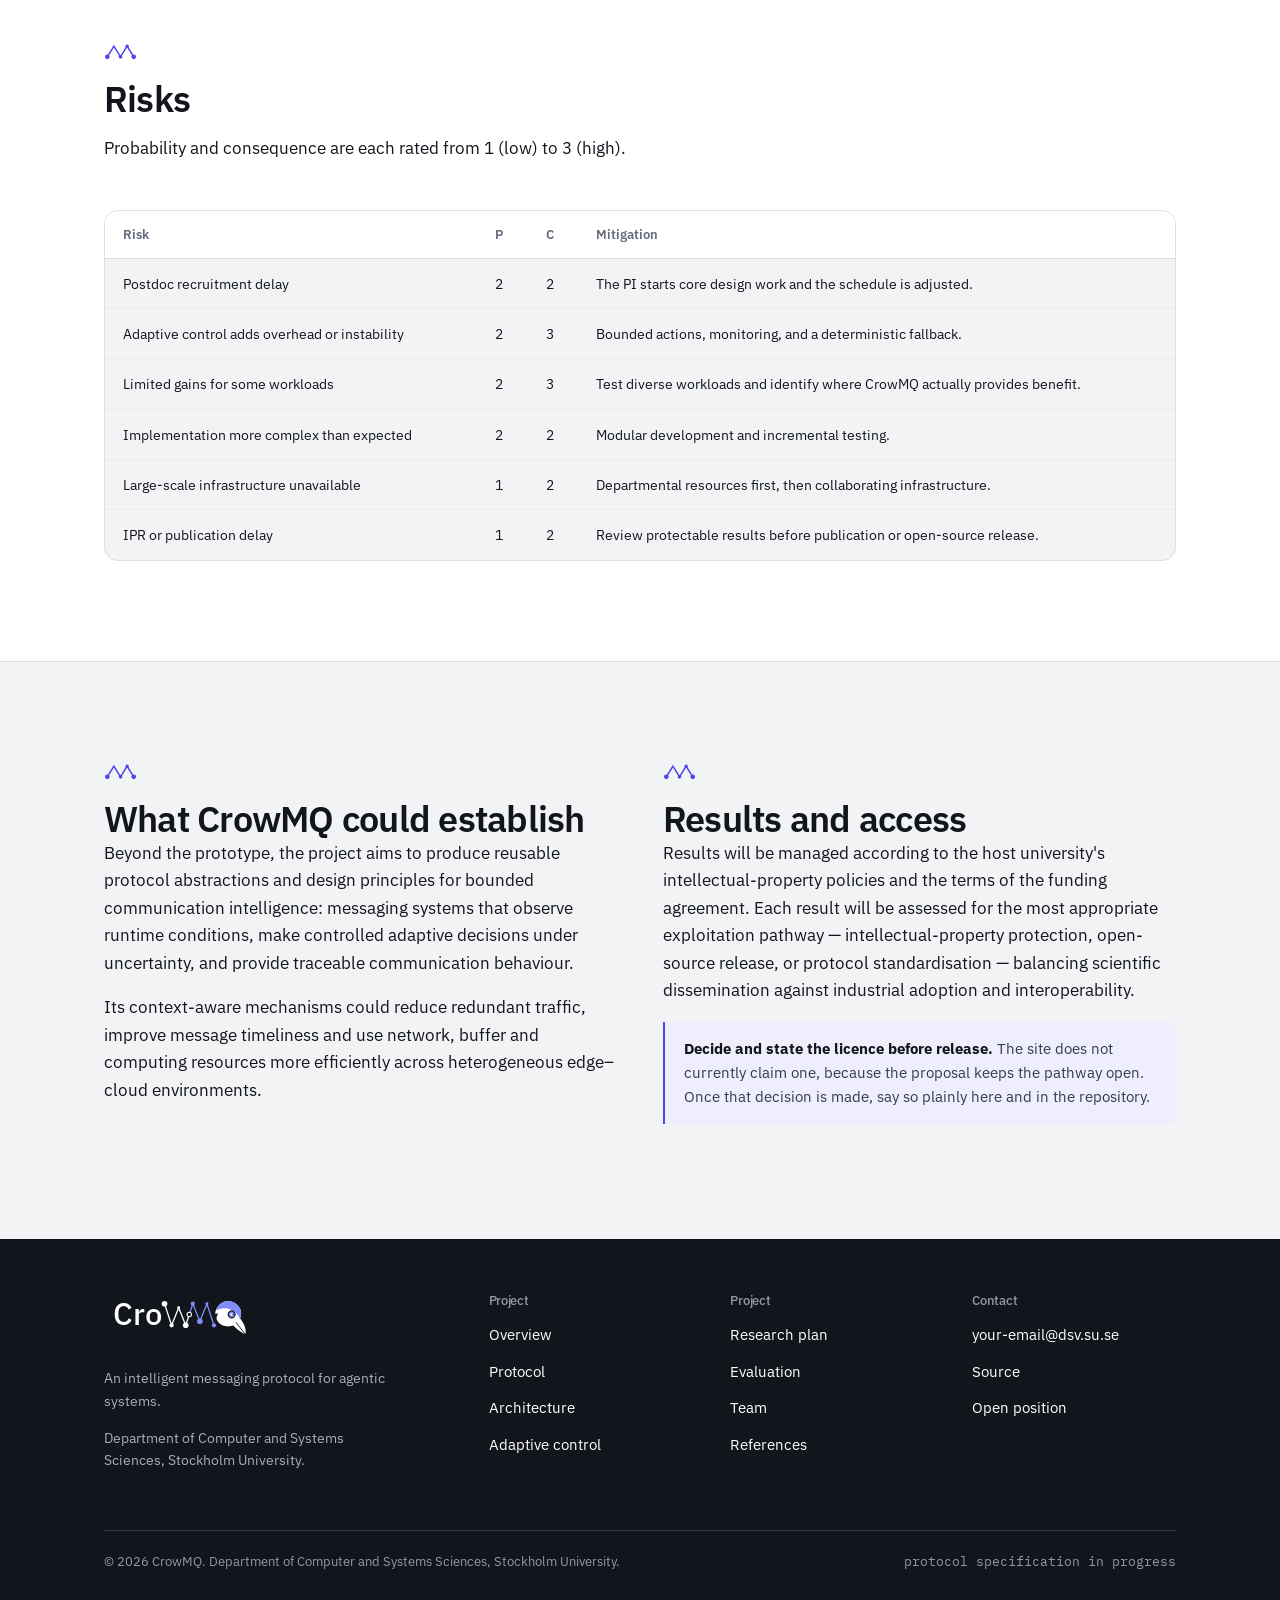
<file: plan.html>
<!doctype html>
<html lang="en">
<head>
<meta charset="utf-8">
<meta name="viewport" content="width=device-width, initial-scale=1">
<title>Research plan — CrowMQ</title>
<meta name="description" content="A twelve-month plan: five goals, four technical tasks, three milestones, the evaluation design, and the project risk register.">
<meta name="theme-color" content="#F2F3F5">
<link rel="icon" href="assets/img/favicon.svg" type="image/svg+xml">
<link rel="canonical" href="https://your-username.github.io/crowmq-site/plan.html">
<meta property="og:type" content="website">
<meta property="og:title" content="Research plan — CrowMQ">
<meta property="og:description" content="A twelve-month plan: five goals, four technical tasks, three milestones, the evaluation design, and the project risk register.">
<meta property="og:image" content="https://your-username.github.io/crowmq-site/assets/img/og-image.png">
<meta property="og:url" content="https://your-username.github.io/crowmq-site/plan.html">
<meta name="twitter:card" content="summary_large_image">
<link rel="preconnect" href="https://fonts.googleapis.com">
<link rel="preconnect" href="https://fonts.gstatic.com" crossorigin>
<link href="https://fonts.googleapis.com/css2?family=IBM+Plex+Mono:wght@400;500&amp;family=IBM+Plex+Sans:wght@400;500;600&amp;display=swap" rel="stylesheet">
<style>
/* CrowMQ — site styles.
   Edit this file, then run `python3 tools/build.py` to regenerate the pages.
   Palette follows crowmq-brand-notes.md: ink #12151C, accent #4F46E5,
   counter #FFFFFF, with #818CF8 as the accent tint on dark surfaces. */

:root {
  --paper:      #F2F3F5;
  --surface:    #FFFFFF;
  --ink:        #12151C;
  --ink-soft:   #363C4B;
  --muted:      #646B7C;
  --line:       #DCDFE6;
  --line-soft:  #E8EAEF;
  --accent:     #4F46E5;
  --halo:       #818CF8;
  --wash:       #EEEEFC;

  --sans: "IBM Plex Sans", ui-sans-serif, system-ui, -apple-system, "Segoe UI", sans-serif;
  --mono: "IBM Plex Mono", ui-monospace, SFMono-Regular, Menlo, Consolas, monospace;

  --wrap: 1120px;
  --gut: 24px;
  --band: 100px;
}

* { box-sizing: border-box; }

html { -webkit-text-size-adjust: 100%; scroll-behavior: smooth; }
@media (prefers-reduced-motion: reduce) { html { scroll-behavior: auto; } }

body {
  margin: 0;
  background: var(--paper);
  color: var(--ink);
  font-family: var(--sans);
  font-size: 17px;
  line-height: 1.62;
  -webkit-font-smoothing: antialiased;
}

img, svg { max-width: 100%; }

a { color: var(--accent); text-decoration: none; }
a:hover { text-decoration: underline; text-underline-offset: 3px; }

:focus-visible { outline: 2px solid var(--accent); outline-offset: 3px; border-radius: 2px; }

h1, h2, h3, h4 { margin: 0; font-weight: 600; letter-spacing: -0.021em; line-height: 1.16; }
h1 { font-size: clamp(2.3rem, 5vw, 3.6rem); letter-spacing: -0.033em; }
h2 { font-size: clamp(1.65rem, 3vw, 2.25rem); }
h3 { font-size: 1.19rem; letter-spacing: -0.014em; }
h4 { font-size: 1rem; }
p  { margin: 0 0 1em; max-width: 70ch; }
ul, ol { max-width: 70ch; }
li { margin-bottom: 7px; }

.wrap { max-width: var(--wrap); margin: 0 auto; padding: 0 var(--gut); }
.muted { color: var(--muted); }
.lede { font-size: 1.19rem; color: var(--ink-soft); max-width: 64ch; }
.small { font-size: 0.875rem; }
.mono { font-family: var(--mono); }

/* ---------- navigation ---------- */

.nav {
  position: sticky; top: 0; z-index: 50;
  background: rgba(242, 243, 245, 0.88);
  backdrop-filter: blur(10px);
  border-bottom: 1px solid var(--line);
}
.nav-in {
  max-width: var(--wrap); margin: 0 auto; padding: 12px var(--gut);
  display: flex; align-items: center; gap: 26px;
}
.brand { display: inline-flex; align-items: center; }
.brand:hover { text-decoration: none; }
.brand svg { width: 146px; height: auto; display: block; }

.nav-links { display: flex; gap: 20px; margin-left: auto; align-items: center; }
.nav-links a {
  color: var(--muted); font-size: 0.93rem; padding: 4px 0;
  border-bottom: 2px solid transparent;
}
.nav-links a:hover { color: var(--ink); text-decoration: none; }
.nav-links a.on { color: var(--ink); border-bottom-color: var(--accent); }

.nav-toggle {
  display: none; margin-left: auto; background: var(--surface);
  border: 1px solid var(--line); color: var(--ink); border-radius: 8px;
  padding: 7px 11px; font: inherit; font-size: 0.9rem; cursor: pointer;
}

/* ---------- buttons ---------- */

.btn {
  display: inline-flex; align-items: center; gap: 9px;
  padding: 11px 19px; border-radius: 8px; font-size: 0.96rem; font-weight: 500;
  border: 1px solid var(--line); color: var(--ink); background: var(--surface);
  cursor: pointer; font-family: inherit;
  transition: border-color .15s ease, background-color .15s ease;
}
.btn:hover { text-decoration: none; border-color: #C3C8D2; }
.btn-primary { background: var(--accent); border-color: var(--accent); color: #fff; }
.btn-primary:hover { background: #4038CE; border-color: #4038CE; }
.btn-row { display: flex; flex-wrap: wrap; gap: 12px; margin-top: 28px; }

/* ---------- bands ---------- */

.band { padding: var(--band) 0; border-top: 1px solid var(--line); }
.band-alt { background: var(--surface); }
.band-ink { background: var(--ink); color: #fff; border-top: none; }
.band-ink h2, .band-ink h3, .band-ink h4 { color: #fff; }
.band-ink .lede, .band-ink p { color: #C7CBD6; }
.band-ink a { color: var(--halo); }
.band-ink .btn { background: transparent; border-color: rgba(255,255,255,.22); color: #fff; }
.band-ink .btn:hover { border-color: rgba(255,255,255,.45); }
.band-ink .btn-primary { background: var(--halo); border-color: var(--halo); color: var(--ink); }
.band-ink .btn-primary:hover { background: #9AA3F8; border-color: #9AA3F8; }
.band-ink .tick path { stroke: var(--halo); }
.band-ink .tick circle { fill: var(--halo); }

.band-head { max-width: 64ch; margin-bottom: 48px; }
.band-head h2 { margin-bottom: 15px; }
.band-head p:last-child { margin-bottom: 0; }

/* section marker: a fragment of the wordmark's network ligature */
.tick { display: block; width: 38px; height: auto; margin-bottom: 18px; }
.tick path { stroke: var(--accent); fill: none; stroke-width: 1.9; }
.tick circle { fill: var(--accent); }

/* ---------- hero ---------- */

.hero { padding: 72px 0 80px; }
.hero-grid { display: grid; grid-template-columns: 1.06fr 0.94fr; gap: 54px; align-items: center; }
.hero h1 { margin-bottom: 20px; }
.hero .lede { font-size: 1.25rem; }
.hero-facts {
  display: flex; flex-wrap: wrap; gap: 10px 24px; margin-top: 34px;
  padding-top: 20px; border-top: 1px solid var(--line);
  font-family: var(--mono); font-size: 0.8rem; color: var(--muted);
}
.hero-facts span { display: inline-flex; align-items: center; gap: 8px; }
.hero-facts i { width: 5px; height: 5px; border-radius: 50%; background: var(--accent); font-style: normal; }

/* ---------- feature blocks ---------- */

.cols { display: grid; gap: 38px 42px; }
.cols-2 { grid-template-columns: repeat(2, 1fr); }
.cols-3 { grid-template-columns: repeat(3, 1fr); }
.cols-4 { grid-template-columns: repeat(4, 1fr); }

.feat { border-top: 1px solid var(--line); padding-top: 19px; }
.band-ink .feat { border-top-color: rgba(255,255,255,.18); }
.feat h3 { margin-bottom: 9px; }
.feat p { color: var(--muted); font-size: 0.96rem; margin-bottom: 0; }
.band-ink .feat p { color: #A8AEBD; }
.feat-key { font-family: var(--mono); font-size: 0.77rem; color: var(--accent); display: block; margin-bottom: 13px; }
.band-ink .feat-key { color: var(--halo); }

/* ---------- panels ---------- */

.panel { background: var(--surface); border: 1px solid var(--line); border-radius: 14px; padding: 26px; }
.band-alt .panel { background: var(--paper); }
.band-ink .panel { background: #1A1E28; border-color: rgba(255,255,255,.14); }
.panel-title { font-family: var(--mono); font-size: 0.79rem; color: var(--muted); margin-bottom: 16px; }
.panel-cap { font-size: 0.83rem; color: var(--muted); margin: 18px 0 0; max-width: none; }
.band-ink .panel-title, .band-ink .panel-cap { color: #9099AB; }

/* ---------- code ---------- */

.code { position: relative; background: var(--ink); border-radius: 10px; margin: 0 0 20px; }
.code pre {
  margin: 0; padding: 17px 19px; overflow-x: auto;
  font-family: var(--mono); font-size: 0.85rem; line-height: 1.75; color: #D5D9E3;
}
.code .cm { color: #7B8496; }
.code .st { color: #A5B4FC; }
.code .kw { color: #C4B5FD; }
.copy {
  position: absolute; top: 9px; right: 9px; opacity: 0;
  background: rgba(255,255,255,.1); border: 1px solid rgba(255,255,255,.18); color: #C7CBD6;
  font: inherit; font-size: 0.73rem; font-family: var(--mono);
  padding: 4px 9px; border-radius: 6px; cursor: pointer; transition: opacity .15s ease;
}
.code:hover .copy, .copy:focus-visible { opacity: 1; }

/* ---------- steps ---------- */

.steps { list-style: none; margin: 0; padding: 0; counter-reset: s; max-width: none; }
.steps > li {
  counter-increment: s; position: relative;
  padding: 0 0 32px 58px; border-left: 1px solid var(--line); margin-left: 16px;
}
.steps > li:last-child { border-left-color: transparent; padding-bottom: 0; }
.steps > li::before {
  content: counter(s); position: absolute; left: -16px; top: -3px;
  width: 32px; height: 32px; border-radius: 50%;
  background: var(--surface); border: 1px solid var(--line); color: var(--accent);
  font-family: var(--mono); font-size: 0.82rem;
  display: grid; place-items: center;
}
.band-alt .steps > li::before { background: var(--paper); }
.steps h3 { margin-bottom: 7px; }
.steps p { color: var(--muted); }

/* ---------- tables ---------- */

.tbl-wrap { overflow-x: auto; border: 1px solid var(--line); border-radius: 14px; background: var(--surface); }
.band-alt .tbl-wrap { background: var(--paper); }
table { border-collapse: collapse; width: 100%; font-size: 0.9rem; min-width: 620px; }
th, td { text-align: left; padding: 13px 18px; border-bottom: 1px solid var(--line-soft); vertical-align: top; }
th { font-weight: 600; font-size: 0.79rem; color: var(--muted); background: var(--paper); border-bottom-color: var(--line); }
.band-alt th { background: var(--surface); }
tr:last-child td { border-bottom: none; }
td .id { font-family: var(--mono); color: var(--accent); font-weight: 500; }
code { font-family: var(--mono); font-size: 0.87em; color: var(--accent); background: var(--wash); padding: 1px 5px; border-radius: 4px; }
.code code, pre code { background: none; padding: 0; color: inherit; }

/* ---------- people ---------- */

.people { display: grid; grid-template-columns: repeat(3, 1fr); gap: 32px; }
.person { border-top: 1px solid var(--line); padding-top: 21px; }
.avatar {
  width: 68px; height: 68px; border-radius: 50%; margin-bottom: 16px;
  background: var(--wash); border: 1px solid var(--line);
  display: grid; place-items: center; overflow: hidden; object-fit: cover;
}
.avatar svg { width: 42px; height: auto; }
.person h3 { margin-bottom: 3px; }
.person .role { color: var(--accent); font-size: 0.84rem; font-family: var(--mono); margin-bottom: 9px; }
.person p { color: var(--muted); font-size: 0.93rem; margin-bottom: 9px; }

/* ---------- misc ---------- */

.note {
  border-left: 2px solid var(--accent); background: var(--wash);
  padding: 15px 19px; border-radius: 0 8px 8px 0; font-size: 0.93rem; color: var(--ink-soft);
}
.note strong { color: var(--ink); }

.tags { display: flex; flex-wrap: wrap; gap: 8px; margin: 0 0 8px; padding: 0; list-style: none; }
.tags li { font-family: var(--mono); font-size: 0.76rem; color: var(--muted); border: 1px solid var(--line); border-radius: 999px; padding: 4px 11px; margin: 0; background: var(--surface); }
.band-ink .tags li { background: transparent; border-color: rgba(255,255,255,.2); color: #A8AEBD; }

.split { display: grid; grid-template-columns: 1fr 1fr; gap: 46px; align-items: start; }
.split-wide { grid-template-columns: 1.25fr 0.75fr; }

.deflist { margin: 0; max-width: 64ch; }
.deflist dt { font-weight: 600; margin-top: 17px; }
.deflist dt:first-child { margin-top: 0; }
.deflist dd { margin: 5px 0 0; color: var(--muted); font-size: 0.95rem; }
.band-ink .deflist dd { color: #A8AEBD; }

.refs { font-size: 0.86rem; color: var(--muted); max-width: none; padding-left: 0; list-style: none; counter-reset: r; }
.refs li { counter-increment: r; padding-left: 38px; position: relative; margin-bottom: 11px; }
.refs li::before {
  content: "[" counter(r) "]"; position: absolute; left: 0; top: 0;
  font-family: var(--mono); font-size: 0.8rem; color: var(--accent);
}

/* ---------- footer ---------- */

.foot { background: var(--ink); color: #fff; padding: 54px 0 40px; }
.foot .brand svg { width: 148px; }
.foot h4 { font-size: 0.81rem; color: #9099AB; font-weight: 500; margin-bottom: 13px; }
.foot-grid { display: grid; grid-template-columns: 1.7fr 1fr 1fr 1fr; gap: 38px; }
.foot ul { list-style: none; margin: 0; padding: 0; }
.foot li { margin-bottom: 9px; }
.foot li a, .foot p a { color: #fff; font-size: 0.93rem; }
.foot p { color: #A8AEBD; }
.foot-note {
  margin-top: 44px; padding-top: 20px; border-top: 1px solid rgba(255,255,255,.14);
  display: flex; flex-wrap: wrap; gap: 12px 26px; justify-content: space-between;
  color: #9099AB; font-size: 0.84rem;
}

/* ---------- figures: shared ---------- */

.fig { width: 100%; height: auto; display: block; }
.fig .box { fill: var(--surface); stroke: var(--line); stroke-width: 1.2; }
.band-alt .fig .box { fill: var(--paper); }
.fig .box-accent { fill: var(--wash); stroke: var(--accent); stroke-width: 1.2; }
.fig .group { fill: none; stroke: var(--line); stroke-width: 1.2; stroke-dasharray: 5 4; }
.fig .group-accent { fill: none; stroke: var(--halo); stroke-width: 1.3; stroke-dasharray: 6 5; }
.fig .t { font-family: var(--sans); font-size: 12.5px; fill: var(--ink); font-weight: 500; }
.fig .t-lg { font-family: var(--sans); font-size: 14px; fill: var(--ink); font-weight: 600; }
.fig .t-sm { font-family: var(--mono); font-size: 9.5px; fill: var(--muted); }
.fig .t-key { font-family: var(--mono); font-size: 9.5px; fill: var(--accent); }
.fig .wire { fill: none; stroke: #B9BFCB; stroke-width: 1.2; }
.fig .wire-accent { fill: none; stroke: var(--accent); stroke-width: 1.4; }
.fig .axis { stroke: #AEB5C2; stroke-width: 1; }
.fig .grid { stroke: var(--line); stroke-width: 1; }

/* figure 1 */
.f1-gap { fill: var(--accent); opacity: 0; animation: gapIn 1.1s ease 1.4s forwards; }
.f1-fit-m { fill: none; stroke: var(--accent); stroke-width: 2.2; stroke-dasharray: 1000; stroke-dashoffset: 1000; animation: draw 1.7s ease forwards; }
.f1-fit-h { fill: none; stroke: #7A8394; stroke-width: 2; stroke-dasharray: 7 5; opacity: 0; animation: fadeIn 1s ease .7s forwards; }
.f1-pt { opacity: 0; animation: fadeIn .6s ease forwards; }
.f1-lab { font-family: var(--mono); font-size: 9.5px; opacity: 0; animation: fadeIn .6s ease 1.9s forwards; }
@keyframes draw { to { stroke-dashoffset: 0; } }
@keyframes fadeIn { to { opacity: 1; } }
@keyframes gapIn { to { opacity: .08; } }

/* figures 2 and 3 */
.pulse { fill: var(--accent); }
.pulse-halo { fill: var(--halo); }
.f2-msg { animation: f2msg 8s linear infinite; }
@keyframes f2msg {
  0%   { transform: translate(78px,  300px); opacity: 0; }
  5%   { opacity: 1; }
  18%  { transform: translate(200px, 300px); }
  34%  { transform: translate(336px, 300px); }
  50%  { transform: translate(452px, 300px); }
  64%  { transform: translate(568px, 300px); }
  78%  { transform: translate(676px, 300px); }
  92%  { transform: translate(812px, 300px); opacity: 1; }
  100% { transform: translate(944px, 300px); opacity: 0; }
}
.f2-ctrl { animation: f2ctrl 8s ease-in-out infinite; }
@keyframes f2ctrl {
  0%, 14%  { transform: translate(358px, 150px); opacity: 0; }
  20%      { opacity: 1; }
  36%      { transform: translate(508px, 150px); opacity: 1; }
  52%      { transform: translate(650px, 150px); opacity: 1; }
  68%      { transform: translate(505px, 214px); opacity: 1; }
  82%,100% { transform: translate(452px, 258px); opacity: 0; }
}
.f3-orbit { transform-origin: 450px 236px; animation: spin 10s linear infinite; }
.f3-orbit > .pulse { transform-origin: 450px 236px; animation: counterspin 10s linear infinite; }
@keyframes spin { to { transform: rotate(360deg); } }
@keyframes counterspin { to { transform: rotate(-360deg); } }

/* figure 4 */
.f4-bar { transform-origin: left center; transform: scaleX(0); animation: grow .85s cubic-bezier(.2,.7,.3,1) forwards; }
@keyframes grow { to { transform: scaleX(1); } }

/* ---------- animated network ligature ---------- */

.hero-art { display: grid; place-items: center; }
.ligature { width: 100%; max-width: 420px; height: auto; display: block; }
.lig-wire-ink { fill: none; stroke: var(--ink); stroke-width: 1.9; }
.lig-wire-accent { fill: none; stroke: var(--accent); stroke-width: 1.9; }
.lig-node-ink { fill: var(--ink); }
.lig-node-accent { fill: var(--accent); }
.lig-hollow { fill: var(--surface); stroke: var(--ink); stroke-width: 1.5; }
.lig-glow { stroke: var(--halo); stroke-linecap: round; fill: none; opacity: 0; animation: chan 3.6s ease-in-out infinite; }
.lig-packet { fill: var(--halo); opacity: 0; animation: chan 3.6s ease-in-out infinite; }
.lig-halo { fill: var(--halo); opacity: 0; animation: haloPulse 3.6s ease-in-out infinite; transform-box: fill-box; transform-origin: center; }
@keyframes chan { 0%, 100% { opacity: 0; } 45%, 55% { opacity: .6; } }
@keyframes haloPulse { 0%, 100% { opacity: 0; transform: scale(1); } 50% { opacity: .4; transform: scale(2.2); } }

@media (prefers-reduced-motion: reduce) {
  .f1-gap { opacity: .08; animation: none; }
  .f1-fit-m { stroke-dashoffset: 0; animation: none; }
  .f1-fit-h, .f1-pt, .f1-lab { opacity: 1; animation: none; }
  .f4-bar { transform: scaleX(1); animation: none; }
  .f2-msg, .f2-ctrl, .f3-orbit, .f3-orbit > .pulse,
  .lig-glow, .lig-packet, .lig-halo { animation: none; }
  .f2-msg { transform: translate(391px, 300px); opacity: 1; }
  .f2-ctrl { transform: translate(508px, 150px); opacity: 1; }
  .lig-glow, .lig-packet { opacity: .45; }
}

/* ---------- responsive ---------- */

@media (max-width: 920px) {
  :root { --band: 72px; }
  .hero-grid, .split, .split-wide, .cols-2, .cols-3, .cols-4 { grid-template-columns: 1fr; }
  .hero-grid { gap: 40px; }
  .people { grid-template-columns: repeat(2, 1fr); }
  .foot-grid { grid-template-columns: 1fr 1fr; }
  .nav-toggle { display: block; }
  .brand svg { width: 128px; }
  .nav-links {
    display: none; position: absolute; left: 0; right: 0; top: 100%;
    flex-direction: column; align-items: flex-start; gap: 0;
    background: var(--surface); border-bottom: 1px solid var(--line); padding: 6px var(--gut) 16px;
  }
  .nav-links.open { display: flex; }
  .nav-links a { padding: 11px 0; width: 100%; border-bottom: 1px solid var(--line-soft); }
}

@media (max-width: 560px) {
  body { font-size: 16px; }
  .people { grid-template-columns: 1fr; }
  .foot-grid { grid-template-columns: 1fr; gap: 26px; }
  .btn { width: 100%; justify-content: center; }
}

</style>
</head>
<body>
<header class="nav">
  <div class="nav-in">
    <a class="brand" href="index.html"><svg viewBox="6 4 220 74" xmlns="http://www.w3.org/2000/svg" role="img" aria-label="CrowMQ"><text x="92" y="52" text-anchor="end" font-family="IBM Plex Sans, sans-serif" font-size="45.5" font-weight="500" fill="#12151C">Cro</text><g transform="translate(96,20)"><path d="M0,0 L10.5,32 L21,6 L31.5,32 L36.75,16" fill="none" stroke="#12151C" stroke-width="1.9"/><path d="M36.75,16 L42,0 L52.5,26 L63,0 L73.5,32" fill="none" stroke="#4F46E5" stroke-width="1.9"/><circle cx="0" cy="0" r="4.2" fill="#12151C"/><circle cx="10.5" cy="32" r="3.2" fill="#12151C"/><circle cx="21" cy="6" r="2.2" fill="#12151C"/><circle cx="31.5" cy="32" r="4.2" fill="#12151C"/><circle cx="42" cy="0" r="3.2" fill="#4F46E5"/><circle cx="52.5" cy="26" r="4.2" fill="#4F46E5"/><circle cx="63" cy="0" r="2.2" fill="#4F46E5"/><circle cx="73.5" cy="32" r="3.2" fill="#4F46E5"/><circle cx="36.75" cy="16" r="3.3" fill="#FFFFFF" stroke="#12151C" stroke-width="1.5"/></g><g transform="translate(191,37.9) rotate(45) scale(0.48)"><path d="M32,-18 C26,-36 10,-44 -6,-43 C-28,-42 -44,-26 -44,-4 C-44,8 -40,18 -33,25 L-28,17 C-24,29 -20,35 -10,36 C8,39 26,26 32,8 C34,0 34,-10 32,-18 Z" fill="#12151C"/><path d="M32,-18 C26,-36 10,-44 -6,-43 C-28,-42 -44,-26 -44,-4 C-43,4 -41,10 -38,15 C-34,0 -24,-12 -8,-19 C6,-25 24,-24 32,-18 Z" fill="#4F46E5"/><path d="M32,-20 L40,-18 C54,-16 66,-10 76,0 L72,6 C56,10 42,11 30,10 C30,0 31,-10 32,-20 Z" fill="#12151C"/><path d="M31,-2 C45,0 60,1 73,3" fill="none" stroke="#FFFFFF" stroke-width="2.5" stroke-linecap="round"/><circle cx="4" cy="-10" r="12" fill="#FFFFFF"/><circle cx="4" cy="-10" r="8.5" fill="#4F46E5"/><circle cx="4" cy="-10" r="3.8" fill="#12151C"/><circle cx="7.5" cy="-13.5" r="1.8" fill="#FFFFFF"/></g></svg></a>
    <button class="nav-toggle" aria-expanded="false" aria-controls="nav-links">Menu</button>
    <nav class="nav-links" id="nav-links"><a href="index.html">Overview</a><a href="protocol.html">Protocol</a><a href="architecture.html">Architecture</a><a href="adaptive.html">Adaptive control</a><a href="plan.html" class="on">Research plan</a><a href="team.html">Team</a></nav>
  </div>
</header>
<main>
<section class="hero" style="padding-bottom:36px">
  <div class="wrap">
    <h1 style="max-width:15ch">Twelve months, four tasks, three milestones</h1>
    <p class="lede">The project starts with the specification, develops the adaptive control model
    alongside it, integrates a prototype, and then spends the second half benchmarking under
    representative agentic workloads. Early experimental feedback is used to refine both the
    protocol and the control mechanism.</p>
    <p class="hero-facts">
      <span><i></i>start: February 2027</span>
      <span><i></i>duration: 12 months</span>
      <span><i></i>milestones at M4, M9, M12</span>
    </p>
  </div>
</section>

<section class="band">
  <div class="wrap">
    <div class="panel">
      <p class="panel-title">figure 4 · implementation plan</p>
      <svg class="fig" viewBox="0 0 900 300" xmlns="http://www.w3.org/2000/svg" role="img" aria-label="A twelve month plan. Task 1 runs months 1 to 4, task 2 months 2 to 7, task 3 months 4 to 9 and task 4 months 6 to 12. Milestones fall at months 4, 9 and 12."><text class="t-sm" x="268" y="42" text-anchor="end">month</text><line class="grid" x1="280.0" y1="48" x2="280.0" y2="248"/><line class="grid" x1="330.0" y1="48" x2="330.0" y2="248"/><text class="t-sm" x="305.0" y="42" text-anchor="middle">1</text><line class="grid" x1="380.0" y1="48" x2="380.0" y2="248"/><text class="t-sm" x="355.0" y="42" text-anchor="middle">2</text><line class="grid" x1="430.0" y1="48" x2="430.0" y2="248"/><text class="t-sm" x="405.0" y="42" text-anchor="middle">3</text><line class="grid" x1="480.0" y1="48" x2="480.0" y2="248"/><text class="t-sm" x="455.0" y="42" text-anchor="middle">4</text><line class="grid" x1="530.0" y1="48" x2="530.0" y2="248"/><text class="t-sm" x="505.0" y="42" text-anchor="middle">5</text><line class="grid" x1="580.0" y1="48" x2="580.0" y2="248"/><text class="t-sm" x="555.0" y="42" text-anchor="middle">6</text><line class="grid" x1="630.0" y1="48" x2="630.0" y2="248"/><text class="t-sm" x="605.0" y="42" text-anchor="middle">7</text><line class="grid" x1="680.0" y1="48" x2="680.0" y2="248"/><text class="t-sm" x="655.0" y="42" text-anchor="middle">8</text><line class="grid" x1="730.0" y1="48" x2="730.0" y2="248"/><text class="t-sm" x="705.0" y="42" text-anchor="middle">9</text><line class="grid" x1="780.0" y1="48" x2="780.0" y2="248"/><text class="t-sm" x="755.0" y="42" text-anchor="middle">10</text><line class="grid" x1="830.0" y1="48" x2="830.0" y2="248"/><text class="t-sm" x="805.0" y="42" text-anchor="middle">11</text><line class="grid" x1="880.0" y1="48" x2="880.0" y2="248"/><text class="t-sm" x="855.0" y="42" text-anchor="middle">12</text><text class="t" x="18" y="88">T1</text><text class="t-sm" x="46" y="88">Protocol and system design</text><rect class="f4-bar" style="animation-delay:0.00s;transform-origin:280.0px 82px" x="280.0" y="68" width="200.0" height="28" rx="7" fill="#4F46E5" opacity="0.14"/><rect class="f4-bar" style="animation-delay:0.00s;transform-origin:280.0px 82px" x="280.0" y="68" width="200.0" height="28" rx="7" fill="none" stroke="#4F46E5" stroke-width="1.4"/><text class="t-key" x="292.0" y="86">M1–M4</text><text class="t" x="18" y="134">T2</text><text class="t-sm" x="46" y="134">Adaptive communication intelligence</text><rect class="f4-bar" style="animation-delay:0.15s;transform-origin:330.0px 128px" x="330.0" y="114" width="300.0" height="28" rx="7" fill="#4F46E5" opacity="0.14"/><rect class="f4-bar" style="animation-delay:0.15s;transform-origin:330.0px 128px" x="330.0" y="114" width="300.0" height="28" rx="7" fill="none" stroke="#4F46E5" stroke-width="1.4"/><text class="t-key" x="342.0" y="132">M2–M7</text><text class="t" x="18" y="180">T3</text><text class="t-sm" x="46" y="180">Prototype and integration</text><rect class="f4-bar" style="animation-delay:0.30s;transform-origin:430.0px 174px" x="430.0" y="160" width="300.0" height="28" rx="7" fill="#4F46E5" opacity="0.14"/><rect class="f4-bar" style="animation-delay:0.30s;transform-origin:430.0px 174px" x="430.0" y="160" width="300.0" height="28" rx="7" fill="none" stroke="#4F46E5" stroke-width="1.4"/><text class="t-key" x="442.0" y="178">M4–M9</text><text class="t" x="18" y="226">T4</text><text class="t-sm" x="46" y="226">Benchmarking and validation</text><rect class="f4-bar" style="animation-delay:0.45s;transform-origin:530.0px 220px" x="530.0" y="206" width="350.0" height="28" rx="7" fill="#4F46E5" opacity="0.14"/><rect class="f4-bar" style="animation-delay:0.45s;transform-origin:530.0px 220px" x="530.0" y="206" width="350.0" height="28" rx="7" fill="none" stroke="#4F46E5" stroke-width="1.4"/><text class="t-key" x="542.0" y="224">M6–M12</text><path d="M480.0,74 L488.0,82 L480.0,90 L472.0,82 Z" fill="#12151C"/><text class="t-sm" x="480.0" y="108" text-anchor="middle">D1 / MS1</text><path d="M630.0,120 L638.0,128 L630.0,136 L622.0,128 Z" fill="#12151C"/><text class="t-sm" x="630.0" y="154" text-anchor="middle">D2</text><path d="M730.0,166 L738.0,174 L730.0,182 L722.0,174 Z" fill="#12151C"/><text class="t-sm" x="730.0" y="200" text-anchor="middle">D3 / MS2</text><path d="M780.0,212 L788.0,220 L780.0,228 L772.0,220 Z" fill="#12151C"/><text class="t-sm" x="780.0" y="246" text-anchor="middle">D4</text><path d="M880.0,212 L888.0,220 L880.0,228 L872.0,220 Z" fill="#12151C"/><text class="t-sm" x="888.0" y="246" text-anchor="end">D5 / MS3</text><line class="axis" x1="280" y1="248" x2="880" y2="248"/><text class="t-sm" x="280" y="272">start: February 2027</text><text class="t-sm" x="880" y="272" text-anchor="end">MS1 protocol · MS2 integrated system · MS3 validation</text></svg>
      <p class="panel-cap">Tasks overlap deliberately: the controller is developed while the
      protocol is still being specified, and benchmarking begins before the prototype is
      integrated, so that problems surface while there is still time to act on them.</p>
    </div>
  </div>
</section>

<section class="band band-alt">
  <div class="wrap">
    <div class="band-head">
      <svg class="tick" viewBox="0 0 46 22" xmlns="http://www.w3.org/2000/svg" aria-hidden="true"><path d="M4,18 L12,5 L20,18 L28,5 L36,18" stroke-linecap="round"/><circle cx="4" cy="18" r="2.8"/><circle cx="20" cy="18" r="2.2"/><circle cx="36" cy="18" r="2.8"/><circle cx="28" cy="5" r="2"/></svg>
      <h2>Tasks</h2>
    </div>
    <div class="tbl-wrap">
      <table>
        <thead><tr><th>Task</th><th>Months</th><th>Research, implementation and testing</th><th>Output</th></tr></thead>
        <tbody>
          <tr>
            <td><span class="id">T1</span><br>Protocol and system design</td>
            <td>M1–M4</td>
            <td>Define the protocol architecture, message envelope, publish–subscribe operations,
            delivery and acknowledgement semantics, adaptive action space and interoperability
            requirements. Validate protocol behaviour through representative agent-to-agent
            communication scenarios.</td>
            <td><span class="id">D1 / MS1</span><br>Protocol specification and system architecture</td>
          </tr>
          <tr>
            <td><span class="id">T2</span><br>Adaptive communication intelligence</td>
            <td>M2–M7</td>
            <td>Develop the adaptive communication model: runtime observations, hidden
            communication states, Active-Inference-based policy selection, and
            quality–resource–cost preferences. Test decision accuracy, adaptation behaviour,
            stability and controller overhead under changing queue and network conditions.</td>
            <td><span class="id">D2</span><br>Adaptive communication controller</td>
          </tr>
          <tr>
            <td><span class="id">T3</span><br>Prototype and integration</td>
            <td>M4–M9</td>
            <td>Implement client libraries, protocol processing, adaptive queues, telemetry,
            bounded message actions and the control/data-path separation. Module-level testing
            followed by end-to-end integration and publish–subscribe communication tests.</td>
            <td><span class="id">D3 / MS2</span><br>Integrated CrowMQ prototype</td>
          </tr>
          <tr>
            <td><span class="id">T4</span><br>Benchmarking and validation</td>
            <td>M6–M12</td>
            <td>Develop agentic AI communication benchmarks and evaluate CrowMQ under different
            message loads, dependencies, subscriber states and network conditions. Run distributed
            training and inference experiments on departmental, NAISS and TU Wien GPU
            infrastructure, followed by scalability, stress and comparative performance testing.</td>
            <td><span class="id">D4</span><br>Benchmark environment<br><br><span class="id">D5 / MS3</span><br>Final evaluation and design guidelines</td>
          </tr>
        </tbody>
      </table>
    </div>
    <div class="cols cols-3" style="margin-top:48px">
      <div class="feat">
        <span class="feat-key">MS1 · month 4</span>
        <h3>Protocol readiness</h3>
        <p>The message model, action space and interoperability requirements are specified well
        enough to implement against.</p>
      </div>
      <div class="feat">
        <span class="feat-key">MS2 · month 9</span>
        <h3>Integrated system readiness</h3>
        <p>End-to-end operation, adaptive actions firing, and observability sufficient to explain
        what the broker did and why.</p>
      </div>
      <div class="feat">
        <span class="feat-key">MS3 · month 12</span>
        <h3>Large-scale validation complete</h3>
        <p>Comparative results against conventional queue management, plus design guidelines for
        when adaptation is worth its cost.</p>
      </div>
    </div>
  </div>
</section>

<section class="band" id="evaluation">
  <div class="wrap split">
    <div>
      <svg class="tick" viewBox="0 0 46 22" xmlns="http://www.w3.org/2000/svg" aria-hidden="true"><path d="M4,18 L12,5 L20,18 L28,5 L36,18" stroke-linecap="round"/><circle cx="4" cy="18" r="2.8"/><circle cx="20" cy="18" r="2.2"/><circle cx="36" cy="18" r="2.8"/><circle cx="28" cy="5" r="2"/></svg>
      <h2>How it will be evaluated</h2>
      <p>Evaluation exposes the protocol to representative agentic AI workloads with varying
      message sizes, priorities, dependencies, arrival rates, subscriber behaviour, and network and
      resource conditions.</p>
      <p>Particular attention goes to two things: the conditions under which adaptation provides
      measurable benefit, and the cases where conventional deterministic handling remains
      preferable. A result that maps the second set honestly is as useful as one that expands the
      first.</p>
      <p class="muted">Experiments will use departmental computing infrastructure and NAISS
      resources including GPU-enabled systems, complemented by GPU infrastructure at TU Wien for
      large-scale distributed training and inference.</p>
    </div>
    <div>
      <svg class="tick" viewBox="0 0 46 22" xmlns="http://www.w3.org/2000/svg" aria-hidden="true"><path d="M4,18 L12,5 L20,18 L28,5 L36,18" stroke-linecap="round"/><circle cx="4" cy="18" r="2.8"/><circle cx="20" cy="18" r="2.2"/><circle cx="36" cy="18" r="2.8"/><circle cx="28" cy="5" r="2"/></svg>
      <h2>What gets measured</h2>
      <dl class="deflist">
        <dt>Communication performance</dt>
        <dd>Latency and throughput, deadline satisfaction, delivery reliability.</dd>
        <dt>Queue behaviour</dt>
        <dd>Queue occupancy, and the volume of stale and redundant traffic that never needed to be
        sent.</dd>
        <dt>Resource consumption</dt>
        <dd>Bandwidth and memory used by communication.</dd>
        <dt>Cost of the controller</dt>
        <dd>Adaptation time and the processing overhead the control loop introduces — the number
        that decides whether any of the rest was worth it.</dd>
      </dl>
    </div>
  </div>
</section>

<section class="band band-alt">
  <div class="wrap">
    <div class="band-head">
      <svg class="tick" viewBox="0 0 46 22" xmlns="http://www.w3.org/2000/svg" aria-hidden="true"><path d="M4,18 L12,5 L20,18 L28,5 L36,18" stroke-linecap="round"/><circle cx="4" cy="18" r="2.8"/><circle cx="20" cy="18" r="2.2"/><circle cx="36" cy="18" r="2.8"/><circle cx="28" cy="5" r="2"/></svg>
      <h2>Risks</h2>
      <p>Probability and consequence are each rated from 1 (low) to 3 (high).</p>
    </div>
    <div class="tbl-wrap">
      <table>
        <thead><tr><th>Risk</th><th>P</th><th>C</th><th>Mitigation</th></tr></thead>
        <tbody>
          <tr><td>Postdoc recruitment delay</td><td>2</td><td>2</td><td>The PI starts core design work and the schedule is adjusted.</td></tr>
          <tr><td>Adaptive control adds overhead or instability</td><td>2</td><td>3</td><td>Bounded actions, monitoring, and a deterministic fallback.</td></tr>
          <tr><td>Limited gains for some workloads</td><td>2</td><td>3</td><td>Test diverse workloads and identify where CrowMQ actually provides benefit.</td></tr>
          <tr><td>Implementation more complex than expected</td><td>2</td><td>2</td><td>Modular development and incremental testing.</td></tr>
          <tr><td>Large-scale infrastructure unavailable</td><td>1</td><td>2</td><td>Departmental resources first, then collaborating infrastructure.</td></tr>
          <tr><td>IPR or publication delay</td><td>1</td><td>2</td><td>Review protectable results before publication or open-source release.</td></tr>
        </tbody>
      </table>
    </div>
  </div>
</section>

<section class="band">
  <div class="wrap split">
    <div>
      <svg class="tick" viewBox="0 0 46 22" xmlns="http://www.w3.org/2000/svg" aria-hidden="true"><path d="M4,18 L12,5 L20,18 L28,5 L36,18" stroke-linecap="round"/><circle cx="4" cy="18" r="2.8"/><circle cx="20" cy="18" r="2.2"/><circle cx="36" cy="18" r="2.8"/><circle cx="28" cy="5" r="2"/></svg>
      <h2>What CrowMQ could establish</h2>
      <p>Beyond the prototype, the project aims to produce reusable protocol abstractions and
      design principles for bounded communication intelligence: messaging systems that observe
      runtime conditions, make controlled adaptive decisions under uncertainty, and provide
      traceable communication behaviour.</p>
      <p>Its context-aware mechanisms could reduce redundant traffic, improve message timeliness
      and use network, buffer and computing resources more efficiently across heterogeneous
      edge–cloud environments.</p>
    </div>
    <div>
      <svg class="tick" viewBox="0 0 46 22" xmlns="http://www.w3.org/2000/svg" aria-hidden="true"><path d="M4,18 L12,5 L20,18 L28,5 L36,18" stroke-linecap="round"/><circle cx="4" cy="18" r="2.8"/><circle cx="20" cy="18" r="2.2"/><circle cx="36" cy="18" r="2.8"/><circle cx="28" cy="5" r="2"/></svg>
      <h2>Results and access</h2>
      <p>Results will be managed according to the host university's intellectual-property policies
      and the terms of the funding agreement. Each result will be assessed for the most appropriate
      exploitation pathway — intellectual-property protection, open-source release, or protocol
      standardisation — balancing scientific dissemination against industrial adoption and
      interoperability.</p>
      <p class="note"><strong>Decide and state the licence before release.</strong> The site does
      not currently claim one, because the proposal keeps the pathway open. Once that decision is
      made, say so plainly here and in the repository.</p>
    </div>
  </div>
</section>

</main>
<footer class="foot">
  <div class="wrap">
    <div class="foot-grid">
      <div>
        <a class="brand" href="index.html"><svg viewBox="6 4 220 74" xmlns="http://www.w3.org/2000/svg" role="img" aria-label="CrowMQ"><text x="92" y="52" text-anchor="end" font-family="IBM Plex Sans, sans-serif" font-size="45.5" font-weight="500" fill="#FFFFFF">Cro</text><g transform="translate(96,20)"><path d="M0,0 L10.5,32 L21,6 L31.5,32 L36.75,16" fill="none" stroke="#FFFFFF" stroke-width="1.9"/><path d="M36.75,16 L42,0 L52.5,26 L63,0 L73.5,32" fill="none" stroke="#818CF8" stroke-width="1.9"/><circle cx="0" cy="0" r="4.2" fill="#FFFFFF"/><circle cx="10.5" cy="32" r="3.2" fill="#FFFFFF"/><circle cx="21" cy="6" r="2.2" fill="#FFFFFF"/><circle cx="31.5" cy="32" r="4.2" fill="#FFFFFF"/><circle cx="42" cy="0" r="3.2" fill="#818CF8"/><circle cx="52.5" cy="26" r="4.2" fill="#818CF8"/><circle cx="63" cy="0" r="2.2" fill="#818CF8"/><circle cx="73.5" cy="32" r="3.2" fill="#818CF8"/><circle cx="36.75" cy="16" r="3.3" fill="#12151C" stroke="#FFFFFF" stroke-width="1.5"/></g><g transform="translate(191,37.9) rotate(45) scale(0.48)"><path d="M32,-18 C26,-36 10,-44 -6,-43 C-28,-42 -44,-26 -44,-4 C-44,8 -40,18 -33,25 L-28,17 C-24,29 -20,35 -10,36 C8,39 26,26 32,8 C34,0 34,-10 32,-18 Z" fill="#FFFFFF"/><path d="M32,-18 C26,-36 10,-44 -6,-43 C-28,-42 -44,-26 -44,-4 C-43,4 -41,10 -38,15 C-34,0 -24,-12 -8,-19 C6,-25 24,-24 32,-18 Z" fill="#818CF8"/><path d="M32,-20 L40,-18 C54,-16 66,-10 76,0 L72,6 C56,10 42,11 30,10 C30,0 31,-10 32,-20 Z" fill="#FFFFFF"/><path d="M31,-2 C45,0 60,1 73,3" fill="none" stroke="#12151C" stroke-width="2.5" stroke-linecap="round"/><circle cx="4" cy="-10" r="12" fill="#12151C"/><circle cx="4" cy="-10" r="8.5" fill="#818CF8"/><circle cx="4" cy="-10" r="3.8" fill="#FFFFFF"/><circle cx="7.5" cy="-13.5" r="1.8" fill="#12151C"/></g></svg></a>
        <p class="small" style="margin-top:16px;max-width:36ch">An intelligent messaging protocol for agentic systems.</p>
        <p class="small" style="max-width:36ch">Department of Computer and Systems Sciences, Stockholm University.</p>
      </div>
      <div>
        <h4>Project</h4>
        <ul>
          <li><a href="index.html">Overview</a></li>
          <li><a href="protocol.html">Protocol</a></li>
          <li><a href="architecture.html">Architecture</a></li>
          <li><a href="adaptive.html">Adaptive control</a></li>
        </ul>
      </div>
      <div>
        <h4>Project</h4>
        <ul>
          <li><a href="plan.html">Research plan</a></li>
          <li><a href="plan.html#evaluation">Evaluation</a></li>
          <li><a href="team.html">Team</a></li>
          <li><a href="team.html#references">References</a></li>
        </ul>
      </div>
      <div>
        <h4>Contact</h4>
        <ul>
          <li><a href="mailto:your-email@dsv.su.se">your-email@dsv.su.se</a></li>
          <li><a href="https://github.com/your-username/crowmq">Source</a></li>
          <li><a href="team.html#position">Open position</a></li>
        </ul>
      </div>
    </div>
    <div class="foot-note">
      <span>© 2026 CrowMQ. Department of Computer and Systems Sciences, Stockholm University.</span>
      <span class="mono">protocol specification in progress</span>
    </div>
  </div>
</footer>
<script>
(function () {
  var t = document.querySelector('.nav-toggle');
  var l = document.getElementById('nav-links');
  if (t && l) {
    t.addEventListener('click', function () {
      var open = l.classList.toggle('open');
      t.setAttribute('aria-expanded', open ? 'true' : 'false');
    });
  }
  document.querySelectorAll('.code').forEach(function (block) {
    var b = document.createElement('button');
    b.className = 'copy';
    b.type = 'button';
    b.textContent = 'copy';
    b.addEventListener('click', function () {
      navigator.clipboard.writeText(block.querySelector('pre').innerText).then(function () {
        b.textContent = 'copied';
        setTimeout(function () { b.textContent = 'copy'; }, 1600);
      });
    });
    block.appendChild(b);
  });
})();
</script>
</body>
</html>
</file>
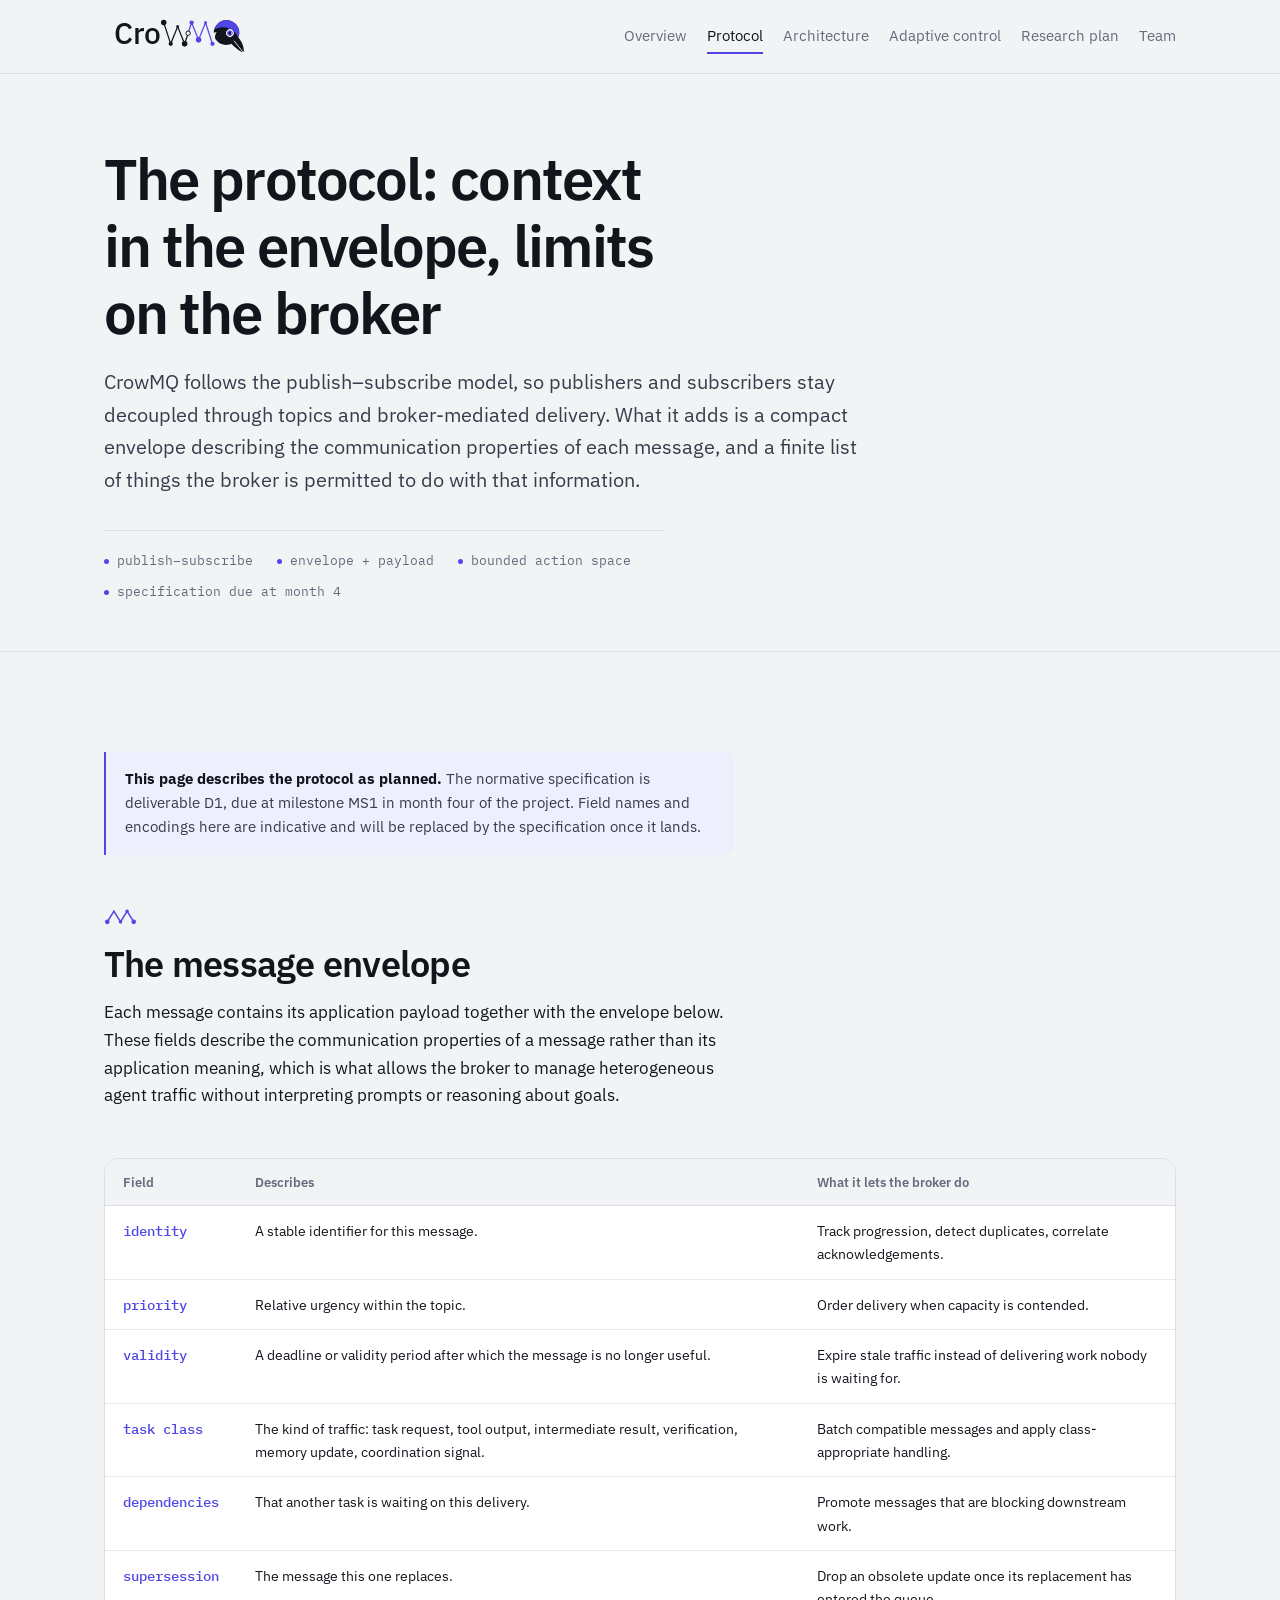
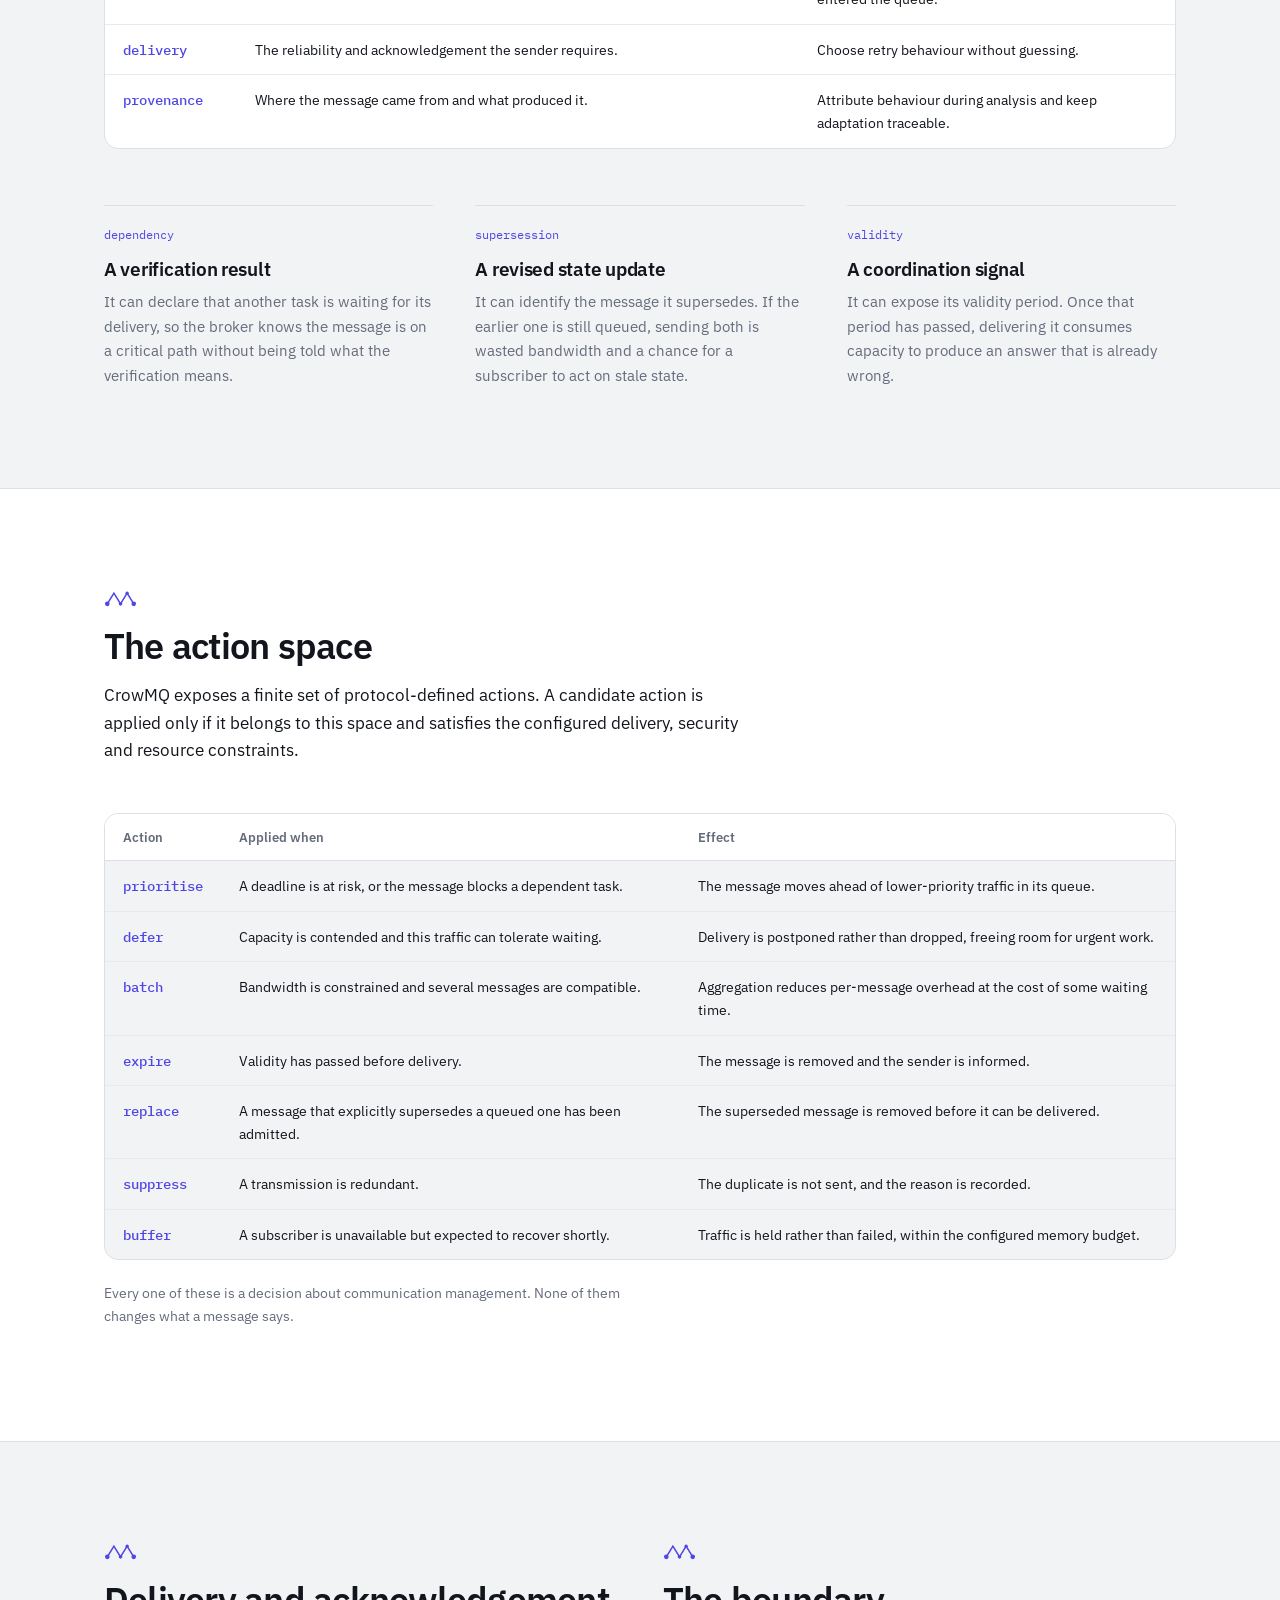
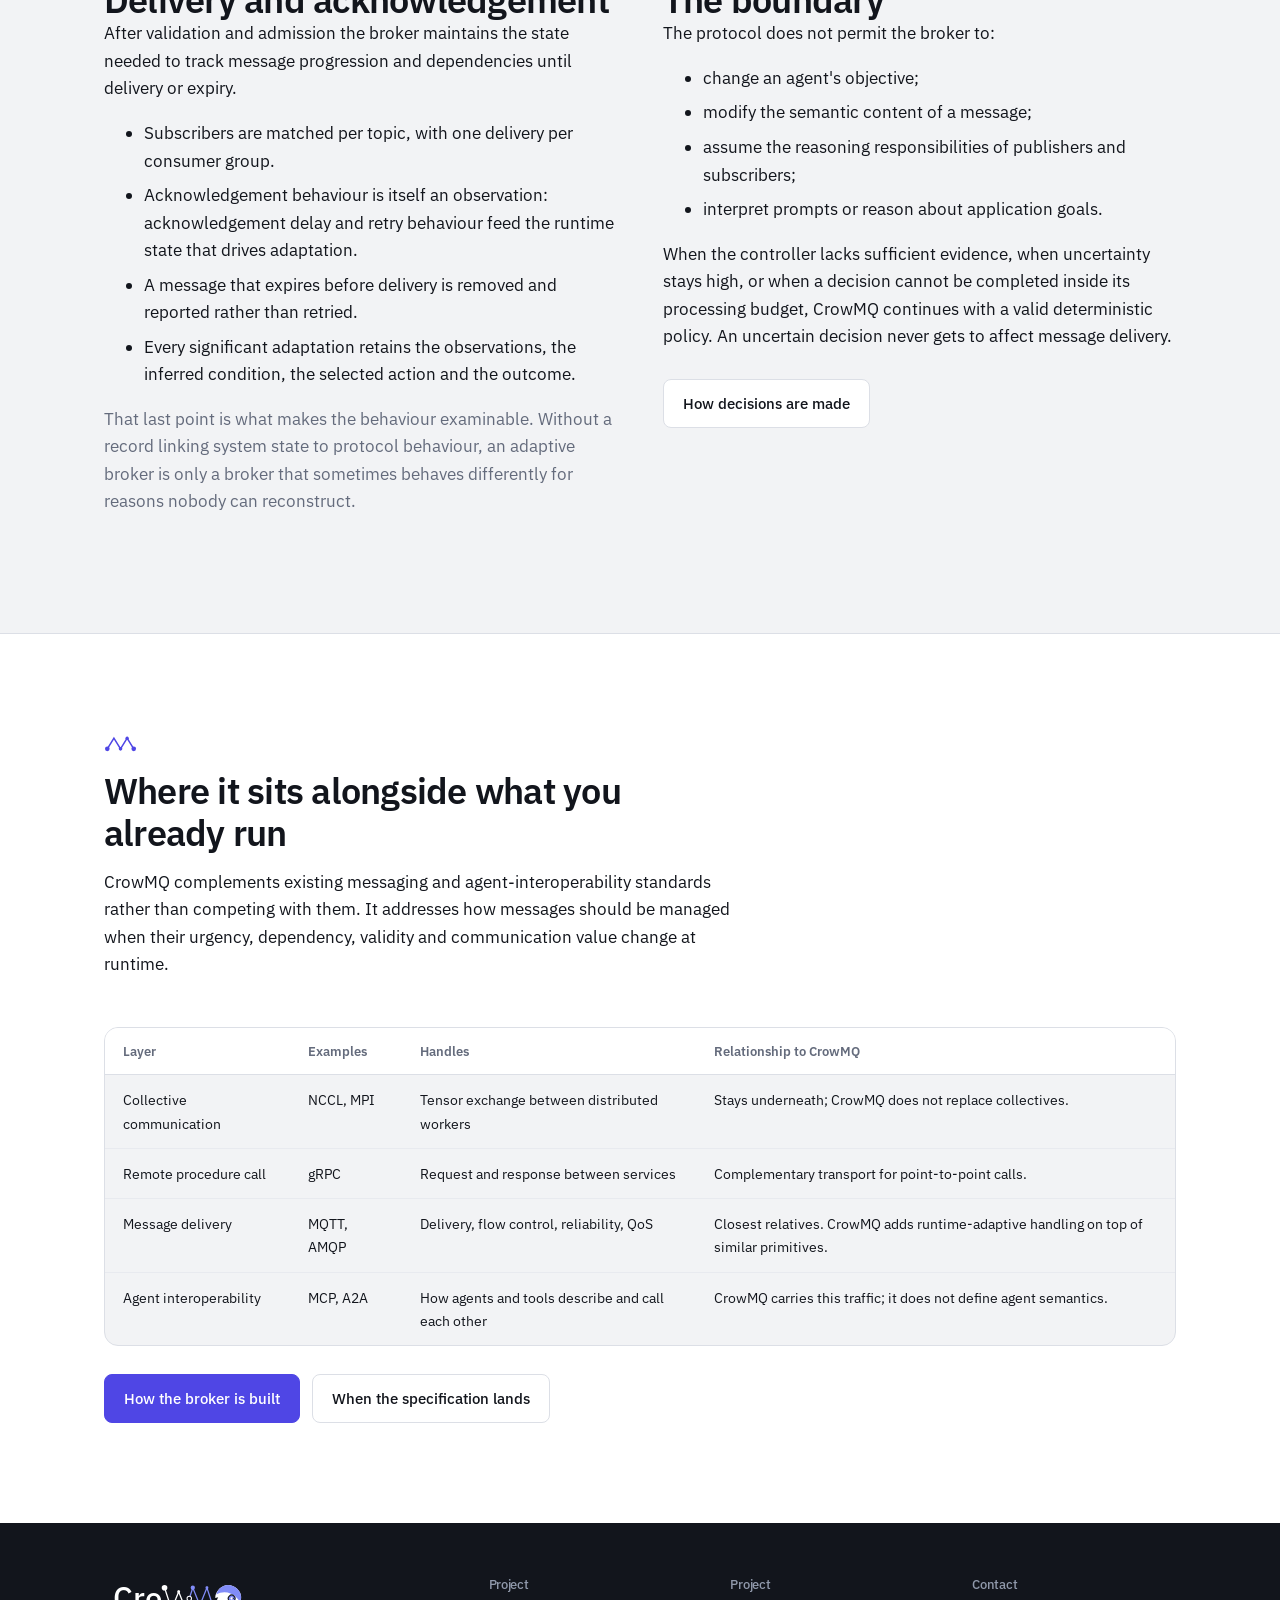
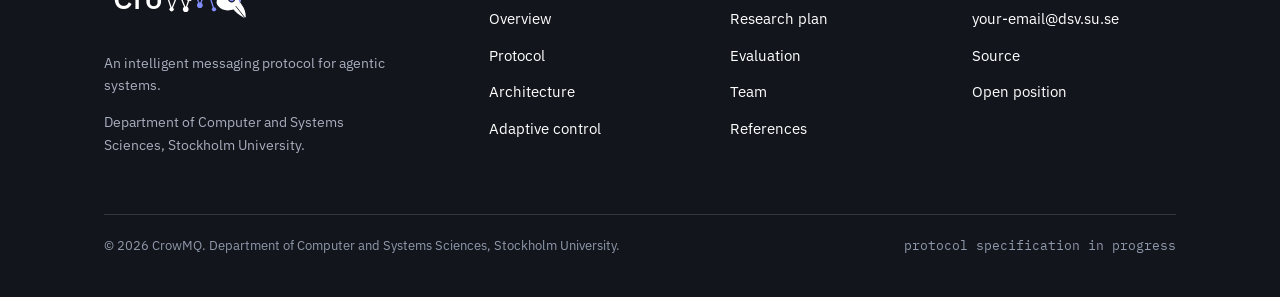
<file: protocol.html>
<!doctype html>
<html lang="en">
<head>
<meta charset="utf-8">
<meta name="viewport" content="width=device-width, initial-scale=1">
<title>Protocol — CrowMQ</title>
<meta name="description" content="The CrowMQ publish–subscribe model: the message envelope, the bounded broker action space, delivery semantics, and how it sits alongside MQTT, AMQP, MCP and A2A.">
<meta name="theme-color" content="#F2F3F5">
<link rel="icon" href="assets/img/favicon.svg" type="image/svg+xml">
<link rel="canonical" href="https://your-username.github.io/crowmq-site/protocol.html">
<meta property="og:type" content="website">
<meta property="og:title" content="Protocol — CrowMQ">
<meta property="og:description" content="The CrowMQ publish–subscribe model: the message envelope, the bounded broker action space, delivery semantics, and how it sits alongside MQTT, AMQP, MCP and A2A.">
<meta property="og:image" content="https://your-username.github.io/crowmq-site/assets/img/og-image.png">
<meta property="og:url" content="https://your-username.github.io/crowmq-site/protocol.html">
<meta name="twitter:card" content="summary_large_image">
<link rel="preconnect" href="https://fonts.googleapis.com">
<link rel="preconnect" href="https://fonts.gstatic.com" crossorigin>
<link href="https://fonts.googleapis.com/css2?family=IBM+Plex+Mono:wght@400;500&amp;family=IBM+Plex+Sans:wght@400;500;600&amp;display=swap" rel="stylesheet">
<style>
/* CrowMQ — site styles.
   Edit this file, then run `python3 tools/build.py` to regenerate the pages.
   Palette follows crowmq-brand-notes.md: ink #12151C, accent #4F46E5,
   counter #FFFFFF, with #818CF8 as the accent tint on dark surfaces. */

:root {
  --paper:      #F2F3F5;
  --surface:    #FFFFFF;
  --ink:        #12151C;
  --ink-soft:   #363C4B;
  --muted:      #646B7C;
  --line:       #DCDFE6;
  --line-soft:  #E8EAEF;
  --accent:     #4F46E5;
  --halo:       #818CF8;
  --wash:       #EEEEFC;

  --sans: "IBM Plex Sans", ui-sans-serif, system-ui, -apple-system, "Segoe UI", sans-serif;
  --mono: "IBM Plex Mono", ui-monospace, SFMono-Regular, Menlo, Consolas, monospace;

  --wrap: 1120px;
  --gut: 24px;
  --band: 100px;
}

* { box-sizing: border-box; }

html { -webkit-text-size-adjust: 100%; scroll-behavior: smooth; }
@media (prefers-reduced-motion: reduce) { html { scroll-behavior: auto; } }

body {
  margin: 0;
  background: var(--paper);
  color: var(--ink);
  font-family: var(--sans);
  font-size: 17px;
  line-height: 1.62;
  -webkit-font-smoothing: antialiased;
}

img, svg { max-width: 100%; }

a { color: var(--accent); text-decoration: none; }
a:hover { text-decoration: underline; text-underline-offset: 3px; }

:focus-visible { outline: 2px solid var(--accent); outline-offset: 3px; border-radius: 2px; }

h1, h2, h3, h4 { margin: 0; font-weight: 600; letter-spacing: -0.021em; line-height: 1.16; }
h1 { font-size: clamp(2.3rem, 5vw, 3.6rem); letter-spacing: -0.033em; }
h2 { font-size: clamp(1.65rem, 3vw, 2.25rem); }
h3 { font-size: 1.19rem; letter-spacing: -0.014em; }
h4 { font-size: 1rem; }
p  { margin: 0 0 1em; max-width: 70ch; }
ul, ol { max-width: 70ch; }
li { margin-bottom: 7px; }

.wrap { max-width: var(--wrap); margin: 0 auto; padding: 0 var(--gut); }
.muted { color: var(--muted); }
.lede { font-size: 1.19rem; color: var(--ink-soft); max-width: 64ch; }
.small { font-size: 0.875rem; }
.mono { font-family: var(--mono); }

/* ---------- navigation ---------- */

.nav {
  position: sticky; top: 0; z-index: 50;
  background: rgba(242, 243, 245, 0.88);
  backdrop-filter: blur(10px);
  border-bottom: 1px solid var(--line);
}
.nav-in {
  max-width: var(--wrap); margin: 0 auto; padding: 12px var(--gut);
  display: flex; align-items: center; gap: 26px;
}
.brand { display: inline-flex; align-items: center; }
.brand:hover { text-decoration: none; }
.brand svg { width: 146px; height: auto; display: block; }

.nav-links { display: flex; gap: 20px; margin-left: auto; align-items: center; }
.nav-links a {
  color: var(--muted); font-size: 0.93rem; padding: 4px 0;
  border-bottom: 2px solid transparent;
}
.nav-links a:hover { color: var(--ink); text-decoration: none; }
.nav-links a.on { color: var(--ink); border-bottom-color: var(--accent); }

.nav-toggle {
  display: none; margin-left: auto; background: var(--surface);
  border: 1px solid var(--line); color: var(--ink); border-radius: 8px;
  padding: 7px 11px; font: inherit; font-size: 0.9rem; cursor: pointer;
}

/* ---------- buttons ---------- */

.btn {
  display: inline-flex; align-items: center; gap: 9px;
  padding: 11px 19px; border-radius: 8px; font-size: 0.96rem; font-weight: 500;
  border: 1px solid var(--line); color: var(--ink); background: var(--surface);
  cursor: pointer; font-family: inherit;
  transition: border-color .15s ease, background-color .15s ease;
}
.btn:hover { text-decoration: none; border-color: #C3C8D2; }
.btn-primary { background: var(--accent); border-color: var(--accent); color: #fff; }
.btn-primary:hover { background: #4038CE; border-color: #4038CE; }
.btn-row { display: flex; flex-wrap: wrap; gap: 12px; margin-top: 28px; }

/* ---------- bands ---------- */

.band { padding: var(--band) 0; border-top: 1px solid var(--line); }
.band-alt { background: var(--surface); }
.band-ink { background: var(--ink); color: #fff; border-top: none; }
.band-ink h2, .band-ink h3, .band-ink h4 { color: #fff; }
.band-ink .lede, .band-ink p { color: #C7CBD6; }
.band-ink a { color: var(--halo); }
.band-ink .btn { background: transparent; border-color: rgba(255,255,255,.22); color: #fff; }
.band-ink .btn:hover { border-color: rgba(255,255,255,.45); }
.band-ink .btn-primary { background: var(--halo); border-color: var(--halo); color: var(--ink); }
.band-ink .btn-primary:hover { background: #9AA3F8; border-color: #9AA3F8; }
.band-ink .tick path { stroke: var(--halo); }
.band-ink .tick circle { fill: var(--halo); }

.band-head { max-width: 64ch; margin-bottom: 48px; }
.band-head h2 { margin-bottom: 15px; }
.band-head p:last-child { margin-bottom: 0; }

/* section marker: a fragment of the wordmark's network ligature */
.tick { display: block; width: 38px; height: auto; margin-bottom: 18px; }
.tick path { stroke: var(--accent); fill: none; stroke-width: 1.9; }
.tick circle { fill: var(--accent); }

/* ---------- hero ---------- */

.hero { padding: 72px 0 80px; }
.hero-grid { display: grid; grid-template-columns: 1.06fr 0.94fr; gap: 54px; align-items: center; }
.hero h1 { margin-bottom: 20px; }
.hero .lede { font-size: 1.25rem; }
.hero-facts {
  display: flex; flex-wrap: wrap; gap: 10px 24px; margin-top: 34px;
  padding-top: 20px; border-top: 1px solid var(--line);
  font-family: var(--mono); font-size: 0.8rem; color: var(--muted);
}
.hero-facts span { display: inline-flex; align-items: center; gap: 8px; }
.hero-facts i { width: 5px; height: 5px; border-radius: 50%; background: var(--accent); font-style: normal; }

/* ---------- feature blocks ---------- */

.cols { display: grid; gap: 38px 42px; }
.cols-2 { grid-template-columns: repeat(2, 1fr); }
.cols-3 { grid-template-columns: repeat(3, 1fr); }
.cols-4 { grid-template-columns: repeat(4, 1fr); }

.feat { border-top: 1px solid var(--line); padding-top: 19px; }
.band-ink .feat { border-top-color: rgba(255,255,255,.18); }
.feat h3 { margin-bottom: 9px; }
.feat p { color: var(--muted); font-size: 0.96rem; margin-bottom: 0; }
.band-ink .feat p { color: #A8AEBD; }
.feat-key { font-family: var(--mono); font-size: 0.77rem; color: var(--accent); display: block; margin-bottom: 13px; }
.band-ink .feat-key { color: var(--halo); }

/* ---------- panels ---------- */

.panel { background: var(--surface); border: 1px solid var(--line); border-radius: 14px; padding: 26px; }
.band-alt .panel { background: var(--paper); }
.band-ink .panel { background: #1A1E28; border-color: rgba(255,255,255,.14); }
.panel-title { font-family: var(--mono); font-size: 0.79rem; color: var(--muted); margin-bottom: 16px; }
.panel-cap { font-size: 0.83rem; color: var(--muted); margin: 18px 0 0; max-width: none; }
.band-ink .panel-title, .band-ink .panel-cap { color: #9099AB; }

/* ---------- code ---------- */

.code { position: relative; background: var(--ink); border-radius: 10px; margin: 0 0 20px; }
.code pre {
  margin: 0; padding: 17px 19px; overflow-x: auto;
  font-family: var(--mono); font-size: 0.85rem; line-height: 1.75; color: #D5D9E3;
}
.code .cm { color: #7B8496; }
.code .st { color: #A5B4FC; }
.code .kw { color: #C4B5FD; }
.copy {
  position: absolute; top: 9px; right: 9px; opacity: 0;
  background: rgba(255,255,255,.1); border: 1px solid rgba(255,255,255,.18); color: #C7CBD6;
  font: inherit; font-size: 0.73rem; font-family: var(--mono);
  padding: 4px 9px; border-radius: 6px; cursor: pointer; transition: opacity .15s ease;
}
.code:hover .copy, .copy:focus-visible { opacity: 1; }

/* ---------- steps ---------- */

.steps { list-style: none; margin: 0; padding: 0; counter-reset: s; max-width: none; }
.steps > li {
  counter-increment: s; position: relative;
  padding: 0 0 32px 58px; border-left: 1px solid var(--line); margin-left: 16px;
}
.steps > li:last-child { border-left-color: transparent; padding-bottom: 0; }
.steps > li::before {
  content: counter(s); position: absolute; left: -16px; top: -3px;
  width: 32px; height: 32px; border-radius: 50%;
  background: var(--surface); border: 1px solid var(--line); color: var(--accent);
  font-family: var(--mono); font-size: 0.82rem;
  display: grid; place-items: center;
}
.band-alt .steps > li::before { background: var(--paper); }
.steps h3 { margin-bottom: 7px; }
.steps p { color: var(--muted); }

/* ---------- tables ---------- */

.tbl-wrap { overflow-x: auto; border: 1px solid var(--line); border-radius: 14px; background: var(--surface); }
.band-alt .tbl-wrap { background: var(--paper); }
table { border-collapse: collapse; width: 100%; font-size: 0.9rem; min-width: 620px; }
th, td { text-align: left; padding: 13px 18px; border-bottom: 1px solid var(--line-soft); vertical-align: top; }
th { font-weight: 600; font-size: 0.79rem; color: var(--muted); background: var(--paper); border-bottom-color: var(--line); }
.band-alt th { background: var(--surface); }
tr:last-child td { border-bottom: none; }
td .id { font-family: var(--mono); color: var(--accent); font-weight: 500; }
code { font-family: var(--mono); font-size: 0.87em; color: var(--accent); background: var(--wash); padding: 1px 5px; border-radius: 4px; }
.code code, pre code { background: none; padding: 0; color: inherit; }

/* ---------- people ---------- */

.people { display: grid; grid-template-columns: repeat(3, 1fr); gap: 32px; }
.person { border-top: 1px solid var(--line); padding-top: 21px; }
.avatar {
  width: 68px; height: 68px; border-radius: 50%; margin-bottom: 16px;
  background: var(--wash); border: 1px solid var(--line);
  display: grid; place-items: center; overflow: hidden; object-fit: cover;
}
.avatar svg { width: 42px; height: auto; }
.person h3 { margin-bottom: 3px; }
.person .role { color: var(--accent); font-size: 0.84rem; font-family: var(--mono); margin-bottom: 9px; }
.person p { color: var(--muted); font-size: 0.93rem; margin-bottom: 9px; }

/* ---------- misc ---------- */

.note {
  border-left: 2px solid var(--accent); background: var(--wash);
  padding: 15px 19px; border-radius: 0 8px 8px 0; font-size: 0.93rem; color: var(--ink-soft);
}
.note strong { color: var(--ink); }

.tags { display: flex; flex-wrap: wrap; gap: 8px; margin: 0 0 8px; padding: 0; list-style: none; }
.tags li { font-family: var(--mono); font-size: 0.76rem; color: var(--muted); border: 1px solid var(--line); border-radius: 999px; padding: 4px 11px; margin: 0; background: var(--surface); }
.band-ink .tags li { background: transparent; border-color: rgba(255,255,255,.2); color: #A8AEBD; }

.split { display: grid; grid-template-columns: 1fr 1fr; gap: 46px; align-items: start; }
.split-wide { grid-template-columns: 1.25fr 0.75fr; }

.deflist { margin: 0; max-width: 64ch; }
.deflist dt { font-weight: 600; margin-top: 17px; }
.deflist dt:first-child { margin-top: 0; }
.deflist dd { margin: 5px 0 0; color: var(--muted); font-size: 0.95rem; }
.band-ink .deflist dd { color: #A8AEBD; }

.refs { font-size: 0.86rem; color: var(--muted); max-width: none; padding-left: 0; list-style: none; counter-reset: r; }
.refs li { counter-increment: r; padding-left: 38px; position: relative; margin-bottom: 11px; }
.refs li::before {
  content: "[" counter(r) "]"; position: absolute; left: 0; top: 0;
  font-family: var(--mono); font-size: 0.8rem; color: var(--accent);
}

/* ---------- footer ---------- */

.foot { background: var(--ink); color: #fff; padding: 54px 0 40px; }
.foot .brand svg { width: 148px; }
.foot h4 { font-size: 0.81rem; color: #9099AB; font-weight: 500; margin-bottom: 13px; }
.foot-grid { display: grid; grid-template-columns: 1.7fr 1fr 1fr 1fr; gap: 38px; }
.foot ul { list-style: none; margin: 0; padding: 0; }
.foot li { margin-bottom: 9px; }
.foot li a, .foot p a { color: #fff; font-size: 0.93rem; }
.foot p { color: #A8AEBD; }
.foot-note {
  margin-top: 44px; padding-top: 20px; border-top: 1px solid rgba(255,255,255,.14);
  display: flex; flex-wrap: wrap; gap: 12px 26px; justify-content: space-between;
  color: #9099AB; font-size: 0.84rem;
}

/* ---------- figures: shared ---------- */

.fig { width: 100%; height: auto; display: block; }
.fig .box { fill: var(--surface); stroke: var(--line); stroke-width: 1.2; }
.band-alt .fig .box { fill: var(--paper); }
.fig .box-accent { fill: var(--wash); stroke: var(--accent); stroke-width: 1.2; }
.fig .group { fill: none; stroke: var(--line); stroke-width: 1.2; stroke-dasharray: 5 4; }
.fig .group-accent { fill: none; stroke: var(--halo); stroke-width: 1.3; stroke-dasharray: 6 5; }
.fig .t { font-family: var(--sans); font-size: 12.5px; fill: var(--ink); font-weight: 500; }
.fig .t-lg { font-family: var(--sans); font-size: 14px; fill: var(--ink); font-weight: 600; }
.fig .t-sm { font-family: var(--mono); font-size: 9.5px; fill: var(--muted); }
.fig .t-key { font-family: var(--mono); font-size: 9.5px; fill: var(--accent); }
.fig .wire { fill: none; stroke: #B9BFCB; stroke-width: 1.2; }
.fig .wire-accent { fill: none; stroke: var(--accent); stroke-width: 1.4; }
.fig .axis { stroke: #AEB5C2; stroke-width: 1; }
.fig .grid { stroke: var(--line); stroke-width: 1; }

/* figure 1 */
.f1-gap { fill: var(--accent); opacity: 0; animation: gapIn 1.1s ease 1.4s forwards; }
.f1-fit-m { fill: none; stroke: var(--accent); stroke-width: 2.2; stroke-dasharray: 1000; stroke-dashoffset: 1000; animation: draw 1.7s ease forwards; }
.f1-fit-h { fill: none; stroke: #7A8394; stroke-width: 2; stroke-dasharray: 7 5; opacity: 0; animation: fadeIn 1s ease .7s forwards; }
.f1-pt { opacity: 0; animation: fadeIn .6s ease forwards; }
.f1-lab { font-family: var(--mono); font-size: 9.5px; opacity: 0; animation: fadeIn .6s ease 1.9s forwards; }
@keyframes draw { to { stroke-dashoffset: 0; } }
@keyframes fadeIn { to { opacity: 1; } }
@keyframes gapIn { to { opacity: .08; } }

/* figures 2 and 3 */
.pulse { fill: var(--accent); }
.pulse-halo { fill: var(--halo); }
.f2-msg { animation: f2msg 8s linear infinite; }
@keyframes f2msg {
  0%   { transform: translate(78px,  300px); opacity: 0; }
  5%   { opacity: 1; }
  18%  { transform: translate(200px, 300px); }
  34%  { transform: translate(336px, 300px); }
  50%  { transform: translate(452px, 300px); }
  64%  { transform: translate(568px, 300px); }
  78%  { transform: translate(676px, 300px); }
  92%  { transform: translate(812px, 300px); opacity: 1; }
  100% { transform: translate(944px, 300px); opacity: 0; }
}
.f2-ctrl { animation: f2ctrl 8s ease-in-out infinite; }
@keyframes f2ctrl {
  0%, 14%  { transform: translate(358px, 150px); opacity: 0; }
  20%      { opacity: 1; }
  36%      { transform: translate(508px, 150px); opacity: 1; }
  52%      { transform: translate(650px, 150px); opacity: 1; }
  68%      { transform: translate(505px, 214px); opacity: 1; }
  82%,100% { transform: translate(452px, 258px); opacity: 0; }
}
.f3-orbit { transform-origin: 450px 236px; animation: spin 10s linear infinite; }
.f3-orbit > .pulse { transform-origin: 450px 236px; animation: counterspin 10s linear infinite; }
@keyframes spin { to { transform: rotate(360deg); } }
@keyframes counterspin { to { transform: rotate(-360deg); } }

/* figure 4 */
.f4-bar { transform-origin: left center; transform: scaleX(0); animation: grow .85s cubic-bezier(.2,.7,.3,1) forwards; }
@keyframes grow { to { transform: scaleX(1); } }

/* ---------- animated network ligature ---------- */

.hero-art { display: grid; place-items: center; }
.ligature { width: 100%; max-width: 420px; height: auto; display: block; }
.lig-wire-ink { fill: none; stroke: var(--ink); stroke-width: 1.9; }
.lig-wire-accent { fill: none; stroke: var(--accent); stroke-width: 1.9; }
.lig-node-ink { fill: var(--ink); }
.lig-node-accent { fill: var(--accent); }
.lig-hollow { fill: var(--surface); stroke: var(--ink); stroke-width: 1.5; }
.lig-glow { stroke: var(--halo); stroke-linecap: round; fill: none; opacity: 0; animation: chan 3.6s ease-in-out infinite; }
.lig-packet { fill: var(--halo); opacity: 0; animation: chan 3.6s ease-in-out infinite; }
.lig-halo { fill: var(--halo); opacity: 0; animation: haloPulse 3.6s ease-in-out infinite; transform-box: fill-box; transform-origin: center; }
@keyframes chan { 0%, 100% { opacity: 0; } 45%, 55% { opacity: .6; } }
@keyframes haloPulse { 0%, 100% { opacity: 0; transform: scale(1); } 50% { opacity: .4; transform: scale(2.2); } }

@media (prefers-reduced-motion: reduce) {
  .f1-gap { opacity: .08; animation: none; }
  .f1-fit-m { stroke-dashoffset: 0; animation: none; }
  .f1-fit-h, .f1-pt, .f1-lab { opacity: 1; animation: none; }
  .f4-bar { transform: scaleX(1); animation: none; }
  .f2-msg, .f2-ctrl, .f3-orbit, .f3-orbit > .pulse,
  .lig-glow, .lig-packet, .lig-halo { animation: none; }
  .f2-msg { transform: translate(391px, 300px); opacity: 1; }
  .f2-ctrl { transform: translate(508px, 150px); opacity: 1; }
  .lig-glow, .lig-packet { opacity: .45; }
}

/* ---------- responsive ---------- */

@media (max-width: 920px) {
  :root { --band: 72px; }
  .hero-grid, .split, .split-wide, .cols-2, .cols-3, .cols-4 { grid-template-columns: 1fr; }
  .hero-grid { gap: 40px; }
  .people { grid-template-columns: repeat(2, 1fr); }
  .foot-grid { grid-template-columns: 1fr 1fr; }
  .nav-toggle { display: block; }
  .brand svg { width: 128px; }
  .nav-links {
    display: none; position: absolute; left: 0; right: 0; top: 100%;
    flex-direction: column; align-items: flex-start; gap: 0;
    background: var(--surface); border-bottom: 1px solid var(--line); padding: 6px var(--gut) 16px;
  }
  .nav-links.open { display: flex; }
  .nav-links a { padding: 11px 0; width: 100%; border-bottom: 1px solid var(--line-soft); }
}

@media (max-width: 560px) {
  body { font-size: 16px; }
  .people { grid-template-columns: 1fr; }
  .foot-grid { grid-template-columns: 1fr; gap: 26px; }
  .btn { width: 100%; justify-content: center; }
}

</style>
</head>
<body>
<header class="nav">
  <div class="nav-in">
    <a class="brand" href="index.html"><svg viewBox="6 4 220 74" xmlns="http://www.w3.org/2000/svg" role="img" aria-label="CrowMQ"><text x="92" y="52" text-anchor="end" font-family="IBM Plex Sans, sans-serif" font-size="45.5" font-weight="500" fill="#12151C">Cro</text><g transform="translate(96,20)"><path d="M0,0 L10.5,32 L21,6 L31.5,32 L36.75,16" fill="none" stroke="#12151C" stroke-width="1.9"/><path d="M36.75,16 L42,0 L52.5,26 L63,0 L73.5,32" fill="none" stroke="#4F46E5" stroke-width="1.9"/><circle cx="0" cy="0" r="4.2" fill="#12151C"/><circle cx="10.5" cy="32" r="3.2" fill="#12151C"/><circle cx="21" cy="6" r="2.2" fill="#12151C"/><circle cx="31.5" cy="32" r="4.2" fill="#12151C"/><circle cx="42" cy="0" r="3.2" fill="#4F46E5"/><circle cx="52.5" cy="26" r="4.2" fill="#4F46E5"/><circle cx="63" cy="0" r="2.2" fill="#4F46E5"/><circle cx="73.5" cy="32" r="3.2" fill="#4F46E5"/><circle cx="36.75" cy="16" r="3.3" fill="#FFFFFF" stroke="#12151C" stroke-width="1.5"/></g><g transform="translate(191,37.9) rotate(45) scale(0.48)"><path d="M32,-18 C26,-36 10,-44 -6,-43 C-28,-42 -44,-26 -44,-4 C-44,8 -40,18 -33,25 L-28,17 C-24,29 -20,35 -10,36 C8,39 26,26 32,8 C34,0 34,-10 32,-18 Z" fill="#12151C"/><path d="M32,-18 C26,-36 10,-44 -6,-43 C-28,-42 -44,-26 -44,-4 C-43,4 -41,10 -38,15 C-34,0 -24,-12 -8,-19 C6,-25 24,-24 32,-18 Z" fill="#4F46E5"/><path d="M32,-20 L40,-18 C54,-16 66,-10 76,0 L72,6 C56,10 42,11 30,10 C30,0 31,-10 32,-20 Z" fill="#12151C"/><path d="M31,-2 C45,0 60,1 73,3" fill="none" stroke="#FFFFFF" stroke-width="2.5" stroke-linecap="round"/><circle cx="4" cy="-10" r="12" fill="#FFFFFF"/><circle cx="4" cy="-10" r="8.5" fill="#4F46E5"/><circle cx="4" cy="-10" r="3.8" fill="#12151C"/><circle cx="7.5" cy="-13.5" r="1.8" fill="#FFFFFF"/></g></svg></a>
    <button class="nav-toggle" aria-expanded="false" aria-controls="nav-links">Menu</button>
    <nav class="nav-links" id="nav-links"><a href="index.html">Overview</a><a href="protocol.html" class="on">Protocol</a><a href="architecture.html">Architecture</a><a href="adaptive.html">Adaptive control</a><a href="plan.html">Research plan</a><a href="team.html">Team</a></nav>
  </div>
</header>
<main>
<section class="hero" style="padding-bottom:36px">
  <div class="wrap">
    <h1 style="max-width:17ch">The protocol: context in the envelope, limits on the broker</h1>
    <p class="lede">CrowMQ follows the publish–subscribe model, so publishers and subscribers stay
    decoupled through topics and broker-mediated delivery. What it adds is a compact envelope
    describing the communication properties of each message, and a finite list of things the broker
    is permitted to do with that information.</p>
    <p class="hero-facts">
      <span><i></i>publish–subscribe</span>
      <span><i></i>envelope + payload</span>
      <span><i></i>bounded action space</span>
      <span><i></i>specification due at month 4</span>
    </p>
  </div>
</section>

<section class="band">
  <div class="wrap">
    <p class="note" style="margin-bottom:52px"><strong>This page describes the protocol as
    planned.</strong> The normative specification is deliverable D1, due at milestone MS1 in month
    four of the project. Field names and encodings here are indicative and will be replaced by the
    specification once it lands.</p>

    <div class="band-head">
      <svg class="tick" viewBox="0 0 46 22" xmlns="http://www.w3.org/2000/svg" aria-hidden="true"><path d="M4,18 L12,5 L20,18 L28,5 L36,18" stroke-linecap="round"/><circle cx="4" cy="18" r="2.8"/><circle cx="20" cy="18" r="2.2"/><circle cx="36" cy="18" r="2.8"/><circle cx="28" cy="5" r="2"/></svg>
      <h2>The message envelope</h2>
      <p>Each message contains its application payload together with the envelope below. These
      fields describe the communication properties of a message rather than its application
      meaning, which is what allows the broker to manage heterogeneous agent traffic without
      interpreting prompts or reasoning about goals.</p>
    </div>
    <div class="tbl-wrap">
      <table>
        <thead><tr><th>Field</th><th>Describes</th><th>What it lets the broker do</th></tr></thead>
        <tbody>
          <tr><td><span class="id">identity</span></td><td>A stable identifier for this message.</td><td>Track progression, detect duplicates, correlate acknowledgements.</td></tr>
          <tr><td><span class="id">priority</span></td><td>Relative urgency within the topic.</td><td>Order delivery when capacity is contended.</td></tr>
          <tr><td><span class="id">validity</span></td><td>A deadline or validity period after which the message is no longer useful.</td><td>Expire stale traffic instead of delivering work nobody is waiting for.</td></tr>
          <tr><td><span class="id">task class</span></td><td>The kind of traffic: task request, tool output, intermediate result, verification, memory update, coordination signal.</td><td>Batch compatible messages and apply class-appropriate handling.</td></tr>
          <tr><td><span class="id">dependencies</span></td><td>That another task is waiting on this delivery.</td><td>Promote messages that are blocking downstream work.</td></tr>
          <tr><td><span class="id">supersession</span></td><td>The message this one replaces.</td><td>Drop an obsolete update once its replacement has entered the queue.</td></tr>
          <tr><td><span class="id">delivery</span></td><td>The reliability and acknowledgement the sender requires.</td><td>Choose retry behaviour without guessing.</td></tr>
          <tr><td><span class="id">provenance</span></td><td>Where the message came from and what produced it.</td><td>Attribute behaviour during analysis and keep adaptation traceable.</td></tr>
        </tbody>
      </table>
    </div>

    <div class="cols cols-3" style="margin-top:56px">
      <div class="feat">
        <span class="feat-key">dependency</span>
        <h3>A verification result</h3>
        <p>It can declare that another task is waiting for its delivery, so the broker knows the
        message is on a critical path without being told what the verification means.</p>
      </div>
      <div class="feat">
        <span class="feat-key">supersession</span>
        <h3>A revised state update</h3>
        <p>It can identify the message it supersedes. If the earlier one is still queued, sending
        both is wasted bandwidth and a chance for a subscriber to act on stale state.</p>
      </div>
      <div class="feat">
        <span class="feat-key">validity</span>
        <h3>A coordination signal</h3>
        <p>It can expose its validity period. Once that period has passed, delivering it consumes
        capacity to produce an answer that is already wrong.</p>
      </div>
    </div>
  </div>
</section>

<section class="band band-alt">
  <div class="wrap">
    <div class="band-head">
      <svg class="tick" viewBox="0 0 46 22" xmlns="http://www.w3.org/2000/svg" aria-hidden="true"><path d="M4,18 L12,5 L20,18 L28,5 L36,18" stroke-linecap="round"/><circle cx="4" cy="18" r="2.8"/><circle cx="20" cy="18" r="2.2"/><circle cx="36" cy="18" r="2.8"/><circle cx="28" cy="5" r="2"/></svg>
      <h2>The action space</h2>
      <p>CrowMQ exposes a finite set of protocol-defined actions. A candidate action is applied
      only if it belongs to this space and satisfies the configured delivery, security and resource
      constraints.</p>
    </div>
    <div class="tbl-wrap">
      <table>
        <thead><tr><th>Action</th><th>Applied when</th><th>Effect</th></tr></thead>
        <tbody>
          <tr><td><span class="id">prioritise</span></td><td>A deadline is at risk, or the message blocks a dependent task.</td><td>The message moves ahead of lower-priority traffic in its queue.</td></tr>
          <tr><td><span class="id">defer</span></td><td>Capacity is contended and this traffic can tolerate waiting.</td><td>Delivery is postponed rather than dropped, freeing room for urgent work.</td></tr>
          <tr><td><span class="id">batch</span></td><td>Bandwidth is constrained and several messages are compatible.</td><td>Aggregation reduces per-message overhead at the cost of some waiting time.</td></tr>
          <tr><td><span class="id">expire</span></td><td>Validity has passed before delivery.</td><td>The message is removed and the sender is informed.</td></tr>
          <tr><td><span class="id">replace</span></td><td>A message that explicitly supersedes a queued one has been admitted.</td><td>The superseded message is removed before it can be delivered.</td></tr>
          <tr><td><span class="id">suppress</span></td><td>A transmission is redundant.</td><td>The duplicate is not sent, and the reason is recorded.</td></tr>
          <tr><td><span class="id">buffer</span></td><td>A subscriber is unavailable but expected to recover shortly.</td><td>Traffic is held rather than failed, within the configured memory budget.</td></tr>
        </tbody>
      </table>
    </div>
    <p class="muted small" style="margin-top:22px">Every one of these is a decision about
    communication management. None of them changes what a message says.</p>
  </div>
</section>

<section class="band">
  <div class="wrap split">
    <div>
      <svg class="tick" viewBox="0 0 46 22" xmlns="http://www.w3.org/2000/svg" aria-hidden="true"><path d="M4,18 L12,5 L20,18 L28,5 L36,18" stroke-linecap="round"/><circle cx="4" cy="18" r="2.8"/><circle cx="20" cy="18" r="2.2"/><circle cx="36" cy="18" r="2.8"/><circle cx="28" cy="5" r="2"/></svg>
      <h2>Delivery and acknowledgement</h2>
      <p>After validation and admission the broker maintains the state needed to track message
      progression and dependencies until delivery or expiry.</p>
      <ul>
        <li>Subscribers are matched per topic, with one delivery per consumer group.</li>
        <li>Acknowledgement behaviour is itself an observation: acknowledgement delay and retry
        behaviour feed the runtime state that drives adaptation.</li>
        <li>A message that expires before delivery is removed and reported rather than retried.</li>
        <li>Every significant adaptation retains the observations, the inferred condition, the
        selected action and the outcome.</li>
      </ul>
      <p class="muted">That last point is what makes the behaviour examinable. Without a record
      linking system state to protocol behaviour, an adaptive broker is only a broker that
      sometimes behaves differently for reasons nobody can reconstruct.</p>
    </div>
    <div>
      <svg class="tick" viewBox="0 0 46 22" xmlns="http://www.w3.org/2000/svg" aria-hidden="true"><path d="M4,18 L12,5 L20,18 L28,5 L36,18" stroke-linecap="round"/><circle cx="4" cy="18" r="2.8"/><circle cx="20" cy="18" r="2.2"/><circle cx="36" cy="18" r="2.8"/><circle cx="28" cy="5" r="2"/></svg>
      <h2>The boundary</h2>
      <p>The protocol does not permit the broker to:</p>
      <ul>
        <li>change an agent's objective;</li>
        <li>modify the semantic content of a message;</li>
        <li>assume the reasoning responsibilities of publishers and subscribers;</li>
        <li>interpret prompts or reason about application goals.</li>
      </ul>
      <p>When the controller lacks sufficient evidence, when uncertainty stays high, or when a
      decision cannot be completed inside its processing budget, CrowMQ continues with a valid
      deterministic policy. An uncertain decision never gets to affect message delivery.</p>
      <div class="btn-row">
        <a class="btn" href="adaptive.html">How decisions are made</a>
      </div>
    </div>
  </div>
</section>

<section class="band band-alt">
  <div class="wrap">
    <div class="band-head">
      <svg class="tick" viewBox="0 0 46 22" xmlns="http://www.w3.org/2000/svg" aria-hidden="true"><path d="M4,18 L12,5 L20,18 L28,5 L36,18" stroke-linecap="round"/><circle cx="4" cy="18" r="2.8"/><circle cx="20" cy="18" r="2.2"/><circle cx="36" cy="18" r="2.8"/><circle cx="28" cy="5" r="2"/></svg>
      <h2>Where it sits alongside what you already run</h2>
      <p>CrowMQ complements existing messaging and agent-interoperability standards rather than
      competing with them. It addresses how messages should be managed when their urgency,
      dependency, validity and communication value change at runtime.</p>
    </div>
    <div class="tbl-wrap">
      <table>
        <thead><tr><th>Layer</th><th>Examples</th><th>Handles</th><th>Relationship to CrowMQ</th></tr></thead>
        <tbody>
          <tr><td>Collective communication</td><td>NCCL, MPI</td><td>Tensor exchange between distributed workers</td><td>Stays underneath; CrowMQ does not replace collectives.</td></tr>
          <tr><td>Remote procedure call</td><td>gRPC</td><td>Request and response between services</td><td>Complementary transport for point-to-point calls.</td></tr>
          <tr><td>Message delivery</td><td>MQTT, AMQP</td><td>Delivery, flow control, reliability, QoS</td><td>Closest relatives. CrowMQ adds runtime-adaptive handling on top of similar primitives.</td></tr>
          <tr><td>Agent interoperability</td><td>MCP, A2A</td><td>How agents and tools describe and call each other</td><td>CrowMQ carries this traffic; it does not define agent semantics.</td></tr>
        </tbody>
      </table>
    </div>
    <div class="btn-row">
      <a class="btn btn-primary" href="architecture.html">How the broker is built</a>
      <a class="btn" href="plan.html">When the specification lands</a>
    </div>
  </div>
</section>

</main>
<footer class="foot">
  <div class="wrap">
    <div class="foot-grid">
      <div>
        <a class="brand" href="index.html"><svg viewBox="6 4 220 74" xmlns="http://www.w3.org/2000/svg" role="img" aria-label="CrowMQ"><text x="92" y="52" text-anchor="end" font-family="IBM Plex Sans, sans-serif" font-size="45.5" font-weight="500" fill="#FFFFFF">Cro</text><g transform="translate(96,20)"><path d="M0,0 L10.5,32 L21,6 L31.5,32 L36.75,16" fill="none" stroke="#FFFFFF" stroke-width="1.9"/><path d="M36.75,16 L42,0 L52.5,26 L63,0 L73.5,32" fill="none" stroke="#818CF8" stroke-width="1.9"/><circle cx="0" cy="0" r="4.2" fill="#FFFFFF"/><circle cx="10.5" cy="32" r="3.2" fill="#FFFFFF"/><circle cx="21" cy="6" r="2.2" fill="#FFFFFF"/><circle cx="31.5" cy="32" r="4.2" fill="#FFFFFF"/><circle cx="42" cy="0" r="3.2" fill="#818CF8"/><circle cx="52.5" cy="26" r="4.2" fill="#818CF8"/><circle cx="63" cy="0" r="2.2" fill="#818CF8"/><circle cx="73.5" cy="32" r="3.2" fill="#818CF8"/><circle cx="36.75" cy="16" r="3.3" fill="#12151C" stroke="#FFFFFF" stroke-width="1.5"/></g><g transform="translate(191,37.9) rotate(45) scale(0.48)"><path d="M32,-18 C26,-36 10,-44 -6,-43 C-28,-42 -44,-26 -44,-4 C-44,8 -40,18 -33,25 L-28,17 C-24,29 -20,35 -10,36 C8,39 26,26 32,8 C34,0 34,-10 32,-18 Z" fill="#FFFFFF"/><path d="M32,-18 C26,-36 10,-44 -6,-43 C-28,-42 -44,-26 -44,-4 C-43,4 -41,10 -38,15 C-34,0 -24,-12 -8,-19 C6,-25 24,-24 32,-18 Z" fill="#818CF8"/><path d="M32,-20 L40,-18 C54,-16 66,-10 76,0 L72,6 C56,10 42,11 30,10 C30,0 31,-10 32,-20 Z" fill="#FFFFFF"/><path d="M31,-2 C45,0 60,1 73,3" fill="none" stroke="#12151C" stroke-width="2.5" stroke-linecap="round"/><circle cx="4" cy="-10" r="12" fill="#12151C"/><circle cx="4" cy="-10" r="8.5" fill="#818CF8"/><circle cx="4" cy="-10" r="3.8" fill="#FFFFFF"/><circle cx="7.5" cy="-13.5" r="1.8" fill="#12151C"/></g></svg></a>
        <p class="small" style="margin-top:16px;max-width:36ch">An intelligent messaging protocol for agentic systems.</p>
        <p class="small" style="max-width:36ch">Department of Computer and Systems Sciences, Stockholm University.</p>
      </div>
      <div>
        <h4>Project</h4>
        <ul>
          <li><a href="index.html">Overview</a></li>
          <li><a href="protocol.html">Protocol</a></li>
          <li><a href="architecture.html">Architecture</a></li>
          <li><a href="adaptive.html">Adaptive control</a></li>
        </ul>
      </div>
      <div>
        <h4>Project</h4>
        <ul>
          <li><a href="plan.html">Research plan</a></li>
          <li><a href="plan.html#evaluation">Evaluation</a></li>
          <li><a href="team.html">Team</a></li>
          <li><a href="team.html#references">References</a></li>
        </ul>
      </div>
      <div>
        <h4>Contact</h4>
        <ul>
          <li><a href="mailto:your-email@dsv.su.se">your-email@dsv.su.se</a></li>
          <li><a href="https://github.com/your-username/crowmq">Source</a></li>
          <li><a href="team.html#position">Open position</a></li>
        </ul>
      </div>
    </div>
    <div class="foot-note">
      <span>© 2026 CrowMQ. Department of Computer and Systems Sciences, Stockholm University.</span>
      <span class="mono">protocol specification in progress</span>
    </div>
  </div>
</footer>
<script>
(function () {
  var t = document.querySelector('.nav-toggle');
  var l = document.getElementById('nav-links');
  if (t && l) {
    t.addEventListener('click', function () {
      var open = l.classList.toggle('open');
      t.setAttribute('aria-expanded', open ? 'true' : 'false');
    });
  }
  document.querySelectorAll('.code').forEach(function (block) {
    var b = document.createElement('button');
    b.className = 'copy';
    b.type = 'button';
    b.textContent = 'copy';
    b.addEventListener('click', function () {
      navigator.clipboard.writeText(block.querySelector('pre').innerText).then(function () {
        b.textContent = 'copied';
        setTimeout(function () { b.textContent = 'copy'; }, 1600);
      });
    });
    block.appendChild(b);
  });
})();
</script>
</body>
</html>
</file>
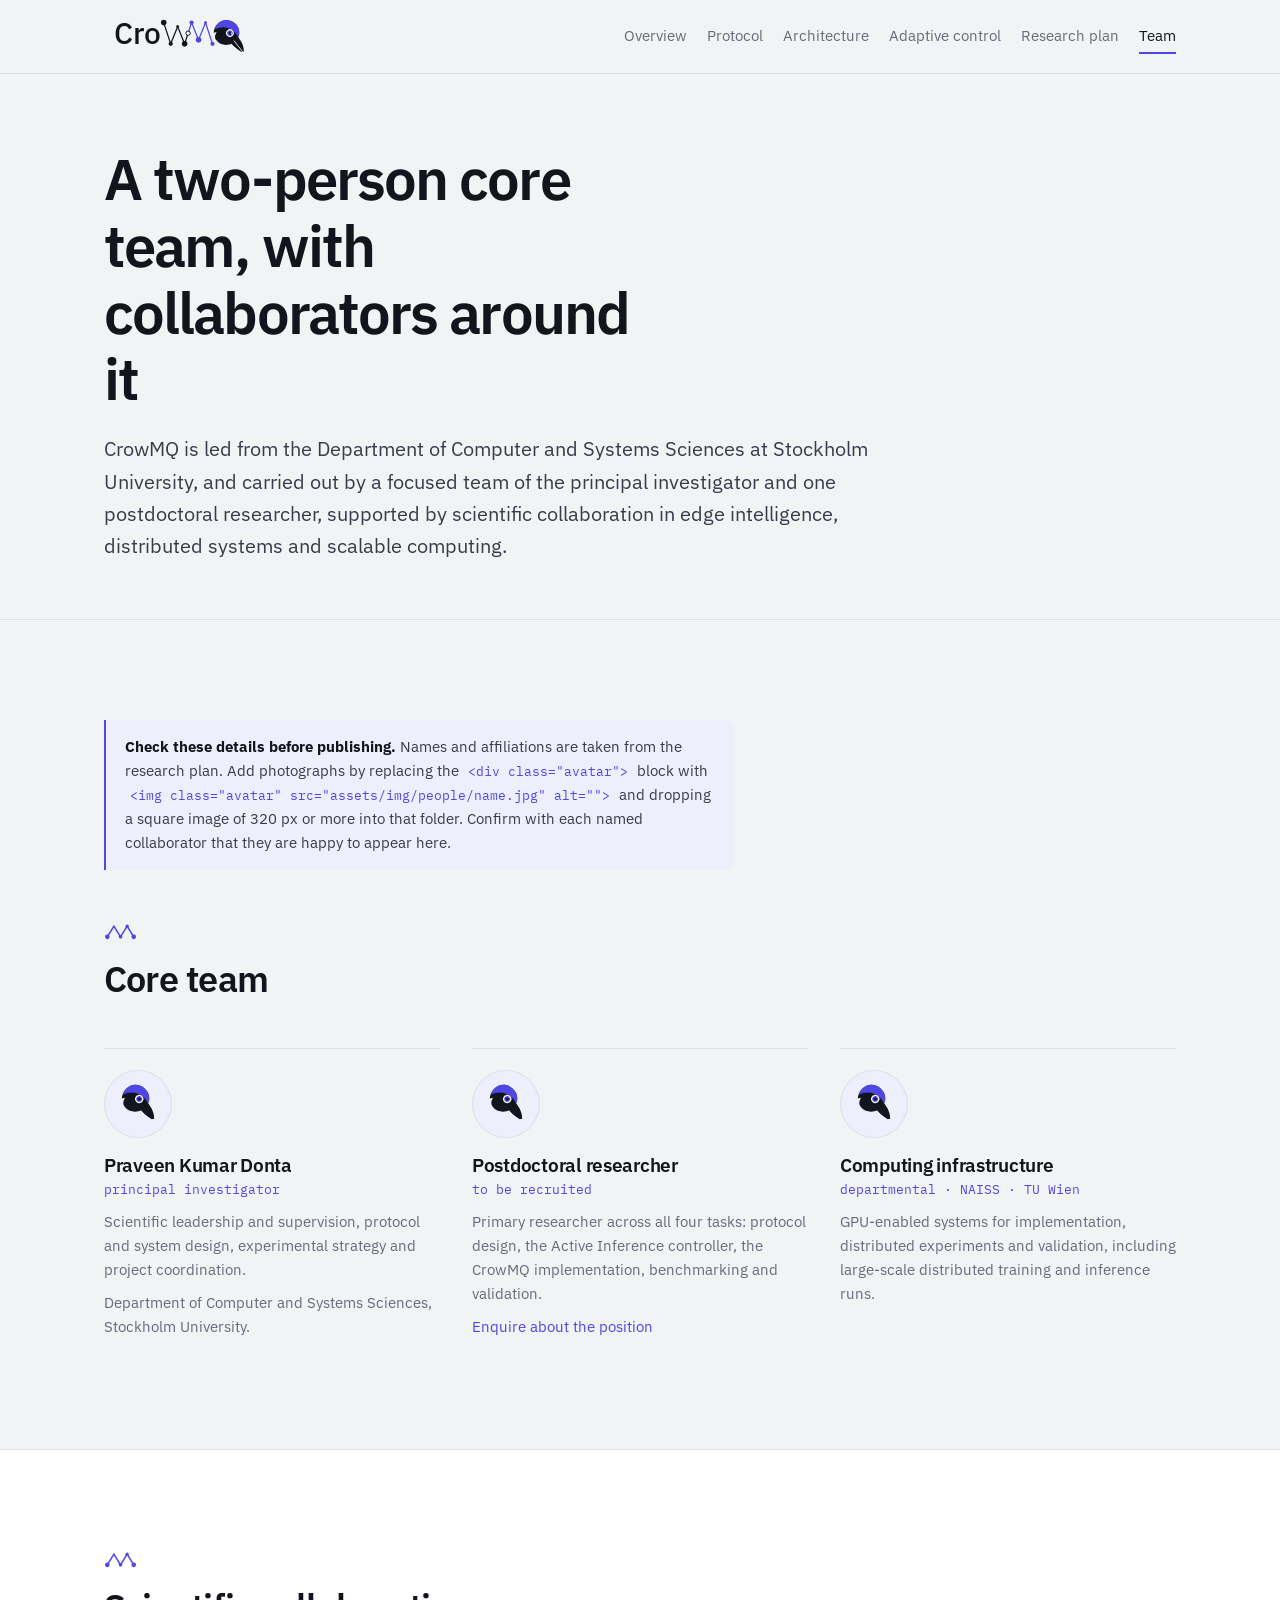
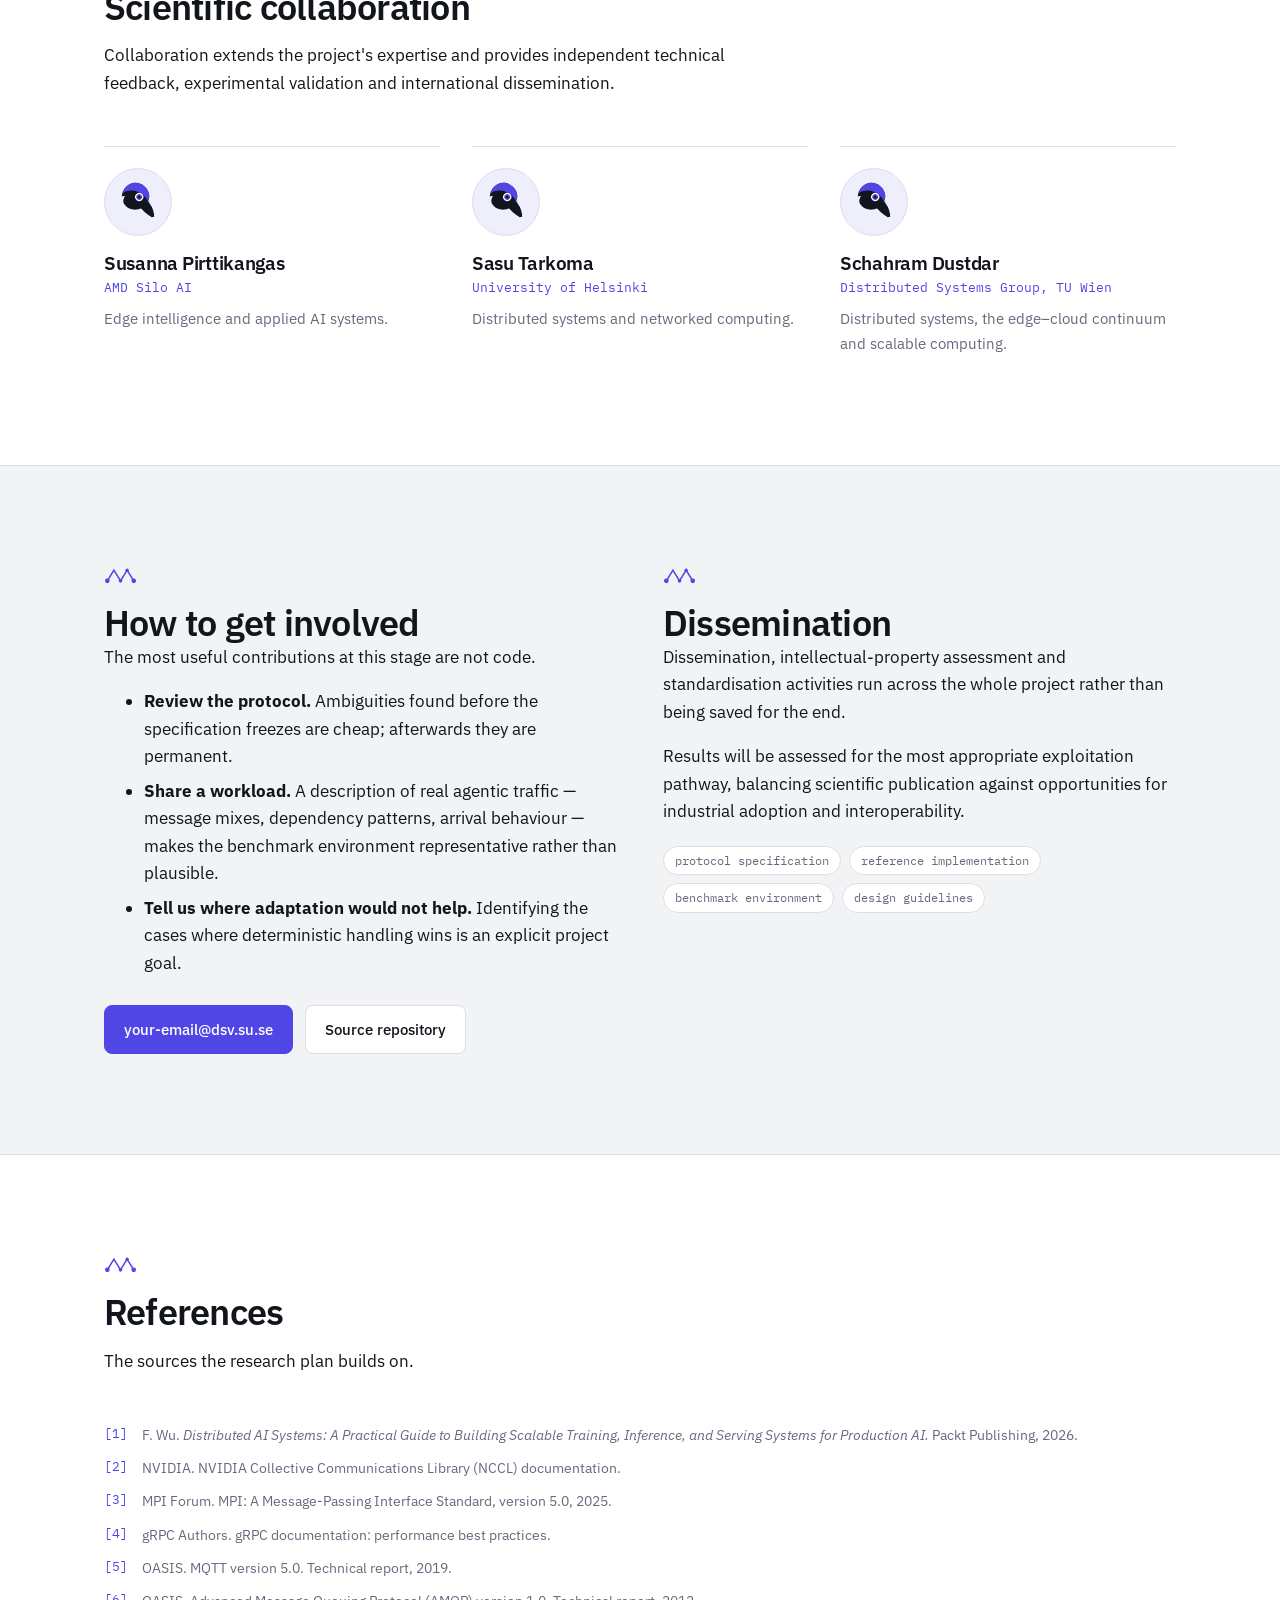
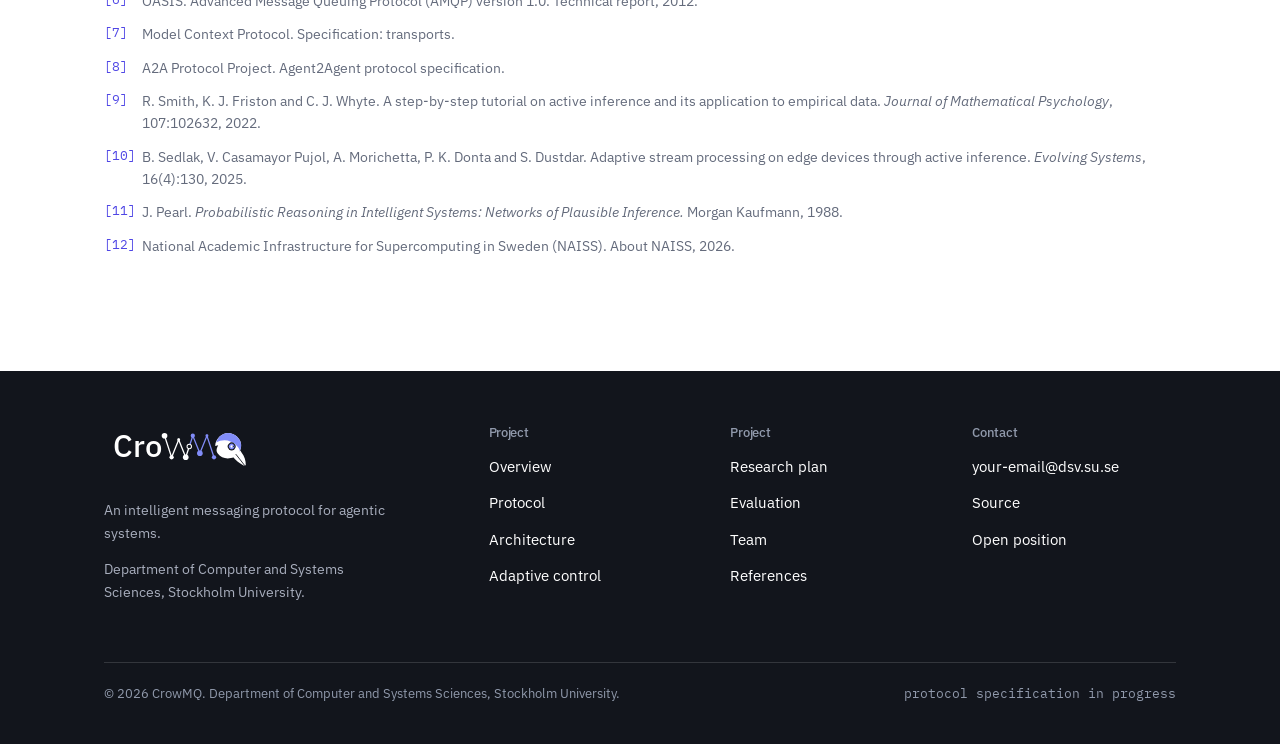
<file: team.html>
<!doctype html>
<html lang="en">
<head>
<meta charset="utf-8">
<meta name="viewport" content="width=device-width, initial-scale=1">
<title>Team — CrowMQ</title>
<meta name="description" content="The CrowMQ team at Stockholm University, scientific collaborators, computing infrastructure and references.">
<meta name="theme-color" content="#F2F3F5">
<link rel="icon" href="assets/img/favicon.svg" type="image/svg+xml">
<link rel="canonical" href="https://your-username.github.io/crowmq-site/team.html">
<meta property="og:type" content="website">
<meta property="og:title" content="Team — CrowMQ">
<meta property="og:description" content="The CrowMQ team at Stockholm University, scientific collaborators, computing infrastructure and references.">
<meta property="og:image" content="https://your-username.github.io/crowmq-site/assets/img/og-image.png">
<meta property="og:url" content="https://your-username.github.io/crowmq-site/team.html">
<meta name="twitter:card" content="summary_large_image">
<link rel="preconnect" href="https://fonts.googleapis.com">
<link rel="preconnect" href="https://fonts.gstatic.com" crossorigin>
<link href="https://fonts.googleapis.com/css2?family=IBM+Plex+Mono:wght@400;500&amp;family=IBM+Plex+Sans:wght@400;500;600&amp;display=swap" rel="stylesheet">
<style>
/* CrowMQ — site styles.
   Edit this file, then run `python3 tools/build.py` to regenerate the pages.
   Palette follows crowmq-brand-notes.md: ink #12151C, accent #4F46E5,
   counter #FFFFFF, with #818CF8 as the accent tint on dark surfaces. */

:root {
  --paper:      #F2F3F5;
  --surface:    #FFFFFF;
  --ink:        #12151C;
  --ink-soft:   #363C4B;
  --muted:      #646B7C;
  --line:       #DCDFE6;
  --line-soft:  #E8EAEF;
  --accent:     #4F46E5;
  --halo:       #818CF8;
  --wash:       #EEEEFC;

  --sans: "IBM Plex Sans", ui-sans-serif, system-ui, -apple-system, "Segoe UI", sans-serif;
  --mono: "IBM Plex Mono", ui-monospace, SFMono-Regular, Menlo, Consolas, monospace;

  --wrap: 1120px;
  --gut: 24px;
  --band: 100px;
}

* { box-sizing: border-box; }

html { -webkit-text-size-adjust: 100%; scroll-behavior: smooth; }
@media (prefers-reduced-motion: reduce) { html { scroll-behavior: auto; } }

body {
  margin: 0;
  background: var(--paper);
  color: var(--ink);
  font-family: var(--sans);
  font-size: 17px;
  line-height: 1.62;
  -webkit-font-smoothing: antialiased;
}

img, svg { max-width: 100%; }

a { color: var(--accent); text-decoration: none; }
a:hover { text-decoration: underline; text-underline-offset: 3px; }

:focus-visible { outline: 2px solid var(--accent); outline-offset: 3px; border-radius: 2px; }

h1, h2, h3, h4 { margin: 0; font-weight: 600; letter-spacing: -0.021em; line-height: 1.16; }
h1 { font-size: clamp(2.3rem, 5vw, 3.6rem); letter-spacing: -0.033em; }
h2 { font-size: clamp(1.65rem, 3vw, 2.25rem); }
h3 { font-size: 1.19rem; letter-spacing: -0.014em; }
h4 { font-size: 1rem; }
p  { margin: 0 0 1em; max-width: 70ch; }
ul, ol { max-width: 70ch; }
li { margin-bottom: 7px; }

.wrap { max-width: var(--wrap); margin: 0 auto; padding: 0 var(--gut); }
.muted { color: var(--muted); }
.lede { font-size: 1.19rem; color: var(--ink-soft); max-width: 64ch; }
.small { font-size: 0.875rem; }
.mono { font-family: var(--mono); }

/* ---------- navigation ---------- */

.nav {
  position: sticky; top: 0; z-index: 50;
  background: rgba(242, 243, 245, 0.88);
  backdrop-filter: blur(10px);
  border-bottom: 1px solid var(--line);
}
.nav-in {
  max-width: var(--wrap); margin: 0 auto; padding: 12px var(--gut);
  display: flex; align-items: center; gap: 26px;
}
.brand { display: inline-flex; align-items: center; }
.brand:hover { text-decoration: none; }
.brand svg { width: 146px; height: auto; display: block; }

.nav-links { display: flex; gap: 20px; margin-left: auto; align-items: center; }
.nav-links a {
  color: var(--muted); font-size: 0.93rem; padding: 4px 0;
  border-bottom: 2px solid transparent;
}
.nav-links a:hover { color: var(--ink); text-decoration: none; }
.nav-links a.on { color: var(--ink); border-bottom-color: var(--accent); }

.nav-toggle {
  display: none; margin-left: auto; background: var(--surface);
  border: 1px solid var(--line); color: var(--ink); border-radius: 8px;
  padding: 7px 11px; font: inherit; font-size: 0.9rem; cursor: pointer;
}

/* ---------- buttons ---------- */

.btn {
  display: inline-flex; align-items: center; gap: 9px;
  padding: 11px 19px; border-radius: 8px; font-size: 0.96rem; font-weight: 500;
  border: 1px solid var(--line); color: var(--ink); background: var(--surface);
  cursor: pointer; font-family: inherit;
  transition: border-color .15s ease, background-color .15s ease;
}
.btn:hover { text-decoration: none; border-color: #C3C8D2; }
.btn-primary { background: var(--accent); border-color: var(--accent); color: #fff; }
.btn-primary:hover { background: #4038CE; border-color: #4038CE; }
.btn-row { display: flex; flex-wrap: wrap; gap: 12px; margin-top: 28px; }

/* ---------- bands ---------- */

.band { padding: var(--band) 0; border-top: 1px solid var(--line); }
.band-alt { background: var(--surface); }
.band-ink { background: var(--ink); color: #fff; border-top: none; }
.band-ink h2, .band-ink h3, .band-ink h4 { color: #fff; }
.band-ink .lede, .band-ink p { color: #C7CBD6; }
.band-ink a { color: var(--halo); }
.band-ink .btn { background: transparent; border-color: rgba(255,255,255,.22); color: #fff; }
.band-ink .btn:hover { border-color: rgba(255,255,255,.45); }
.band-ink .btn-primary { background: var(--halo); border-color: var(--halo); color: var(--ink); }
.band-ink .btn-primary:hover { background: #9AA3F8; border-color: #9AA3F8; }
.band-ink .tick path { stroke: var(--halo); }
.band-ink .tick circle { fill: var(--halo); }

.band-head { max-width: 64ch; margin-bottom: 48px; }
.band-head h2 { margin-bottom: 15px; }
.band-head p:last-child { margin-bottom: 0; }

/* section marker: a fragment of the wordmark's network ligature */
.tick { display: block; width: 38px; height: auto; margin-bottom: 18px; }
.tick path { stroke: var(--accent); fill: none; stroke-width: 1.9; }
.tick circle { fill: var(--accent); }

/* ---------- hero ---------- */

.hero { padding: 72px 0 80px; }
.hero-grid { display: grid; grid-template-columns: 1.06fr 0.94fr; gap: 54px; align-items: center; }
.hero h1 { margin-bottom: 20px; }
.hero .lede { font-size: 1.25rem; }
.hero-facts {
  display: flex; flex-wrap: wrap; gap: 10px 24px; margin-top: 34px;
  padding-top: 20px; border-top: 1px solid var(--line);
  font-family: var(--mono); font-size: 0.8rem; color: var(--muted);
}
.hero-facts span { display: inline-flex; align-items: center; gap: 8px; }
.hero-facts i { width: 5px; height: 5px; border-radius: 50%; background: var(--accent); font-style: normal; }

/* ---------- feature blocks ---------- */

.cols { display: grid; gap: 38px 42px; }
.cols-2 { grid-template-columns: repeat(2, 1fr); }
.cols-3 { grid-template-columns: repeat(3, 1fr); }
.cols-4 { grid-template-columns: repeat(4, 1fr); }

.feat { border-top: 1px solid var(--line); padding-top: 19px; }
.band-ink .feat { border-top-color: rgba(255,255,255,.18); }
.feat h3 { margin-bottom: 9px; }
.feat p { color: var(--muted); font-size: 0.96rem; margin-bottom: 0; }
.band-ink .feat p { color: #A8AEBD; }
.feat-key { font-family: var(--mono); font-size: 0.77rem; color: var(--accent); display: block; margin-bottom: 13px; }
.band-ink .feat-key { color: var(--halo); }

/* ---------- panels ---------- */

.panel { background: var(--surface); border: 1px solid var(--line); border-radius: 14px; padding: 26px; }
.band-alt .panel { background: var(--paper); }
.band-ink .panel { background: #1A1E28; border-color: rgba(255,255,255,.14); }
.panel-title { font-family: var(--mono); font-size: 0.79rem; color: var(--muted); margin-bottom: 16px; }
.panel-cap { font-size: 0.83rem; color: var(--muted); margin: 18px 0 0; max-width: none; }
.band-ink .panel-title, .band-ink .panel-cap { color: #9099AB; }

/* ---------- code ---------- */

.code { position: relative; background: var(--ink); border-radius: 10px; margin: 0 0 20px; }
.code pre {
  margin: 0; padding: 17px 19px; overflow-x: auto;
  font-family: var(--mono); font-size: 0.85rem; line-height: 1.75; color: #D5D9E3;
}
.code .cm { color: #7B8496; }
.code .st { color: #A5B4FC; }
.code .kw { color: #C4B5FD; }
.copy {
  position: absolute; top: 9px; right: 9px; opacity: 0;
  background: rgba(255,255,255,.1); border: 1px solid rgba(255,255,255,.18); color: #C7CBD6;
  font: inherit; font-size: 0.73rem; font-family: var(--mono);
  padding: 4px 9px; border-radius: 6px; cursor: pointer; transition: opacity .15s ease;
}
.code:hover .copy, .copy:focus-visible { opacity: 1; }

/* ---------- steps ---------- */

.steps { list-style: none; margin: 0; padding: 0; counter-reset: s; max-width: none; }
.steps > li {
  counter-increment: s; position: relative;
  padding: 0 0 32px 58px; border-left: 1px solid var(--line); margin-left: 16px;
}
.steps > li:last-child { border-left-color: transparent; padding-bottom: 0; }
.steps > li::before {
  content: counter(s); position: absolute; left: -16px; top: -3px;
  width: 32px; height: 32px; border-radius: 50%;
  background: var(--surface); border: 1px solid var(--line); color: var(--accent);
  font-family: var(--mono); font-size: 0.82rem;
  display: grid; place-items: center;
}
.band-alt .steps > li::before { background: var(--paper); }
.steps h3 { margin-bottom: 7px; }
.steps p { color: var(--muted); }

/* ---------- tables ---------- */

.tbl-wrap { overflow-x: auto; border: 1px solid var(--line); border-radius: 14px; background: var(--surface); }
.band-alt .tbl-wrap { background: var(--paper); }
table { border-collapse: collapse; width: 100%; font-size: 0.9rem; min-width: 620px; }
th, td { text-align: left; padding: 13px 18px; border-bottom: 1px solid var(--line-soft); vertical-align: top; }
th { font-weight: 600; font-size: 0.79rem; color: var(--muted); background: var(--paper); border-bottom-color: var(--line); }
.band-alt th { background: var(--surface); }
tr:last-child td { border-bottom: none; }
td .id { font-family: var(--mono); color: var(--accent); font-weight: 500; }
code { font-family: var(--mono); font-size: 0.87em; color: var(--accent); background: var(--wash); padding: 1px 5px; border-radius: 4px; }
.code code, pre code { background: none; padding: 0; color: inherit; }

/* ---------- people ---------- */

.people { display: grid; grid-template-columns: repeat(3, 1fr); gap: 32px; }
.person { border-top: 1px solid var(--line); padding-top: 21px; }
.avatar {
  width: 68px; height: 68px; border-radius: 50%; margin-bottom: 16px;
  background: var(--wash); border: 1px solid var(--line);
  display: grid; place-items: center; overflow: hidden; object-fit: cover;
}
.avatar svg { width: 42px; height: auto; }
.person h3 { margin-bottom: 3px; }
.person .role { color: var(--accent); font-size: 0.84rem; font-family: var(--mono); margin-bottom: 9px; }
.person p { color: var(--muted); font-size: 0.93rem; margin-bottom: 9px; }

/* ---------- misc ---------- */

.note {
  border-left: 2px solid var(--accent); background: var(--wash);
  padding: 15px 19px; border-radius: 0 8px 8px 0; font-size: 0.93rem; color: var(--ink-soft);
}
.note strong { color: var(--ink); }

.tags { display: flex; flex-wrap: wrap; gap: 8px; margin: 0 0 8px; padding: 0; list-style: none; }
.tags li { font-family: var(--mono); font-size: 0.76rem; color: var(--muted); border: 1px solid var(--line); border-radius: 999px; padding: 4px 11px; margin: 0; background: var(--surface); }
.band-ink .tags li { background: transparent; border-color: rgba(255,255,255,.2); color: #A8AEBD; }

.split { display: grid; grid-template-columns: 1fr 1fr; gap: 46px; align-items: start; }
.split-wide { grid-template-columns: 1.25fr 0.75fr; }

.deflist { margin: 0; max-width: 64ch; }
.deflist dt { font-weight: 600; margin-top: 17px; }
.deflist dt:first-child { margin-top: 0; }
.deflist dd { margin: 5px 0 0; color: var(--muted); font-size: 0.95rem; }
.band-ink .deflist dd { color: #A8AEBD; }

.refs { font-size: 0.86rem; color: var(--muted); max-width: none; padding-left: 0; list-style: none; counter-reset: r; }
.refs li { counter-increment: r; padding-left: 38px; position: relative; margin-bottom: 11px; }
.refs li::before {
  content: "[" counter(r) "]"; position: absolute; left: 0; top: 0;
  font-family: var(--mono); font-size: 0.8rem; color: var(--accent);
}

/* ---------- footer ---------- */

.foot { background: var(--ink); color: #fff; padding: 54px 0 40px; }
.foot .brand svg { width: 148px; }
.foot h4 { font-size: 0.81rem; color: #9099AB; font-weight: 500; margin-bottom: 13px; }
.foot-grid { display: grid; grid-template-columns: 1.7fr 1fr 1fr 1fr; gap: 38px; }
.foot ul { list-style: none; margin: 0; padding: 0; }
.foot li { margin-bottom: 9px; }
.foot li a, .foot p a { color: #fff; font-size: 0.93rem; }
.foot p { color: #A8AEBD; }
.foot-note {
  margin-top: 44px; padding-top: 20px; border-top: 1px solid rgba(255,255,255,.14);
  display: flex; flex-wrap: wrap; gap: 12px 26px; justify-content: space-between;
  color: #9099AB; font-size: 0.84rem;
}

/* ---------- figures: shared ---------- */

.fig { width: 100%; height: auto; display: block; }
.fig .box { fill: var(--surface); stroke: var(--line); stroke-width: 1.2; }
.band-alt .fig .box { fill: var(--paper); }
.fig .box-accent { fill: var(--wash); stroke: var(--accent); stroke-width: 1.2; }
.fig .group { fill: none; stroke: var(--line); stroke-width: 1.2; stroke-dasharray: 5 4; }
.fig .group-accent { fill: none; stroke: var(--halo); stroke-width: 1.3; stroke-dasharray: 6 5; }
.fig .t { font-family: var(--sans); font-size: 12.5px; fill: var(--ink); font-weight: 500; }
.fig .t-lg { font-family: var(--sans); font-size: 14px; fill: var(--ink); font-weight: 600; }
.fig .t-sm { font-family: var(--mono); font-size: 9.5px; fill: var(--muted); }
.fig .t-key { font-family: var(--mono); font-size: 9.5px; fill: var(--accent); }
.fig .wire { fill: none; stroke: #B9BFCB; stroke-width: 1.2; }
.fig .wire-accent { fill: none; stroke: var(--accent); stroke-width: 1.4; }
.fig .axis { stroke: #AEB5C2; stroke-width: 1; }
.fig .grid { stroke: var(--line); stroke-width: 1; }

/* figure 1 */
.f1-gap { fill: var(--accent); opacity: 0; animation: gapIn 1.1s ease 1.4s forwards; }
.f1-fit-m { fill: none; stroke: var(--accent); stroke-width: 2.2; stroke-dasharray: 1000; stroke-dashoffset: 1000; animation: draw 1.7s ease forwards; }
.f1-fit-h { fill: none; stroke: #7A8394; stroke-width: 2; stroke-dasharray: 7 5; opacity: 0; animation: fadeIn 1s ease .7s forwards; }
.f1-pt { opacity: 0; animation: fadeIn .6s ease forwards; }
.f1-lab { font-family: var(--mono); font-size: 9.5px; opacity: 0; animation: fadeIn .6s ease 1.9s forwards; }
@keyframes draw { to { stroke-dashoffset: 0; } }
@keyframes fadeIn { to { opacity: 1; } }
@keyframes gapIn { to { opacity: .08; } }

/* figures 2 and 3 */
.pulse { fill: var(--accent); }
.pulse-halo { fill: var(--halo); }
.f2-msg { animation: f2msg 8s linear infinite; }
@keyframes f2msg {
  0%   { transform: translate(78px,  300px); opacity: 0; }
  5%   { opacity: 1; }
  18%  { transform: translate(200px, 300px); }
  34%  { transform: translate(336px, 300px); }
  50%  { transform: translate(452px, 300px); }
  64%  { transform: translate(568px, 300px); }
  78%  { transform: translate(676px, 300px); }
  92%  { transform: translate(812px, 300px); opacity: 1; }
  100% { transform: translate(944px, 300px); opacity: 0; }
}
.f2-ctrl { animation: f2ctrl 8s ease-in-out infinite; }
@keyframes f2ctrl {
  0%, 14%  { transform: translate(358px, 150px); opacity: 0; }
  20%      { opacity: 1; }
  36%      { transform: translate(508px, 150px); opacity: 1; }
  52%      { transform: translate(650px, 150px); opacity: 1; }
  68%      { transform: translate(505px, 214px); opacity: 1; }
  82%,100% { transform: translate(452px, 258px); opacity: 0; }
}
.f3-orbit { transform-origin: 450px 236px; animation: spin 10s linear infinite; }
.f3-orbit > .pulse { transform-origin: 450px 236px; animation: counterspin 10s linear infinite; }
@keyframes spin { to { transform: rotate(360deg); } }
@keyframes counterspin { to { transform: rotate(-360deg); } }

/* figure 4 */
.f4-bar { transform-origin: left center; transform: scaleX(0); animation: grow .85s cubic-bezier(.2,.7,.3,1) forwards; }
@keyframes grow { to { transform: scaleX(1); } }

/* ---------- animated network ligature ---------- */

.hero-art { display: grid; place-items: center; }
.ligature { width: 100%; max-width: 420px; height: auto; display: block; }
.lig-wire-ink { fill: none; stroke: var(--ink); stroke-width: 1.9; }
.lig-wire-accent { fill: none; stroke: var(--accent); stroke-width: 1.9; }
.lig-node-ink { fill: var(--ink); }
.lig-node-accent { fill: var(--accent); }
.lig-hollow { fill: var(--surface); stroke: var(--ink); stroke-width: 1.5; }
.lig-glow { stroke: var(--halo); stroke-linecap: round; fill: none; opacity: 0; animation: chan 3.6s ease-in-out infinite; }
.lig-packet { fill: var(--halo); opacity: 0; animation: chan 3.6s ease-in-out infinite; }
.lig-halo { fill: var(--halo); opacity: 0; animation: haloPulse 3.6s ease-in-out infinite; transform-box: fill-box; transform-origin: center; }
@keyframes chan { 0%, 100% { opacity: 0; } 45%, 55% { opacity: .6; } }
@keyframes haloPulse { 0%, 100% { opacity: 0; transform: scale(1); } 50% { opacity: .4; transform: scale(2.2); } }

@media (prefers-reduced-motion: reduce) {
  .f1-gap { opacity: .08; animation: none; }
  .f1-fit-m { stroke-dashoffset: 0; animation: none; }
  .f1-fit-h, .f1-pt, .f1-lab { opacity: 1; animation: none; }
  .f4-bar { transform: scaleX(1); animation: none; }
  .f2-msg, .f2-ctrl, .f3-orbit, .f3-orbit > .pulse,
  .lig-glow, .lig-packet, .lig-halo { animation: none; }
  .f2-msg { transform: translate(391px, 300px); opacity: 1; }
  .f2-ctrl { transform: translate(508px, 150px); opacity: 1; }
  .lig-glow, .lig-packet { opacity: .45; }
}

/* ---------- responsive ---------- */

@media (max-width: 920px) {
  :root { --band: 72px; }
  .hero-grid, .split, .split-wide, .cols-2, .cols-3, .cols-4 { grid-template-columns: 1fr; }
  .hero-grid { gap: 40px; }
  .people { grid-template-columns: repeat(2, 1fr); }
  .foot-grid { grid-template-columns: 1fr 1fr; }
  .nav-toggle { display: block; }
  .brand svg { width: 128px; }
  .nav-links {
    display: none; position: absolute; left: 0; right: 0; top: 100%;
    flex-direction: column; align-items: flex-start; gap: 0;
    background: var(--surface); border-bottom: 1px solid var(--line); padding: 6px var(--gut) 16px;
  }
  .nav-links.open { display: flex; }
  .nav-links a { padding: 11px 0; width: 100%; border-bottom: 1px solid var(--line-soft); }
}

@media (max-width: 560px) {
  body { font-size: 16px; }
  .people { grid-template-columns: 1fr; }
  .foot-grid { grid-template-columns: 1fr; gap: 26px; }
  .btn { width: 100%; justify-content: center; }
}

</style>
</head>
<body>
<header class="nav">
  <div class="nav-in">
    <a class="brand" href="index.html"><svg viewBox="6 4 220 74" xmlns="http://www.w3.org/2000/svg" role="img" aria-label="CrowMQ"><text x="92" y="52" text-anchor="end" font-family="IBM Plex Sans, sans-serif" font-size="45.5" font-weight="500" fill="#12151C">Cro</text><g transform="translate(96,20)"><path d="M0,0 L10.5,32 L21,6 L31.5,32 L36.75,16" fill="none" stroke="#12151C" stroke-width="1.9"/><path d="M36.75,16 L42,0 L52.5,26 L63,0 L73.5,32" fill="none" stroke="#4F46E5" stroke-width="1.9"/><circle cx="0" cy="0" r="4.2" fill="#12151C"/><circle cx="10.5" cy="32" r="3.2" fill="#12151C"/><circle cx="21" cy="6" r="2.2" fill="#12151C"/><circle cx="31.5" cy="32" r="4.2" fill="#12151C"/><circle cx="42" cy="0" r="3.2" fill="#4F46E5"/><circle cx="52.5" cy="26" r="4.2" fill="#4F46E5"/><circle cx="63" cy="0" r="2.2" fill="#4F46E5"/><circle cx="73.5" cy="32" r="3.2" fill="#4F46E5"/><circle cx="36.75" cy="16" r="3.3" fill="#FFFFFF" stroke="#12151C" stroke-width="1.5"/></g><g transform="translate(191,37.9) rotate(45) scale(0.48)"><path d="M32,-18 C26,-36 10,-44 -6,-43 C-28,-42 -44,-26 -44,-4 C-44,8 -40,18 -33,25 L-28,17 C-24,29 -20,35 -10,36 C8,39 26,26 32,8 C34,0 34,-10 32,-18 Z" fill="#12151C"/><path d="M32,-18 C26,-36 10,-44 -6,-43 C-28,-42 -44,-26 -44,-4 C-43,4 -41,10 -38,15 C-34,0 -24,-12 -8,-19 C6,-25 24,-24 32,-18 Z" fill="#4F46E5"/><path d="M32,-20 L40,-18 C54,-16 66,-10 76,0 L72,6 C56,10 42,11 30,10 C30,0 31,-10 32,-20 Z" fill="#12151C"/><path d="M31,-2 C45,0 60,1 73,3" fill="none" stroke="#FFFFFF" stroke-width="2.5" stroke-linecap="round"/><circle cx="4" cy="-10" r="12" fill="#FFFFFF"/><circle cx="4" cy="-10" r="8.5" fill="#4F46E5"/><circle cx="4" cy="-10" r="3.8" fill="#12151C"/><circle cx="7.5" cy="-13.5" r="1.8" fill="#FFFFFF"/></g></svg></a>
    <button class="nav-toggle" aria-expanded="false" aria-controls="nav-links">Menu</button>
    <nav class="nav-links" id="nav-links"><a href="index.html">Overview</a><a href="protocol.html">Protocol</a><a href="architecture.html">Architecture</a><a href="adaptive.html">Adaptive control</a><a href="plan.html">Research plan</a><a href="team.html" class="on">Team</a></nav>
  </div>
</header>
<main>
<section class="hero" style="padding-bottom:36px">
  <div class="wrap">
    <h1 style="max-width:16ch">A two-person core team, with collaborators around it</h1>
    <p class="lede">CrowMQ is led from the Department of Computer and Systems Sciences at Stockholm
    University, and carried out by a focused team of the principal investigator and one
    postdoctoral researcher, supported by scientific collaboration in edge intelligence,
    distributed systems and scalable computing.</p>
  </div>
</section>

<section class="band">
  <div class="wrap">
    <p class="note" style="margin-bottom:52px"><strong>Check these details before publishing.</strong>
    Names and affiliations are taken from the research plan. Add photographs by replacing the
    <code>&lt;div class="avatar"&gt;</code> block with
    <code>&lt;img class="avatar" src="assets/img/people/name.jpg" alt=""&gt;</code> and dropping a
    square image of 320&nbsp;px or more into that folder. Confirm with each named collaborator
    that they are happy to appear here.</p>

    <div class="band-head">
      <svg class="tick" viewBox="0 0 46 22" xmlns="http://www.w3.org/2000/svg" aria-hidden="true"><path d="M4,18 L12,5 L20,18 L28,5 L36,18" stroke-linecap="round"/><circle cx="4" cy="18" r="2.8"/><circle cx="20" cy="18" r="2.2"/><circle cx="36" cy="18" r="2.8"/><circle cx="28" cy="5" r="2"/></svg>
      <h2>Core team</h2>
    </div>
    <div class="people">
      <!-- Swap for a photo: <img class="avatar" src="assets/img/people/praveen.jpg" alt=""> -->
      <div class="person">
        <div class="avatar"><svg viewBox="0 0 64 64" xmlns="http://www.w3.org/2000/svg" role="img" aria-label="CrowMQ"><g transform="translate(28.7,26.6) rotate(45) scale(0.52)"><path d="M32,-18 C26,-36 10,-44 -6,-43 C-28,-42 -44,-26 -44,-4 C-44,8 -40,18 -33,25 L-28,17 C-24,29 -20,35 -10,36 C8,39 26,26 32,8 C34,0 34,-10 32,-18 Z" fill="#12151C"/><path d="M32,-18 C26,-36 10,-44 -6,-43 C-28,-42 -44,-26 -44,-4 C-43,4 -41,10 -38,15 C-34,0 -24,-12 -8,-19 C6,-25 24,-24 32,-18 Z" fill="#4F46E5"/><path d="M32,-20 L40,-18 C54,-16 66,-10 76,0 L72,6 C56,10 42,11 30,10 C30,0 31,-10 32,-20 Z" fill="#12151C"/><circle cx="4" cy="-10" r="12" fill="#FFFFFF"/><circle cx="4" cy="-10" r="8.5" fill="#4F46E5"/><circle cx="4" cy="-10" r="4.4" fill="#12151C"/></g></svg></div>
        <h3>Praveen Kumar Donta</h3>
        <p class="role">principal investigator</p>
        <p>Scientific leadership and supervision, protocol and system design, experimental strategy
        and project coordination.</p>
        <p>Department of Computer and Systems Sciences, Stockholm University.</p>
      </div>
      <div class="person" id="position">
        <div class="avatar"><svg viewBox="0 0 64 64" xmlns="http://www.w3.org/2000/svg" role="img" aria-label="CrowMQ"><g transform="translate(28.7,26.6) rotate(45) scale(0.52)"><path d="M32,-18 C26,-36 10,-44 -6,-43 C-28,-42 -44,-26 -44,-4 C-44,8 -40,18 -33,25 L-28,17 C-24,29 -20,35 -10,36 C8,39 26,26 32,8 C34,0 34,-10 32,-18 Z" fill="#12151C"/><path d="M32,-18 C26,-36 10,-44 -6,-43 C-28,-42 -44,-26 -44,-4 C-43,4 -41,10 -38,15 C-34,0 -24,-12 -8,-19 C6,-25 24,-24 32,-18 Z" fill="#4F46E5"/><path d="M32,-20 L40,-18 C54,-16 66,-10 76,0 L72,6 C56,10 42,11 30,10 C30,0 31,-10 32,-20 Z" fill="#12151C"/><circle cx="4" cy="-10" r="12" fill="#FFFFFF"/><circle cx="4" cy="-10" r="8.5" fill="#4F46E5"/><circle cx="4" cy="-10" r="4.4" fill="#12151C"/></g></svg></div>
        <h3>Postdoctoral researcher</h3>
        <p class="role">to be recruited</p>
        <p>Primary researcher across all four tasks: protocol design, the Active Inference
        controller, the CrowMQ implementation, benchmarking and validation.</p>
        <p><a href="mailto:your-email@dsv.su.se">Enquire about the position</a></p>
      </div>
      <div class="person">
        <div class="avatar"><svg viewBox="0 0 64 64" xmlns="http://www.w3.org/2000/svg" role="img" aria-label="CrowMQ"><g transform="translate(28.7,26.6) rotate(45) scale(0.52)"><path d="M32,-18 C26,-36 10,-44 -6,-43 C-28,-42 -44,-26 -44,-4 C-44,8 -40,18 -33,25 L-28,17 C-24,29 -20,35 -10,36 C8,39 26,26 32,8 C34,0 34,-10 32,-18 Z" fill="#12151C"/><path d="M32,-18 C26,-36 10,-44 -6,-43 C-28,-42 -44,-26 -44,-4 C-43,4 -41,10 -38,15 C-34,0 -24,-12 -8,-19 C6,-25 24,-24 32,-18 Z" fill="#4F46E5"/><path d="M32,-20 L40,-18 C54,-16 66,-10 76,0 L72,6 C56,10 42,11 30,10 C30,0 31,-10 32,-20 Z" fill="#12151C"/><circle cx="4" cy="-10" r="12" fill="#FFFFFF"/><circle cx="4" cy="-10" r="8.5" fill="#4F46E5"/><circle cx="4" cy="-10" r="4.4" fill="#12151C"/></g></svg></div>
        <h3>Computing infrastructure</h3>
        <p class="role">departmental · NAISS · TU Wien</p>
        <p>GPU-enabled systems for implementation, distributed experiments and validation,
        including large-scale distributed training and inference runs.</p>
      </div>
    </div>
  </div>
</section>

<section class="band band-alt">
  <div class="wrap">
    <div class="band-head">
      <svg class="tick" viewBox="0 0 46 22" xmlns="http://www.w3.org/2000/svg" aria-hidden="true"><path d="M4,18 L12,5 L20,18 L28,5 L36,18" stroke-linecap="round"/><circle cx="4" cy="18" r="2.8"/><circle cx="20" cy="18" r="2.2"/><circle cx="36" cy="18" r="2.8"/><circle cx="28" cy="5" r="2"/></svg>
      <h2>Scientific collaboration</h2>
      <p>Collaboration extends the project's expertise and provides independent technical feedback,
      experimental validation and international dissemination.</p>
    </div>
    <div class="people">
      <div class="person">
        <div class="avatar"><svg viewBox="0 0 64 64" xmlns="http://www.w3.org/2000/svg" role="img" aria-label="CrowMQ"><g transform="translate(28.7,26.6) rotate(45) scale(0.52)"><path d="M32,-18 C26,-36 10,-44 -6,-43 C-28,-42 -44,-26 -44,-4 C-44,8 -40,18 -33,25 L-28,17 C-24,29 -20,35 -10,36 C8,39 26,26 32,8 C34,0 34,-10 32,-18 Z" fill="#12151C"/><path d="M32,-18 C26,-36 10,-44 -6,-43 C-28,-42 -44,-26 -44,-4 C-43,4 -41,10 -38,15 C-34,0 -24,-12 -8,-19 C6,-25 24,-24 32,-18 Z" fill="#4F46E5"/><path d="M32,-20 L40,-18 C54,-16 66,-10 76,0 L72,6 C56,10 42,11 30,10 C30,0 31,-10 32,-20 Z" fill="#12151C"/><circle cx="4" cy="-10" r="12" fill="#FFFFFF"/><circle cx="4" cy="-10" r="8.5" fill="#4F46E5"/><circle cx="4" cy="-10" r="4.4" fill="#12151C"/></g></svg></div>
        <h3>Susanna Pirttikangas</h3>
        <p class="role">AMD Silo AI</p>
        <p>Edge intelligence and applied AI systems.</p>
      </div>
      <div class="person">
        <div class="avatar"><svg viewBox="0 0 64 64" xmlns="http://www.w3.org/2000/svg" role="img" aria-label="CrowMQ"><g transform="translate(28.7,26.6) rotate(45) scale(0.52)"><path d="M32,-18 C26,-36 10,-44 -6,-43 C-28,-42 -44,-26 -44,-4 C-44,8 -40,18 -33,25 L-28,17 C-24,29 -20,35 -10,36 C8,39 26,26 32,8 C34,0 34,-10 32,-18 Z" fill="#12151C"/><path d="M32,-18 C26,-36 10,-44 -6,-43 C-28,-42 -44,-26 -44,-4 C-43,4 -41,10 -38,15 C-34,0 -24,-12 -8,-19 C6,-25 24,-24 32,-18 Z" fill="#4F46E5"/><path d="M32,-20 L40,-18 C54,-16 66,-10 76,0 L72,6 C56,10 42,11 30,10 C30,0 31,-10 32,-20 Z" fill="#12151C"/><circle cx="4" cy="-10" r="12" fill="#FFFFFF"/><circle cx="4" cy="-10" r="8.5" fill="#4F46E5"/><circle cx="4" cy="-10" r="4.4" fill="#12151C"/></g></svg></div>
        <h3>Sasu Tarkoma</h3>
        <p class="role">University of Helsinki</p>
        <p>Distributed systems and networked computing.</p>
      </div>
      <div class="person">
        <div class="avatar"><svg viewBox="0 0 64 64" xmlns="http://www.w3.org/2000/svg" role="img" aria-label="CrowMQ"><g transform="translate(28.7,26.6) rotate(45) scale(0.52)"><path d="M32,-18 C26,-36 10,-44 -6,-43 C-28,-42 -44,-26 -44,-4 C-44,8 -40,18 -33,25 L-28,17 C-24,29 -20,35 -10,36 C8,39 26,26 32,8 C34,0 34,-10 32,-18 Z" fill="#12151C"/><path d="M32,-18 C26,-36 10,-44 -6,-43 C-28,-42 -44,-26 -44,-4 C-43,4 -41,10 -38,15 C-34,0 -24,-12 -8,-19 C6,-25 24,-24 32,-18 Z" fill="#4F46E5"/><path d="M32,-20 L40,-18 C54,-16 66,-10 76,0 L72,6 C56,10 42,11 30,10 C30,0 31,-10 32,-20 Z" fill="#12151C"/><circle cx="4" cy="-10" r="12" fill="#FFFFFF"/><circle cx="4" cy="-10" r="8.5" fill="#4F46E5"/><circle cx="4" cy="-10" r="4.4" fill="#12151C"/></g></svg></div>
        <h3>Schahram Dustdar</h3>
        <p class="role">Distributed Systems Group, TU Wien</p>
        <p>Distributed systems, the edge–cloud continuum and scalable computing.</p>
      </div>
    </div>
  </div>
</section>

<section class="band">
  <div class="wrap split">
    <div>
      <svg class="tick" viewBox="0 0 46 22" xmlns="http://www.w3.org/2000/svg" aria-hidden="true"><path d="M4,18 L12,5 L20,18 L28,5 L36,18" stroke-linecap="round"/><circle cx="4" cy="18" r="2.8"/><circle cx="20" cy="18" r="2.2"/><circle cx="36" cy="18" r="2.8"/><circle cx="28" cy="5" r="2"/></svg>
      <h2>How to get involved</h2>
      <p>The most useful contributions at this stage are not code.</p>
      <ul>
        <li><strong>Review the protocol.</strong> Ambiguities found before the specification
        freezes are cheap; afterwards they are permanent.</li>
        <li><strong>Share a workload.</strong> A description of real agentic traffic — message
        mixes, dependency patterns, arrival behaviour — makes the benchmark environment
        representative rather than plausible.</li>
        <li><strong>Tell us where adaptation would not help.</strong> Identifying the cases where
        deterministic handling wins is an explicit project goal.</li>
      </ul>
      <div class="btn-row">
        <a class="btn btn-primary" href="mailto:your-email@dsv.su.se">your-email@dsv.su.se</a>
        <a class="btn" href="https://github.com/your-username/crowmq">Source repository</a>
      </div>
    </div>
    <div>
      <svg class="tick" viewBox="0 0 46 22" xmlns="http://www.w3.org/2000/svg" aria-hidden="true"><path d="M4,18 L12,5 L20,18 L28,5 L36,18" stroke-linecap="round"/><circle cx="4" cy="18" r="2.8"/><circle cx="20" cy="18" r="2.2"/><circle cx="36" cy="18" r="2.8"/><circle cx="28" cy="5" r="2"/></svg>
      <h2>Dissemination</h2>
      <p>Dissemination, intellectual-property assessment and standardisation activities run across
      the whole project rather than being saved for the end.</p>
      <p>Results will be assessed for the most appropriate exploitation pathway, balancing
      scientific publication against opportunities for industrial adoption and interoperability.</p>
      <ul class="tags" style="margin-top:20px">
        <li>protocol specification</li>
        <li>reference implementation</li>
        <li>benchmark environment</li>
        <li>design guidelines</li>
      </ul>
    </div>
  </div>
</section>

<section class="band band-alt" id="references">
  <div class="wrap">
    <div class="band-head">
      <svg class="tick" viewBox="0 0 46 22" xmlns="http://www.w3.org/2000/svg" aria-hidden="true"><path d="M4,18 L12,5 L20,18 L28,5 L36,18" stroke-linecap="round"/><circle cx="4" cy="18" r="2.8"/><circle cx="20" cy="18" r="2.2"/><circle cx="36" cy="18" r="2.8"/><circle cx="28" cy="5" r="2"/></svg>
      <h2>References</h2>
      <p>The sources the research plan builds on.</p>
    </div>
    <ol class="refs">
      <li>F. Wu. <em>Distributed AI Systems: A Practical Guide to Building Scalable Training,
      Inference, and Serving Systems for Production AI.</em> Packt Publishing, 2026.</li>
      <li>NVIDIA. NVIDIA Collective Communications Library (NCCL) documentation.</li>
      <li>MPI Forum. MPI: A Message-Passing Interface Standard, version 5.0, 2025.</li>
      <li>gRPC Authors. gRPC documentation: performance best practices.</li>
      <li>OASIS. MQTT version 5.0. Technical report, 2019.</li>
      <li>OASIS. Advanced Message Queuing Protocol (AMQP) version 1.0. Technical report, 2012.</li>
      <li>Model Context Protocol. Specification: transports.</li>
      <li>A2A Protocol Project. Agent2Agent protocol specification.</li>
      <li>R. Smith, K. J. Friston and C. J. Whyte. A step-by-step tutorial on active inference and
      its application to empirical data. <em>Journal of Mathematical Psychology</em>, 107:102632,
      2022.</li>
      <li>B. Sedlak, V. Casamayor Pujol, A. Morichetta, P. K. Donta and S. Dustdar. Adaptive stream
      processing on edge devices through active inference. <em>Evolving Systems</em>, 16(4):130,
      2025.</li>
      <li>J. Pearl. <em>Probabilistic Reasoning in Intelligent Systems: Networks of Plausible
      Inference.</em> Morgan Kaufmann, 1988.</li>
      <li>National Academic Infrastructure for Supercomputing in Sweden (NAISS). About NAISS,
      2026.</li>
    </ol>
  </div>
</section>

</main>
<footer class="foot">
  <div class="wrap">
    <div class="foot-grid">
      <div>
        <a class="brand" href="index.html"><svg viewBox="6 4 220 74" xmlns="http://www.w3.org/2000/svg" role="img" aria-label="CrowMQ"><text x="92" y="52" text-anchor="end" font-family="IBM Plex Sans, sans-serif" font-size="45.5" font-weight="500" fill="#FFFFFF">Cro</text><g transform="translate(96,20)"><path d="M0,0 L10.5,32 L21,6 L31.5,32 L36.75,16" fill="none" stroke="#FFFFFF" stroke-width="1.9"/><path d="M36.75,16 L42,0 L52.5,26 L63,0 L73.5,32" fill="none" stroke="#818CF8" stroke-width="1.9"/><circle cx="0" cy="0" r="4.2" fill="#FFFFFF"/><circle cx="10.5" cy="32" r="3.2" fill="#FFFFFF"/><circle cx="21" cy="6" r="2.2" fill="#FFFFFF"/><circle cx="31.5" cy="32" r="4.2" fill="#FFFFFF"/><circle cx="42" cy="0" r="3.2" fill="#818CF8"/><circle cx="52.5" cy="26" r="4.2" fill="#818CF8"/><circle cx="63" cy="0" r="2.2" fill="#818CF8"/><circle cx="73.5" cy="32" r="3.2" fill="#818CF8"/><circle cx="36.75" cy="16" r="3.3" fill="#12151C" stroke="#FFFFFF" stroke-width="1.5"/></g><g transform="translate(191,37.9) rotate(45) scale(0.48)"><path d="M32,-18 C26,-36 10,-44 -6,-43 C-28,-42 -44,-26 -44,-4 C-44,8 -40,18 -33,25 L-28,17 C-24,29 -20,35 -10,36 C8,39 26,26 32,8 C34,0 34,-10 32,-18 Z" fill="#FFFFFF"/><path d="M32,-18 C26,-36 10,-44 -6,-43 C-28,-42 -44,-26 -44,-4 C-43,4 -41,10 -38,15 C-34,0 -24,-12 -8,-19 C6,-25 24,-24 32,-18 Z" fill="#818CF8"/><path d="M32,-20 L40,-18 C54,-16 66,-10 76,0 L72,6 C56,10 42,11 30,10 C30,0 31,-10 32,-20 Z" fill="#FFFFFF"/><path d="M31,-2 C45,0 60,1 73,3" fill="none" stroke="#12151C" stroke-width="2.5" stroke-linecap="round"/><circle cx="4" cy="-10" r="12" fill="#12151C"/><circle cx="4" cy="-10" r="8.5" fill="#818CF8"/><circle cx="4" cy="-10" r="3.8" fill="#FFFFFF"/><circle cx="7.5" cy="-13.5" r="1.8" fill="#12151C"/></g></svg></a>
        <p class="small" style="margin-top:16px;max-width:36ch">An intelligent messaging protocol for agentic systems.</p>
        <p class="small" style="max-width:36ch">Department of Computer and Systems Sciences, Stockholm University.</p>
      </div>
      <div>
        <h4>Project</h4>
        <ul>
          <li><a href="index.html">Overview</a></li>
          <li><a href="protocol.html">Protocol</a></li>
          <li><a href="architecture.html">Architecture</a></li>
          <li><a href="adaptive.html">Adaptive control</a></li>
        </ul>
      </div>
      <div>
        <h4>Project</h4>
        <ul>
          <li><a href="plan.html">Research plan</a></li>
          <li><a href="plan.html#evaluation">Evaluation</a></li>
          <li><a href="team.html">Team</a></li>
          <li><a href="team.html#references">References</a></li>
        </ul>
      </div>
      <div>
        <h4>Contact</h4>
        <ul>
          <li><a href="mailto:your-email@dsv.su.se">your-email@dsv.su.se</a></li>
          <li><a href="https://github.com/your-username/crowmq">Source</a></li>
          <li><a href="team.html#position">Open position</a></li>
        </ul>
      </div>
    </div>
    <div class="foot-note">
      <span>© 2026 CrowMQ. Department of Computer and Systems Sciences, Stockholm University.</span>
      <span class="mono">protocol specification in progress</span>
    </div>
  </div>
</footer>
<script>
(function () {
  var t = document.querySelector('.nav-toggle');
  var l = document.getElementById('nav-links');
  if (t && l) {
    t.addEventListener('click', function () {
      var open = l.classList.toggle('open');
      t.setAttribute('aria-expanded', open ? 'true' : 'false');
    });
  }
  document.querySelectorAll('.code').forEach(function (block) {
    var b = document.createElement('button');
    b.className = 'copy';
    b.type = 'button';
    b.textContent = 'copy';
    b.addEventListener('click', function () {
      navigator.clipboard.writeText(block.querySelector('pre').innerText).then(function () {
        b.textContent = 'copied';
        setTimeout(function () { b.textContent = 'copy'; }, 1600);
      });
    });
    block.appendChild(b);
  });
})();
</script>
</body>
</html>
</file>
